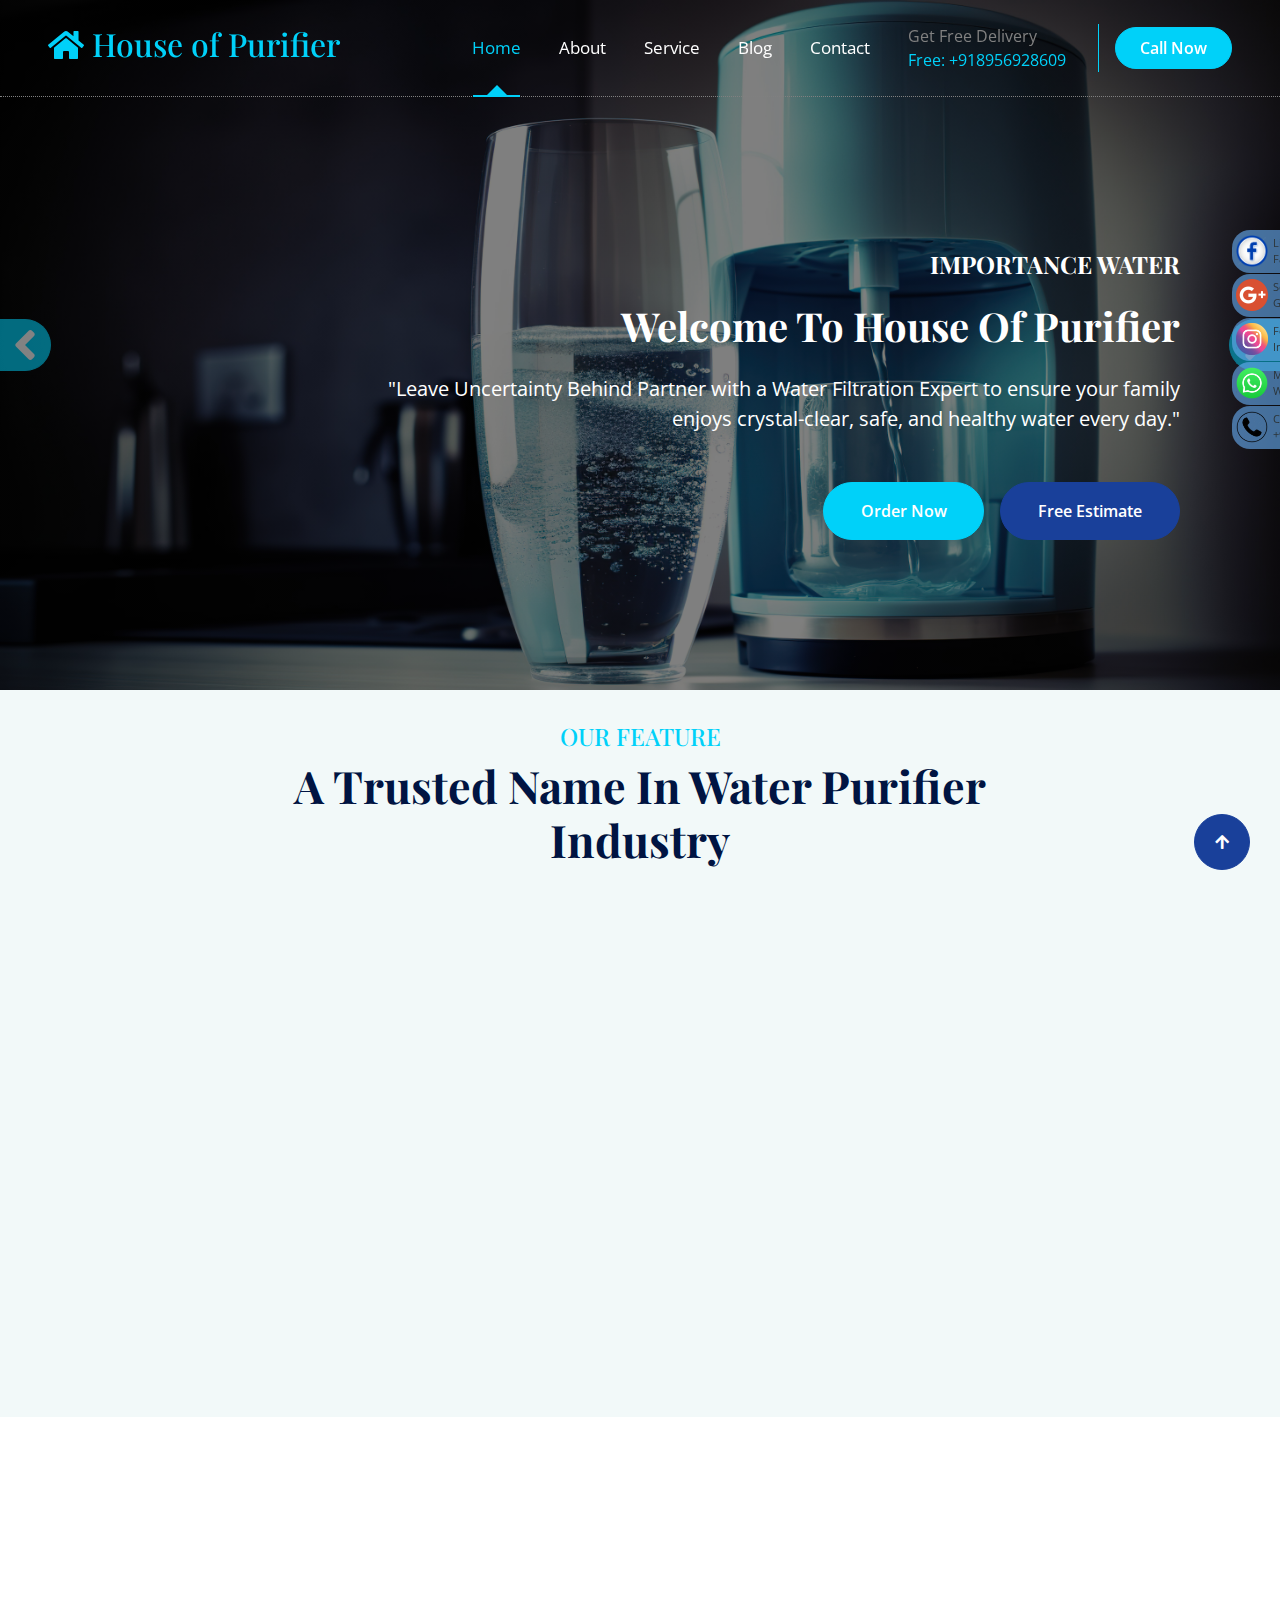
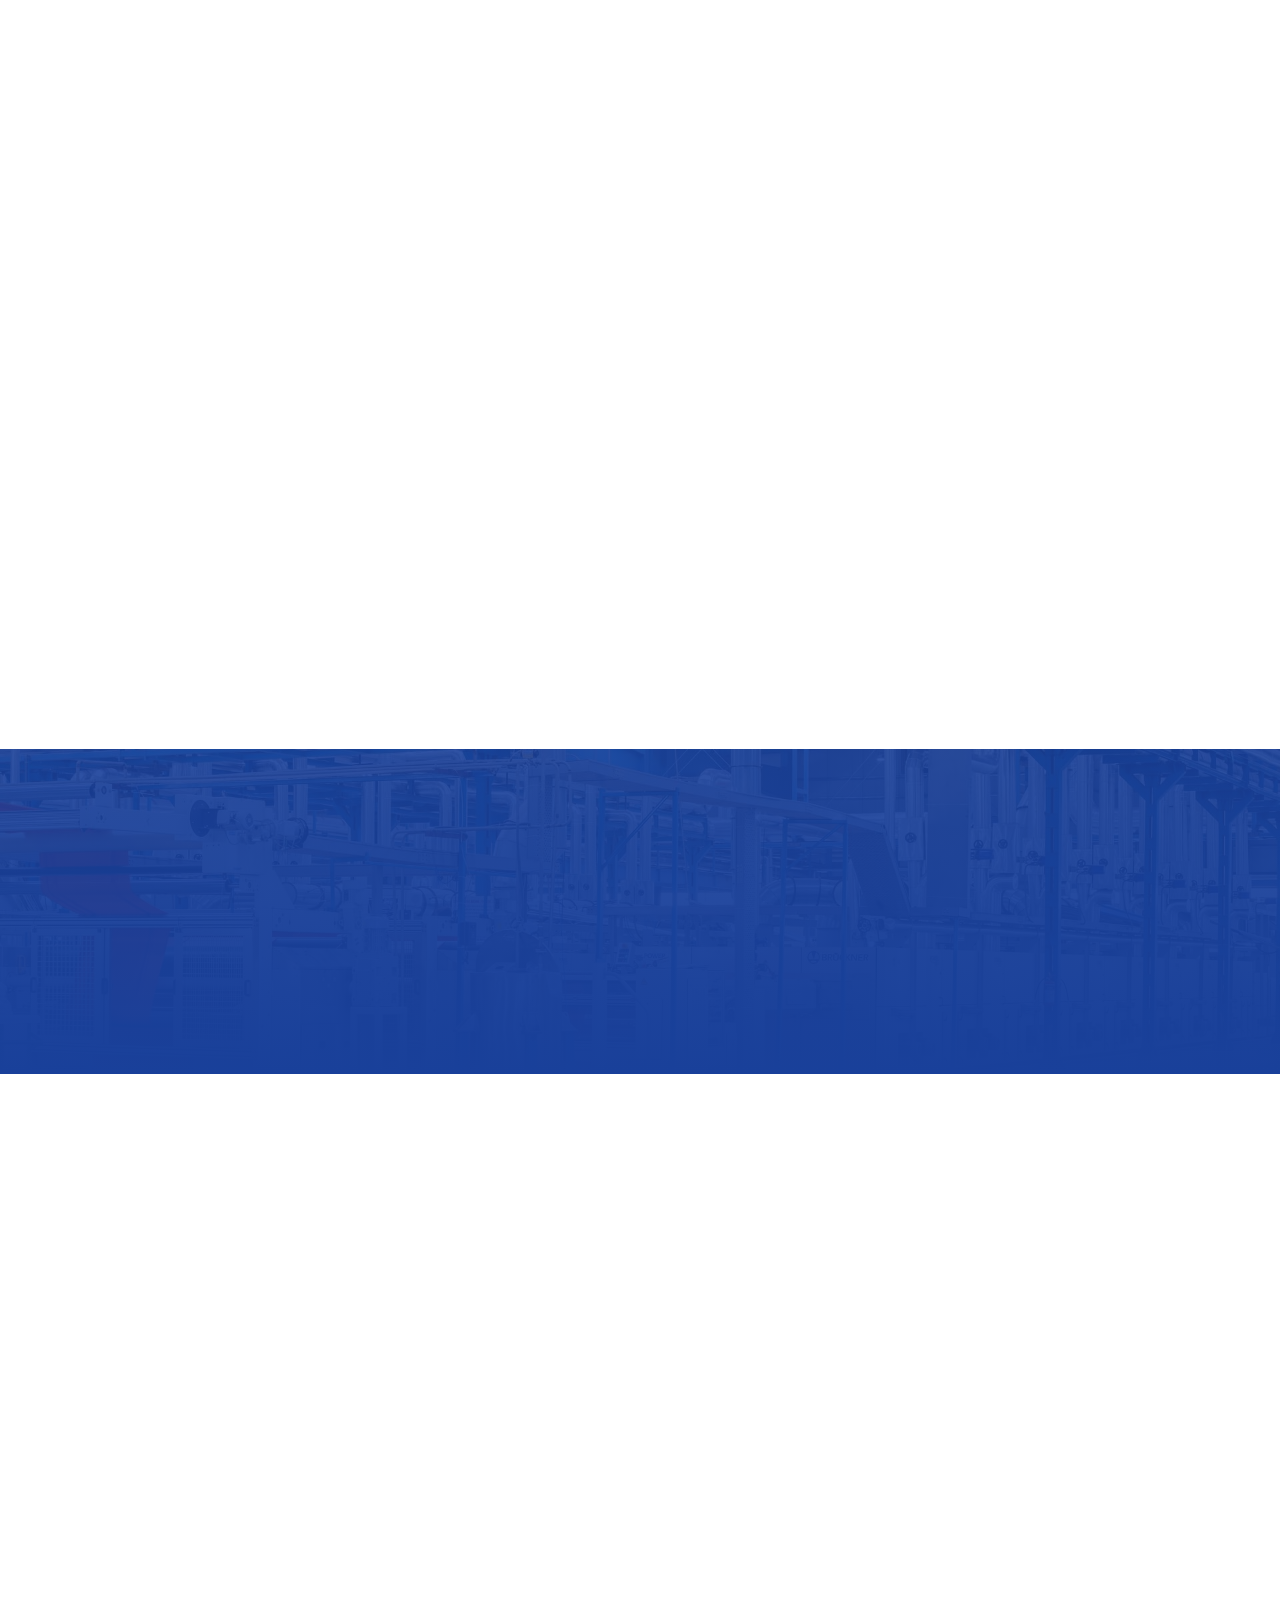
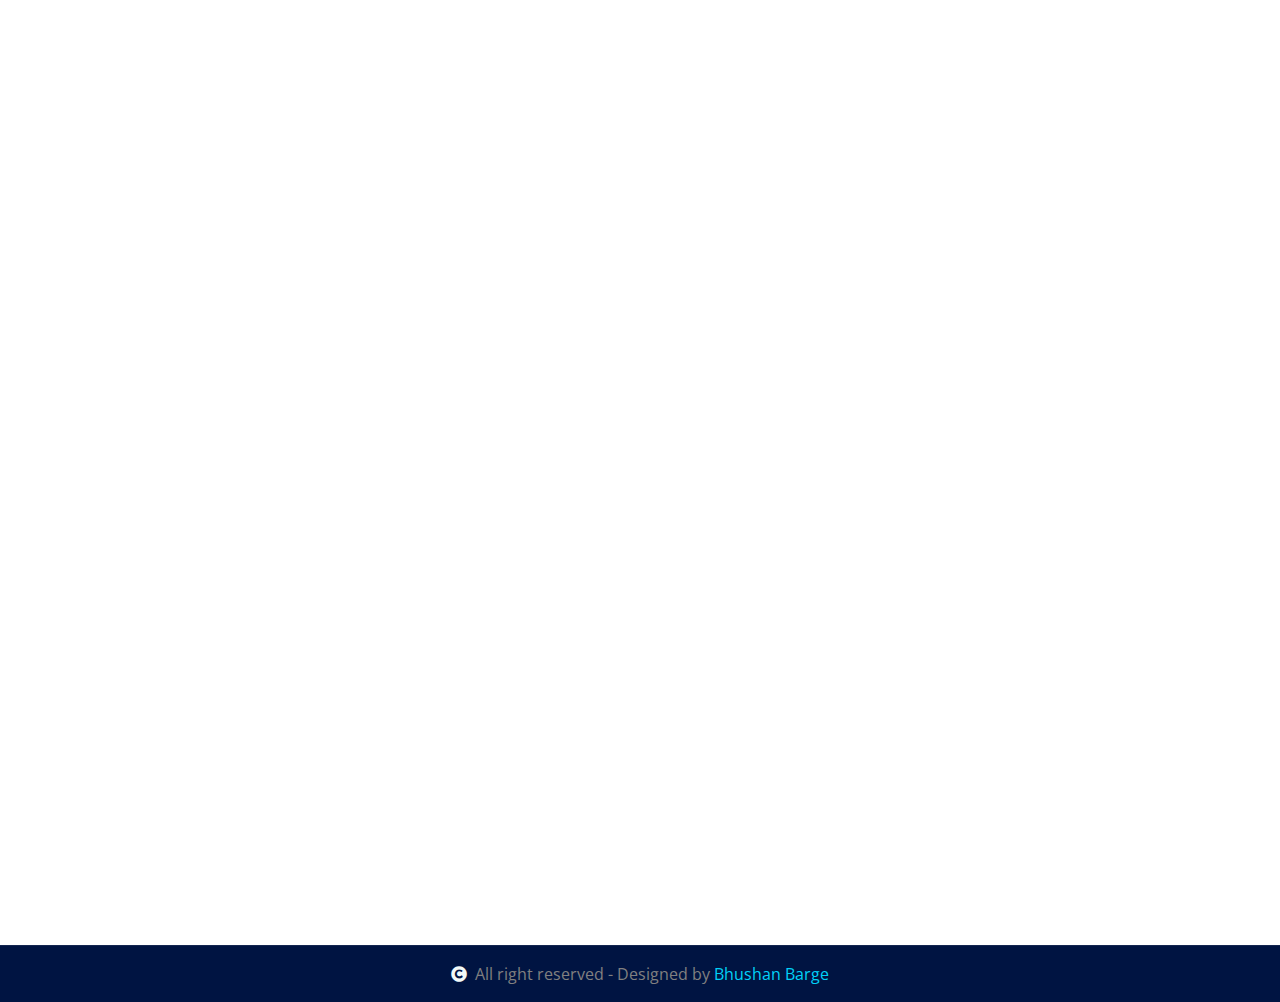
<file: index.html>
<!DOCTYPE html>
<html lang="en">

    <head>
        <meta charset="utf-8">
        <title>House of Purifier</title>
        <meta content="width=device-width, initial-scale=1.0" name="viewport">
        <meta content="" name="keywords">
        <meta content="" name="description">

        <!-- Google Web Fonts -->
        <link rel="preconnect" href="https://fonts.googleapis.com">
        <link rel="preconnect" href="https://fonts.gstatic.com" crossorigin>
        <link href="https://fonts.googleapis.com/css2?family=Open+Sans:ital,wdth,wght@0,75..100,300..800;1,75..100,300..800&family=Playfair+Display:ital,wght@0,400..900;1,400..900&display=swap" rel="stylesheet"> 

        <!-- Icon Font Stylesheet -->
        <link rel="stylesheet" href="https://use.fontawesome.com/releases/v5.15.4/css/all.css"/>
        <link href="https://cdn.jsdelivr.net/npm/bootstrap-icons@1.4.1/font/bootstrap-icons.css" rel="stylesheet">

        <!-- Libraries Stylesheet -->
        <link href="lib/animate/animate.min.css" rel="stylesheet">
        <link href="lib/owlcarousel/assets/owl.carousel.min.css" rel="stylesheet">


        <!-- Customized Bootstrap Stylesheet -->
        <link href="css/bootstrap.min.css" rel="stylesheet">

        <!-- Template Stylesheet -->
        <link href="css/style.css" rel="stylesheet">
        <style>
            .home{
                color: var(--bs-primary) !important;
            }
        </style>
    </head>

    <body>

        <!-- Spinner Start -->
        <div id="spinner" class="show bg-white position-fixed translate-middle w-100 vh-100 top-50 start-50 d-flex align-items-center justify-content-center">
            <div class="spinner-border text-primary" style="width: 3rem; height: 3rem;" role="status">
                <span class="sr-only">Loading...</span>
            </div>
        </div>
        <!-- Spinner End -->

        <!-- Navbar & Hero Start -->
        <div class="container-fluid position-relative p-0">
        <!-- Navbar -->
        <script>
            fetch('./navbar/navbar.html') 
            .then(response => response.text())
            .then(data => {
            document.getElementById('navbarContainer').innerHTML = data;
                });
        </script>
            <div id="navbarContainer"></div>
        <!-- Navbar -->

            <!-- Carousel Start -->
            <div class="carousel-header">
                <div id="carouselId" class="carousel slide" data-bs-ride="carousel">
                    <ol class="carousel-indicators">
                        <li data-bs-target="#carouselId" data-bs-slide-to="0" class="active"></li>
                        <li data-bs-target="#carouselId" data-bs-slide-to="1"></li>
                        <li data-bs-target="#carouselId" data-bs-slide-to="2"></li>
                    </ol>
                    <div class="carousel-inner" role="listbox">
                        <div class="carousel-item active">
                            <img src="img/banner6.jpg" class="img-fluid w-100" alt="Image"style="height: 690px !important">
                            <div class="carousel-caption-1">
                                <div class="carousel-caption-1-content" style="max-width: 900px;">
                                    <h4 class="text-white text-uppercase fw-bold mb-4 fadeInLeft animated" data-animation="fadeInLeft" data-delay="1s" style="animation-delay: 1s;" style="letter-spacing: 3px;">Importance Water</h4>
                                    <h3 class="display-4 text-capitalize text-white mb-4 fadeInLeft animated" data-animation="fadeInLeft" data-delay="1.3s" style="animation-delay: 1.3s;">Welcome To House Of Purifier</h3>
                                    <p class="mb-5 fs-5 text-white fadeInLeft animated" data-animation="fadeInLeft" data-delay="1.5s" style="animation-delay: 1.5s;">"Leave Uncertainty Behind Partner with a Water Filtration Expert to ensure your family enjoys crystal-clear, safe, and healthy water every day."
                                    </p>
                                    <div class="carousel-caption-1-content-btn fadeInLeft animated" data-animation="fadeInLeft" data-delay="1.7s" style="animation-delay: 1.7s;">
                                        <a class="btn btn-primary rounded-pill flex-shrink-0 py-3 px-5 me-2" href="#">Order Now</a>
                                        <a class="btn btn-secondary rounded-pill flex-shrink-0 py-3 px-5 ms-2" href="#">Free Estimate</a>
                                    </div>
                                </div>
                            </div>
                        </div>
                        <div class="carousel-item">
                            <img src="img/banner(2).jpg" class="img-fluid w-100" alt="Image" style="height: 690px !important">
                            <div class="carousel-caption-2">
                                <div class="carousel-caption-2-content" style="max-width: 900px;">
                                    <h4 class="text-white text-uppercase fw-bold mb-4 fadeInRight animated" data-animation="fadeInRight" data-delay="1s" style="animation-delay: 1s;" style="letter-spacing: 3px;">Importance Water</h4>
                                    <h3 class="display-4 text-capitalize text-white mb-4 fadeInRight animated" data-animation="fadeInRight" data-delay="1.3s" style="animation-delay: 1.3s;">Welcome To House Of Purifier</h3>
                                    <p class="mb-5 fs-5 text-white fadeInRight animated" data-animation="fadeInRight" data-delay="1.5s" style="animation-delay: 1.5s;">"Leave Uncertainty Behind Partner with a Water Filtration Expert to ensure your family enjoys crystal-clear, safe, and healthy water every day."
                                    </p>
                                    <div class="carousel-caption-2-content-btn fadeInRight animated" data-animation="fadeInRight" data-delay="1.7s" style="animation-delay: 1.7s;">
                                        <a class="btn btn-primary rounded-pill flex-shrink-0 py-3 px-5 me-2" href="#">Order Now</a>
                                        <a class="btn btn-secondary rounded-pill flex-shrink-0 py-3 px-5 ms-2" href="#">Free Estimate</a>
                                    </div>
                                </div>
                            </div>
                        </div>
                    </div>
                    <button class="carousel-control-prev" type="button" data-bs-target="#carouselId" data-bs-slide="prev">
                        <span class="carousel-control-prev-icon btn btn-primary fadeInLeft animated" aria-hidden="true" data-animation="fadeInLeft" data-delay="1.1s" style="animation-delay: 1.3s;"> <i class="fa fa-angle-left fa-3x"></i></span>
                        <span class="visually-hidden">Previous</span>
                    </button>
                    <button class="carousel-control-next" type="button" data-bs-target="#carouselId" data-bs-slide="next">
                        <span class="carousel-control-next-icon btn btn-primary fadeInRight animated" aria-hidden="true" data-animation="fadeInLeft" data-delay="1.1s" style="animation-delay: 1.3s;"><i class="fa fa-angle-right fa-3x"></i></span>
                        <span class="visually-hidden">Next</span>
                    </button>
                </div>
            </div>
            <!-- Carousel End -->
        </div>
        <!-- Navbar & Hero End -->

        <!-- Modal Search Start -->
        <div class="modal fade" id="searchModal" tabindex="-1" aria-labelledby="exampleModalLabel" aria-hidden="true">
            <div class="modal-dialog modal-fullscreen">
                <div class="modal-content rounded-0">
                    <div class="modal-header">
                        <h4 class="modal-title mb-0" id="exampleModalLabel">Search by keyword</h4>
                        <button type="button" class="btn-close" data-bs-dismiss="modal" aria-label="Close"></button>
                    </div>
                    <div class="modal-body d-flex align-items-center">
                        <div class="input-group w-75 mx-auto d-flex">
                            <input type="search" class="form-control p-3" placeholder="keywords" aria-describedby="search-icon-1">
                            <span id="search-icon-1" class="input-group-text btn border p-3"><i class="fa fa-search text-white"></i></span>
                        </div>
                    </div>
                </div>
            </div>
        </div>
        <!-- Modal Search End -->

        <!-- feature Start -->
        <div class="container-fluid feature bg-light py-3">
            <div class="container py-3">
                <div class="text-center mx-auto pb-5 wow fadeInUp" data-wow-delay="0.2s" style="max-width: 800px;">
                    <h4 class="text-uppercase text-primary">Our Feature</h4>
                    <h3 class="display-3 text-capitalize mb-3">A Trusted Name In Water Purifier Industry</h3>
                </div>
                <div class="row g-4">
                    <div class=" col-md-6 col-lg-6 col-xl-3 wow fadeInUp" data-wow-delay="0.2s">
                        <div class="feature-item p-4">
                            <div class="feature-icon mb-3"><i class="fas fa-hand-holding-water text-white fa-3x"></i></div>
                            <a href="#" class="h4 mb-3">Quality Check</a>
                            <p class="mb-3">Performance: Removes key contaminants.
                                Certified: Meets trusted standards.
                                Durability: Reliable design.
                                Ease: Easy to install and maintain.
                                Capacity: Sufficient filtration.</p>
                            <a href="#" class="btn text-secondary">Read More <i class="fa fa-angle-right"></i></a>
                        </div>
                    </div>
                    <div class="col-md-6 col-lg-6 col-xl-3 wow fadeInUp" data-wow-delay="0.4s">
                        <div class="feature-item p-4">
                            <div class="feature-icon mb-3"><i class="fas fa-filter text-white fa-3x"></i></div>
                            <a href="#" class="h4 mb-3">5 Steps Filtration</a>
                            <p class="mb-3">
                                Sediment: Removes dirt and particles.
                                Carbon: Filters chlorine and odors.
                                Ion Exchange: Removes fluoride and softens water.
                                Metal Removal: Eliminates harmful metals.
                                Polishing:pure.
                            </p>
                            <a href="#" class="btn text-secondary">Read More <i class="fa fa-angle-right"></i></a>
                        </div>
                    </div>
                    <div class="col-md-6 col-lg-6 col-xl-3 wow fadeInUp" data-wow-delay="0.6s">
                        <div class="feature-item p-4">
                            <div class="feature-icon mb-3"><i class="fas fa-recycle text-white fa-3x"></i></div>
                            <a href="#" class="h4 mb-3">Composition</a>
                            <p class="mb-3">Our purifiers provide pure, safe, tasty, fresh, clean, healthy, and purest water with advanced RO, UV, and carbon filtration—durable, efficient, pure and reliable daily.</p>
                            <a href="#" class="btn text-secondary">Read More <i class="fa fa-angle-right"></i></a>
                        </div>
                    </div>
                    <div class="col-md-6 col-lg-6 col-xl-3 wow fadeInUp" data-wow-delay="0.8s">
                        <div class="feature-item p-4">
                            <div class="feature-icon mb-3"><i class="fas fa-microscope text-white fa-3x"></i></div>
                            <a href="#" class="h4 mb-3">Lab Control</a>
                            <p class="mb-3">Our purifiers undergo rigorous testing to ensure safety, efficiency, reliability, and consistent performance, delivering pure, clean water for your family.</p>
                            <a href="#" class="btn text-secondary">Read More <i class="fa fa-angle-right"></i></a>
                        </div>
                    </div>
                </div>
            </div>
        </div>
        <!-- feature End -->


        <!-- About Start -->
        <div class="container-fluid about overflow-hidden py-3">
            <div class="container py-3">
                <div class="row g-5">
                    <div class="col-xl-6 wow fadeInLeft" data-wow-delay="0.2s">
                        <div class="about-img rounded h-100">
                            <img src="img/about2.avif" class="img-fluid rounded h-60 w-100" style="object-fit: cover;" alt="">
                            <div class="about-exp"><span>10 Years Experiance</span></div>
                        </div>
                    </div>
                    <!-- code 2 -->
                
                     
                    <!-- code 2 end -->
                    <div class="col-xl-6 wow fadeInRight" data-wow-delay="0.2s">
                        <div class="about-item">
                            <h4 class="text-primary text-uppercase">About Us</h4>
                            <h1 class="display-4 mb-3">The best Ro service has 10 years of experience.</h1>
                            <p class="mb-4">House Of Purifier sells, installs, and repairs water purifiers, mostly Aqua Guard and RO systems. We offer a variety of services to meet our clients' needs, including new water purifier sales, installation and maintenance services, and repair services for all models of Aqua Guard and RO systems.
                            </p>
                            <div class="bg-light rounded p-4 mb-4">
                                <div class="row">
                                    <div class="col-12">
                                        <div class="d-flex">
                                            <div class="pe-4">
                                                <div class="rounded-circle bg-primary d-flex align-items-center justify-content-center" style="width: 80px; height: 80px;"><i class="fas fa-tint text-white fa-2x"></i></div>
                                            </div>
                                            <div class="">
                                                <a href="#" class="h4 d-inline-block mb-3">Satisfied Customer</a>
                                                <p class="mb-0">At House of Purifier, our customers inspire us. Their trust drives us to deliver exceptional quality and care, turning every interaction into a story worth sharing.</p>
                                            </div>
                                        </div>
                                    </div>
                                </div>
                            </div>
                            <div class="bg-light rounded p-4 mb-4">
                                <div class="row">
                                    <div class="col-12">
                                        <div class="d-flex">
                                            <div class="pe-4">
                                                <div class="rounded-circle bg-primary d-flex align-items-center justify-content-center" style="width: 80px; height: 80px;"><i class="fas fa-faucet text-white fa-2x"></i></div>
                                            </div>
                                            <div class="">
                                                <a href="#" class="h4 d-inline-block mb-3">Standard Product</a>
                                                <p class="mb-0"> At House of Purifier, we deliver products that combine quality, reliability, and innovation. Designed to meet your needs and exceed expectations, they make a lasting difference in your life.</p>
                                            </div>
                                        </div>
                                    </div>
                                </div>
                            </div>
                            <a href="#" class="btn btn-secondary rounded-pill py-3 px-5">Read More</a>
                        </div>
                    </div>
                </div>
            </div>
        </div>
        <!-- About End -->


        <!-- Fact Counter -->
        <div class="container-fluid counter py-5">
            <div class="container py-5">
                <div class="row g-5">
                    <div class="col-md-6 col-lg-6 col-xl-3 wow fadeInUp" data-wow-delay="0.2s">
                        <div class="counter-item">
                            <div class="counter-item-icon mx-auto">
                                <i class="fas fa-thumbs-up fa-3x text-white"></i>
                            </div>
                            <h4 class="text-white my-4">Happy Clients</h4>
                            <div class="counter-counting">
                                <span class="text-white fs-2 fw-bold" data-toggle="counter-up">456</span>
                                <span class="h1 fw-bold text-white">+</span>
                            </div>
                        </div>
                    </div>
                    <div class="col-md-6 col-lg-6 col-xl-3 wow fadeInUp" data-wow-delay="0.4s">
                        <div class="counter-item">
                            <div class="counter-item-icon mx-auto">
                                <i class="fas fa-truck fa-3x text-white"></i>
                            </div>
                            <h4 class="text-white my-4">Transport</h4>
                            <div class="counter-counting">
                                <span class="text-white fs-2 fw-bold" data-toggle="counter-up">513</span>
                                <span class="h1 fw-bold text-white">+</span>
                            </div>
                        </div>
                    </div>
                    <div class="col-md-6 col-lg-6 col-xl-3 wow fadeInUp" data-wow-delay="0.6s">
                        <div class="counter-item">
                            <div class="counter-item-icon mx-auto">
                                <i class="fas fa-users fa-3x text-white"></i>
                            </div>
                            <h4 class="text-white my-4">Employees</h4>
                            <div class="counter-counting">
                                <span class="text-white fs-2 fw-bold" data-toggle="counter-up">53</span>
                                <span class="h1 fw-bold text-white">+</span>
                            </div>
                        </div>
                    </div>
                    <div class="col-md-6 col-lg-6 col-xl-3 wow fadeInUp" data-wow-delay="0.8s">
                        <div class="counter-item">
                            <div class="counter-item-icon mx-auto">
                                <i class="fas fa-heart fa-3x text-white"></i>
                            </div>
                            <h4 class="text-white my-4">Years Experiance</h4>
                            <div class="counter-counting">
                                <span class="text-white fs-2 fw-bold" data-toggle="counter-up">17</span>
                                <span class="h1 fw-bold text-white">+</span>
                            </div>
                        </div>
                    </div>
                </div>
            </div>
        </div>
        <!-- Fact Counter -->

        <!-- Service Start -->
        <!-- <div class="container-fluid service bg-light overflow-hidden py-5">
            <div class="container py-5">
                <div class="text-center mx-auto pb-5 wow fadeInUp" data-wow-delay="0.2s" style="max-width: 800px;">
                    <h4 class="text-uppercase text-primary">Our Service</h4>
                    <h1 class="display-3 text-capitalize mb-3">Protect Your Family with Best Water</h1>
                </div>
                <div class="row gx-0 gy-4 align-items-center">
                    <div class="col-lg-6 col-xl-4 wow fadeInLeft" data-wow-delay="0.2s">
                        <div class="service-item rounded p-4 mb-4">
                            <div class="row">
                                <div class="col-12">
                                    <div class="d-flex">
                                        <div class="service-content text-end">
                                            <a href="#" class="h4 d-inline-block mb-3">Residential Waters</a>
                                            <p class="mb-0">Lorem, ipsum dolor sit amet consectetur adipisicing elit. Quas provident maiores quisquam.</p>
                                        </div>
                                        <div class="ps-4">
                                            <div class="service-btn"><i class="fas fa-hand-holding-water text-white fa-2x"></i></div>
                                        </div>
                                    </div>
                                </div>
                            </div>
                        </div>
                        <div class="service-item rounded p-4 mb-4">
                            <div class="row">
                                <div class="col-12">
                                    <div class="d-flex">
                                        <div class="service-content text-end">
                                            <a href="#" class="h4 d-inline-block mb-3">Commercial Waters</a>
                                            <p class="mb-0">Lorem, ipsum dolor sit amet consectetur adipisicing elit. Quas provident maiores quisquam.</p>
                                        </div>
                                        <div class="ps-4">
                                            <div class="service-btn"><i class="fas fa-dumpster-fire text-white fa-2x"></i></div>
                                        </div>
                                    </div>
                                </div>
                            </div>
                        </div>
                        <div class="service-item rounded p-4 mb-0">
                            <div class="row">
                                <div class="col-12">
                                    <div class="d-flex">
                                        <div class="service-content text-end">
                                            <a href="#" class="h4 d-inline-block mb-3">Filtration Plants</a>
                                            <p class="mb-0">Lorem, ipsum dolor sit amet consectetur adipisicing elit. Quas provident maiores quisquam.</p>
                                        </div>
                                        <div class="ps-4">
                                            <div class="service-btn"><i class="fas fa-filter text-white fa-2x"></i></div>
                                        </div>
                                    </div>
                                </div>
                            </div>
                        </div>
                    </div>
                    <div class="col-lg-6 col-xl-4 wow fadeInUp" data-wow-delay="0.3s">
                        <div class="bg-transparent">
                            <img src="img/water.png" class="img-fluid w-100" alt="">
                        </div>
                    </div>
                    <div class="col-lg-6 col-xl-4 wow fadeInRight" data-wow-delay="0.2s">
                        <div class="service-item rounded p-4 mb-4">
                            <div class="row">
                                <div class="col-12">
                                    <div class="d-flex">
                                        <div class="pe-4">
                                            <div class="service-btn"><i class="fas fa-assistive-listening-systems text-white fa-2x"></i></div>
                                        </div>
                                        <div class="service-content">
                                            <a href="#" class="h4 d-inline-block mb-3">Water Softening</a>
                                            <p class="mb-0">Lorem, ipsum dolor sit amet consectetur adipisicing elit. Quas provident maiores quisquam.</p>
                                        </div>
                                    </div>
                                </div>
                            </div>
                        </div>
                        <div class="service-item rounded p-4 mb-4">
                            <div class="row">
                                <div class="col-12">
                                    <div class="d-flex">
                                        <div class="pe-4">
                                            <div class="service-btn"><i class="fas fa-recycle text-white fa-2x"></i></div>
                                        </div>
                                        <div class="service-content">
                                            <a href="#" class="h4 d-inline-block mb-3">Market Research</a>
                                            <p class="mb-0">Lorem, ipsum dolor sit amet consectetur adipisicing elit. Quas provident maiores quisquam.</p>
                                        </div>
                                    </div>
                                </div>
                            </div>
                        </div>
                        <div class="service-item rounded p-4 mb-0">
                            <div class="row">
                                <div class="col-12">
                                    <div class="d-flex">
                                        <div class="pe-4">
                                            <div class="service-btn"><i class="fas fa-project-diagram text-white fa-2x"></i></div>
                                        </div>
                                        <div class="service-content">
                                            <a href="#" class="h4 d-inline-block mb-3">Project Planning</a>
                                            <p class="mb-0">Lorem, ipsum dolor sit amet consectetur adipisicing elit. Quas provident maiores quisquam.</p>
                                        </div>
                                    </div>
                                </div>
                            </div>
                        </div>
                    </div>
                </div>
            </div>
        </div> -->
        <!-- Service End -->


        <!-- Products Start -->
        <!-- <div class="container-fluid product py-5">
            <div class="container py-5">
                <div class="text-center mx-auto pb-5 wow fadeInUp" data-wow-delay="0.2s" style="max-width: 800px;">
                    <h4 class="text-uppercase text-primary">Our Products</h4>
                    <h1 class="display-3 text-capitalize mb-3">We Deliver Best Quality Bottle Packs.</h1>
                </div>
                <div class="row g-4 justify-content-center">
                    <div class="col-lg-6 col-xl-4 wow fadeInUp" data-wow-delay="0.2s">
                        <div class="product-item">
                            <img src="img/product-3.png" class="img-fluid w-100 rounded-top"  alt="Image">
                            <div class="product-content bg-light text-center rounded-bottom p-4">
                                <p>2L 1 Bottle</p>
                                <a href="#" class="h4 d-inline-block mb-3">Mineral Water Bottle</a>
                                <p class="fs-4 text-primary mb-3">$35:00</p>
                                <a href="#" class="btn btn-secondary rounded-pill py-2 px-4">Read More</a>
                            </div>
                        </div>
                    </div>
                    <div class="col-lg-6 col-xl-4 wow fadeInUp" data-wow-delay="0.4s">
                        <div class="product-item">
                            <img src="img/product-2.png" class="img-fluid w-100 rounded-top"  alt="Image">
                            <div class="product-content bg-light text-center rounded-bottom p-4">
                                <p>4L 2 Bottles</p>
                                <a href="#" class="h4 d-inline-block mb-3">RO Water Bottle</a>
                                <p class="fs-4 text-primary mb-3">$70:00</p>
                                <a href="#" class="btn btn-secondary rounded-pill py-2 px-4">Read More</a>
                            </div>
                        </div>
                    </div>
                    <div class="col-lg-6 col-xl-4 wow fadeInUp" data-wow-delay="0.6s">
                        <div class="product-item">
                            <img src="img/product-1.png" class="img-fluid w-100 rounded-top"  alt="Image">
                            <div class="product-content bg-light text-center rounded-bottom p-4">
                                <p>6L 3 Bottles</p>
                                <a href="#" class="h4 d-inline-block mb-3">UV Water Bottle</a>
                                <p class="fs-4 text-primary mb-3">$100:00</p>
                                <a href="#" class="btn btn-secondary rounded-pill py-2 px-4">Read More</a>
                            </div>
                        </div>
                    </div>
                </div>
            </div>
        </div> -->
        <!-- Products End -->


        <!-- Blog Start -->
        <!-- <div class="container-fluid blog pb-5">
            <div class="container pb-5">
                <div class="text-center mx-auto pb-5 wow fadeInUp" data-wow-delay="0.2s" style="max-width: 800px;">
                    <h4 class="text-uppercase text-primary">Our Blog</h4>
                    <h1 class="display-3 text-capitalize mb-3">Latest Blog & News</h1>
                </div>
                <div class="row g-4 justify-content-center">
                    <div class="col-lg-6 col-xl-4 wow fadeInUp" data-wow-delay="0.2s">
                        <div class="blog-item">
                            <div class="blog-img">
                                <img src="img/blog-1.jpg" class="img-fluid rounded-top w-100" alt="">
                                <div class="blog-date px-4 py-2"><i class="fa fa-calendar-alt me-1"></i> Jan 12 2025</div>
                            </div>
                            <div class="blog-content rounded-bottom p-4">
                                <a href="#" class="h4 d-inline-block mb-3">Lorem ipsum dolor sit amet consectetur adipisicing elit. Unde</a>
                                <p>Lorem ipsum dolor sit amet consectetur adipisicing elit. Vel, officiis?</p>
                                <a href="#" class="fw-bold text-secondary">Read More <i class="fa fa-angle-right"></i></a>
                            </div>
                        </div>
                    </div>
                    <div class="col-lg-6 col-xl-4 wow fadeInUp" data-wow-delay="0.4s">
                        <div class="blog-item">
                            <div class="blog-img">
                                <img src="img/blog-2.jpg" class="img-fluid rounded-top w-100" alt="">
                                <div class="blog-date px-4 py-2"><i class="fa fa-calendar-alt me-1"></i> Jan 12 2025</div>
                            </div>
                            <div class="blog-content rounded-bottom p-4">
                                <a href="#" class="h4 d-inline-block mb-3">Lorem ipsum dolor sit amet consectetur adipisicing elit. Unde</a>
                                <p>Lorem ipsum dolor sit amet consectetur adipisicing elit. Vel, officiis?</p>
                                <a href="#" class="fw-bold text-secondary">Read More <i class="fa fa-angle-right"></i></a>
                            </div>
                        </div>
                    </div>
                    <div class="col-lg-6 col-xl-4 wow fadeInUp" data-wow-delay="0.6s">
                        <div class="blog-item">
                            <div class="blog-img">
                                <img src="img/blog-3.jpg" class="img-fluid rounded-top w-100" alt="">
                                <div class="blog-date px-4 py-2"><i class="fa fa-calendar-alt me-1"></i> Jan 12 2025</div>
                            </div>
                            <div class="blog-content rounded-bottom p-4">
                                <a href="#" class="h4 d-inline-block mb-3">Lorem ipsum dolor sit amet consectetur adipisicing elit. Unde</a>
                                <p>Lorem ipsum dolor sit amet consectetur adipisicing elit. Vel, officiis?</p>
                                <a href="#" class="fw-bold text-secondary">Read More <i class="fa fa-angle-right"></i></a>
                            </div>
                        </div>
                    </div>
                </div>
            </div>
        </div> -->
        <!-- Blog End -->


        <!-- Team Start --> 
        <div class="container-fluid team pb-4 mt-4">
            <div class="container pb-2">
                <div class="text-center mx-auto pb-3 wow fadeInUp" data-wow-delay="0.2s" style="max-width: 800px;">
                    <h4 class="text-uppercase text-primary">Our Team</h4>
                    <h1 class="display-3 text-capitalize mb-3">What is Really seo & How Can I Use It?</h1>
                </div>
                <div class="row g-4">
                    <div class="col-md-6 col-lg-6 col-xl-3 wow fadeInUp" data-wow-delay="0.2s">
                        <div class="team-item p-4">
                            <div class="team-inner rounded">
                                <div class="team-img">
                                    <img src="img/clientrev1.jpeg" class="img-fluid rounded-top w-100" alt="Image">
                                    <div class="team-share">
                                        <a class="btn btn-secondary btn-md-square rounded-pill text-white mx-1" href=""><i class="fas fa-share-alt"></i></a>
                                    </div>
                                    <div class="team-icon rounded-pill py-2 px-2">
                                        <a class="btn btn-secondary btn-sm-square rounded-pill mx-1" href=""><i class="fab fa-facebook-f"></i></a>
                                        <a class="btn btn-secondary btn-sm-square rounded-pill me-1" href=""><i class="fab fa-twitter"></i></a>
                                        <a class="btn btn-secondary btn-sm-square rounded-pill me-1" href=""><i class="fab fa-linkedin-in"></i></a>
                                        <a class="btn btn-secondary btn-sm-square rounded-pill me-1" href=""><i class="fab fa-instagram"></i></a>
                                    </div>
                                </div>
                                <div class="bg-light rounded-bottom text-center py-4">
                                    <h4 class="mb-3">Hard Branots</h4>
                                    <p class="mb-0">CEO & Founder</p>
                                </div>
                            </div>
                        </div>
                    </div>
                    <div class="col-md-6 col-lg-6 col-xl-3 wow fadeInUp" data-wow-delay="0.4s">
                        <div class="team-item p-4">
                            <div class="team-inner rounded">
                                <div class="team-img">
                                    <img src="img/clientrev1.jpeg" class="img-fluid rounded-top w-100" alt="Image">
                                    <div class="team-share">
                                        <a class="btn btn-secondary btn-md-square rounded-pill text-white mx-1" href=""><i class="fas fa-share-alt"></i></a>
                                    </div>
                                    <div class="team-icon rounded-pill py-2 px-2">
                                        <a class="btn btn-secondary btn-sm-square rounded-pill mx-1" href=""><i class="fab fa-facebook-f"></i></a>
                                        <a class="btn btn-secondary btn-sm-square rounded-pill me-1" href=""><i class="fab fa-twitter"></i></a>
                                        <a class="btn btn-secondary btn-sm-square rounded-pill me-1" href=""><i class="fab fa-linkedin-in"></i></a>
                                        <a class="btn btn-secondary btn-sm-square rounded-pill me-1" href=""><i class="fab fa-instagram"></i></a>
                                    </div>
                                </div>
                                <div class="bg-light rounded-bottom text-center py-4">
                                    <h4 class="mb-3">Hard Branots</h4>
                                    <p class="mb-0">CEO & Founder</p>
                                </div>
                            </div>
                        </div>
                    </div>
                    <div class="col-md-6 col-lg-6 col-xl-3 wow fadeInUp" data-wow-delay="0.6s">
                        <div class="team-item p-4">
                            <div class="team-inner rounded">
                                <div class="team-img">
                                    <img src="img/clientrev1.jpeg" class="img-fluid rounded-top w-100" alt="Image">
                                    <div class="team-share">
                                        <a class="btn btn-secondary btn-md-square rounded-pill text-white mx-1" href=""><i class="fas fa-share-alt"></i></a>
                                    </div>
                                    <div class="team-icon rounded-pill py-2 px-2">
                                        <a class="btn btn-secondary btn-sm-square rounded-pill mx-1" href=""><i class="fab fa-facebook-f"></i></a>
                                        <a class="btn btn-secondary btn-sm-square rounded-pill me-1" href=""><i class="fab fa-twitter"></i></a>
                                        <a class="btn btn-secondary btn-sm-square rounded-pill me-1" href=""><i class="fab fa-linkedin-in"></i></a>
                                        <a class="btn btn-secondary btn-sm-square rounded-pill me-1" href=""><i class="fab fa-instagram"></i></a>
                                    </div>
                                </div>
                                <div class="bg-light rounded-bottom text-center py-4">
                                    <h4 class="mb-3">Hard Branots</h4>
                                    <p class="mb-0">CEO & Founder</p>
                                </div>
                            </div>
                        </div>
                    </div>
                    <div class="col-md-6 col-lg-6 col-xl-3 wow fadeInUp" data-wow-delay="0.8s">
                        <div class="team-item p-4">
                            <div class="team-inner rounded">
                                <div class="team-img">
                                    <img src="img/clientrev1.jpeg" class="img-fluid rounded-top w-100" alt="Image">
                                    <div class="team-share">
                                        <a class="btn btn-secondary btn-md-square rounded-pill text-white mx-1" href=""><i class="fas fa-share-alt"></i></a>
                                    </div>
                                    <div class="team-icon rounded-pill py-2 px-2">
                                        <a class="btn btn-secondary btn-sm-square rounded-pill mx-1" href=""><i class="fab fa-facebook-f"></i></a>
                                        <a class="btn btn-secondary btn-sm-square rounded-pill me-1" href=""><i class="fab fa-twitter"></i></a>
                                        <a class="btn btn-secondary btn-sm-square rounded-pill me-1" href=""><i class="fab fa-linkedin-in"></i></a>
                                        <a class="btn btn-secondary btn-sm-square rounded-pill me-1" href=""><i class="fab fa-instagram"></i></a>
                                    </div>
                                </div>
                                <div class="bg-light rounded-bottom text-center py-4">
                                    <h4 class="mb-3">Hard Branots</h4>
                                    <p class="mb-0">CEO & Founder</p>
                                </div>
                            </div>
                        </div>
                    </div>
                </div>
            </div>
        </div>
        <!-- Team End -->

        <!-- Testimonial Start -->
        <div class="container-fluid testimonial pb-2">
            <div class="container pb-5">
                <div class="text-center mx-auto pb-3 wow fadeInUp" data-wow-delay="0.2s" style="max-width: 800px;">
                    <h4 class="text-uppercase text-primary">Testimonials</h4>
                    <h1 class="display-3 text-capitalize mb-3">Our clients reviews.</h1>
                </div>
                <div class="owl-carousel testimonial-carousel wow fadeInUp" data-wow-delay="0.3s">
                    <div class="testimonial-item text-center p-4">
                        <p> "Aqua Guard Sale & Ro Repairing Service is a reliable and professional company that offers top-notch services. Their technicians are knowledgeable, and they use genuine spare parts, making them a trustworthy choice for all water purifier needs."
                        </p>
                        <div class="d-flex justify-content-center mb-4">
                            <img src="img/clientrev1.jpeg" class="img-fluid border border-4 border-primary" style="width: 100px; height: 100px; border-radius: 50px;" alt="">
                        </div>
                        <div class="d-block">
                            <h4 class="text-dark">Shilpa Patil</h4>
                            <!-- <p class="m-0 pb-3">Profession</p> -->
                            <div class="d-flex justify-content-center text-secondary">
                                <i class="fas fa-star"></i>
                                <i class="fas fa-star"></i>
                                <i class="fas fa-star"></i>
                                <i class="fas fa-star"></i>
                                <i class="fas fa-star"></i>
                            </div>
                        </div>
                    </div>
                    <div class="testimonial-item text-center p-4">
                        <p> "I highly recommend Aqua Guard Sale & Ro Repairing Service for their exceptional service and expertise in water purifiers. Their technicians are knowledgeable and provide timely and efficient service, ensuring my Aqua Guard system functions optimally."
                        </p>
                        <div class="d-flex justify-content-center mb-4">
                            <img src="img/clientrev1.jpeg" class="img-fluid border border-4 border-primary" style="width: 100px; height: 100px; border-radius: 50px;" alt="">
                        </div>
                        <div class="d-block">
                            <h4 class="text-dark">Balaji Mane</h4>
                            <!-- <p class="m-0 pb-3">Profession</p> -->
                            <div class="d-flex justify-content-center text-secondary">
                                <i class="fas fa-star"></i>
                                <i class="fas fa-star"></i>
                                <i class="fas fa-star"></i>
                                <i class="fas fa-star"></i>
                                <i class="fas fa-star"></i>
                            </div>
                        </div>
                    </div>
                    <div class="testimonial-item text-center p-4">
                        <p>"I am extremely satisfied with jay enterprises Aqua Guard Sale & Ro Repairing Service's prompt and efficient service. Their technicians are knowledgeable and always use genuine spare parts, providing me with peace of mind knowing my water purifier is in good hands."
                        </p>
                        <div class="d-flex justify-content-center mb-4">
                            <img src="img/clientrev1.jpeg" class="img-fluid border border-4 border-primary" style="width: 100px; height: 100px; border-radius: 50px;" alt="">
                        </div>
                        <div class="d-block">
                            <h4 class="text-dark">Amol Adhude</h4>
                            <!-- <p class="m-0 pb-3">Profession</p> -->
                            <div class="d-flex justify-content-center text-secondary">
                                <i class="fas fa-star"></i>
                                <i class="fas fa-star"></i>
                                <i class="fas fa-star"></i>
                                <i class="fas fa-star"></i>
                                <i class="fas fa-star"></i>
                            </div>
                        </div>
                    </div>
                    <!-- <div class="testimonial-item text-center p-4">
                        <p>Lorem ipsum dolor sit amet consectetur, adipisicing elit. Incidunt pariatur officiis quis molestias, sit iure sunt voluptatibus accusantium laboriosam dolore.
                        </p>
                        <div class="d-flex justify-content-center mb-4">
                            <img src="img/clientrev1.jpeg" class="img-fluid border border-4 border-primary" style="width: 100px; height: 100px; border-radius: 50px;" alt="">
                        </div>
                        <div class="d-block">
                            <h4 class="text-dark">Client Name</h4>
                            <p class="m-0 pb-3">Profession</p>
                            <div class="d-flex justify-content-center text-secondary">
                                <i class="fas fa-star"></i>
                                <i class="fas fa-star"></i>
                                <i class="fas fa-star"></i>
                                <i class="fas fa-star"></i>
                                <i class="fas fa-star"></i>
                            </div>
                        </div>
                    </div> -->
                </div>
            </div>
        </div>
        <!-- Testimonial End -->
        <!-- socilal media logo  -->
        <div class="sticky-container">
            <ul class="sticky">
                <li>
                    <img src="./img/facebook.png" width="32" height="32">
                    <p><a href="https://www.facebook.com/codexworld" target="_blank">Like Us on<br>Facebook</a></p>
                </li>
                <li>
                    <img src="./img/gmail.webp" width="32" height="32">
                    <p><a href="https://plus.google.com/codexworld" target="_blank">Search Us on<br>Google+</a></p>
                </li>
                <li>
                    <img src="./img/insta.png" width="32" height="32" style="border-radius: 10px;">
                    <p><a href="https://www.instagram.com/" target="_blank">Follow Us on<br>Instagram</a></p>
                </li>
                <li>
                  <img src="./img/whatsaap (1).png" width="32" height="32" style="border-radius: 10px;">
                  <p><a href="https://www.Whatsapp.com/" target="_blank">Message Us on<br>Whatsapp</a></p>
              </li>
              <li>
                <img src="./img/call.png" width="32" height="32" style="border-radius: 10px;">
                <p><a href="tel:+917020976697" target="_blank">Contact Us on<br>+917020976697</a></p>
            </li>
            </ul>
          </div>
        <!--social media logo -->
        <!-- Footer Start -->
        <script>
            // Fetch and insert footer content
            fetch('./includefooter/footer.html')
                    .then(response => response.text())
                    .then(data => {
                            document.getElementById('footerContainer').innerHTML = data;
                    });
        </script>
        <div id="footerContainer"></div> 
        <!-- Footer End -->
        
        <!-- Copyright Start -->
        <div class="container-fluid copyright py-3">
            <div class="container">
                <div class="row g-4 align-items-center">
                    <div class="col-lg-12 col-md-12 row-cols-sm-6 text-center mb-md-0">
                        <span class="text-body justify-content-center"><a href="#" class=""><i class="fas fa-copyright text-light me-2"></i></a>All right reserved - Designed by  <a href="https://bhushanbarge.github.io/MyPortFolio/"> Bhushan Barge </a></span>
                    </div>

                </div>
            </div>
        </div>
        <!-- Copyright End -->


        <!-- Back to Top -->
        <a href="#" class="btn btn-secondary btn-lg-square rounded-circle back-to-top"><i class="fa fa-arrow-up"></i></a>   

        
    <!-- JavaScript Libraries -->
    <script src="https://ajax.googleapis.com/ajax/libs/jquery/3.6.4/jquery.min.js"></script>
    <script src="https://cdn.jsdelivr.net/npm/bootstrap@5.0.0/dist/js/bootstrap.bundle.min.js"></script>
    <script src="lib/wow/wow.min.js"></script>
    <script src="lib/easing/easing.min.js"></script>
    <script src="lib/waypoints/waypoints.min.js"></script>
    <script src="lib/counterup/counterup.min.js"></script>
    <script src="lib/owlcarousel/owl.carousel.min.js"></script>
    <script>
        document.addEventListener('DOMContentLoaded', () => {
            // Get the current path of the URL
            const path = window.location.pathname;
        
            // Extract the file name from the path
            const fileName = path.substring(path.lastIndexOf('/') + 1);
        
            // Remove the file extension (e.g., .html)
            const fileNameWithoutExtension = fileName.split('.')[0];
        
            // Alert the file name without extension
       //     alert(`Current file name: ${fileNameWithoutExtension}`);
        
            // Select the element with the class name that matches the file name
            const aboutElement = document.querySelector(`.${fileNameWithoutExtension}`);
        
            // Alert the selected element to check
            if (aboutElement) {
              //  alert(aboutElement); // You can check more specific details here
                // Add the 'active' class to it
                aboutElement.classList.add('active');
            } else {
                alert('Element not found');
            }
        });
    </script>

    <!-- Template Javascript -->
    <script src="js/main.js"></script>
    </body>

</html>
</file>
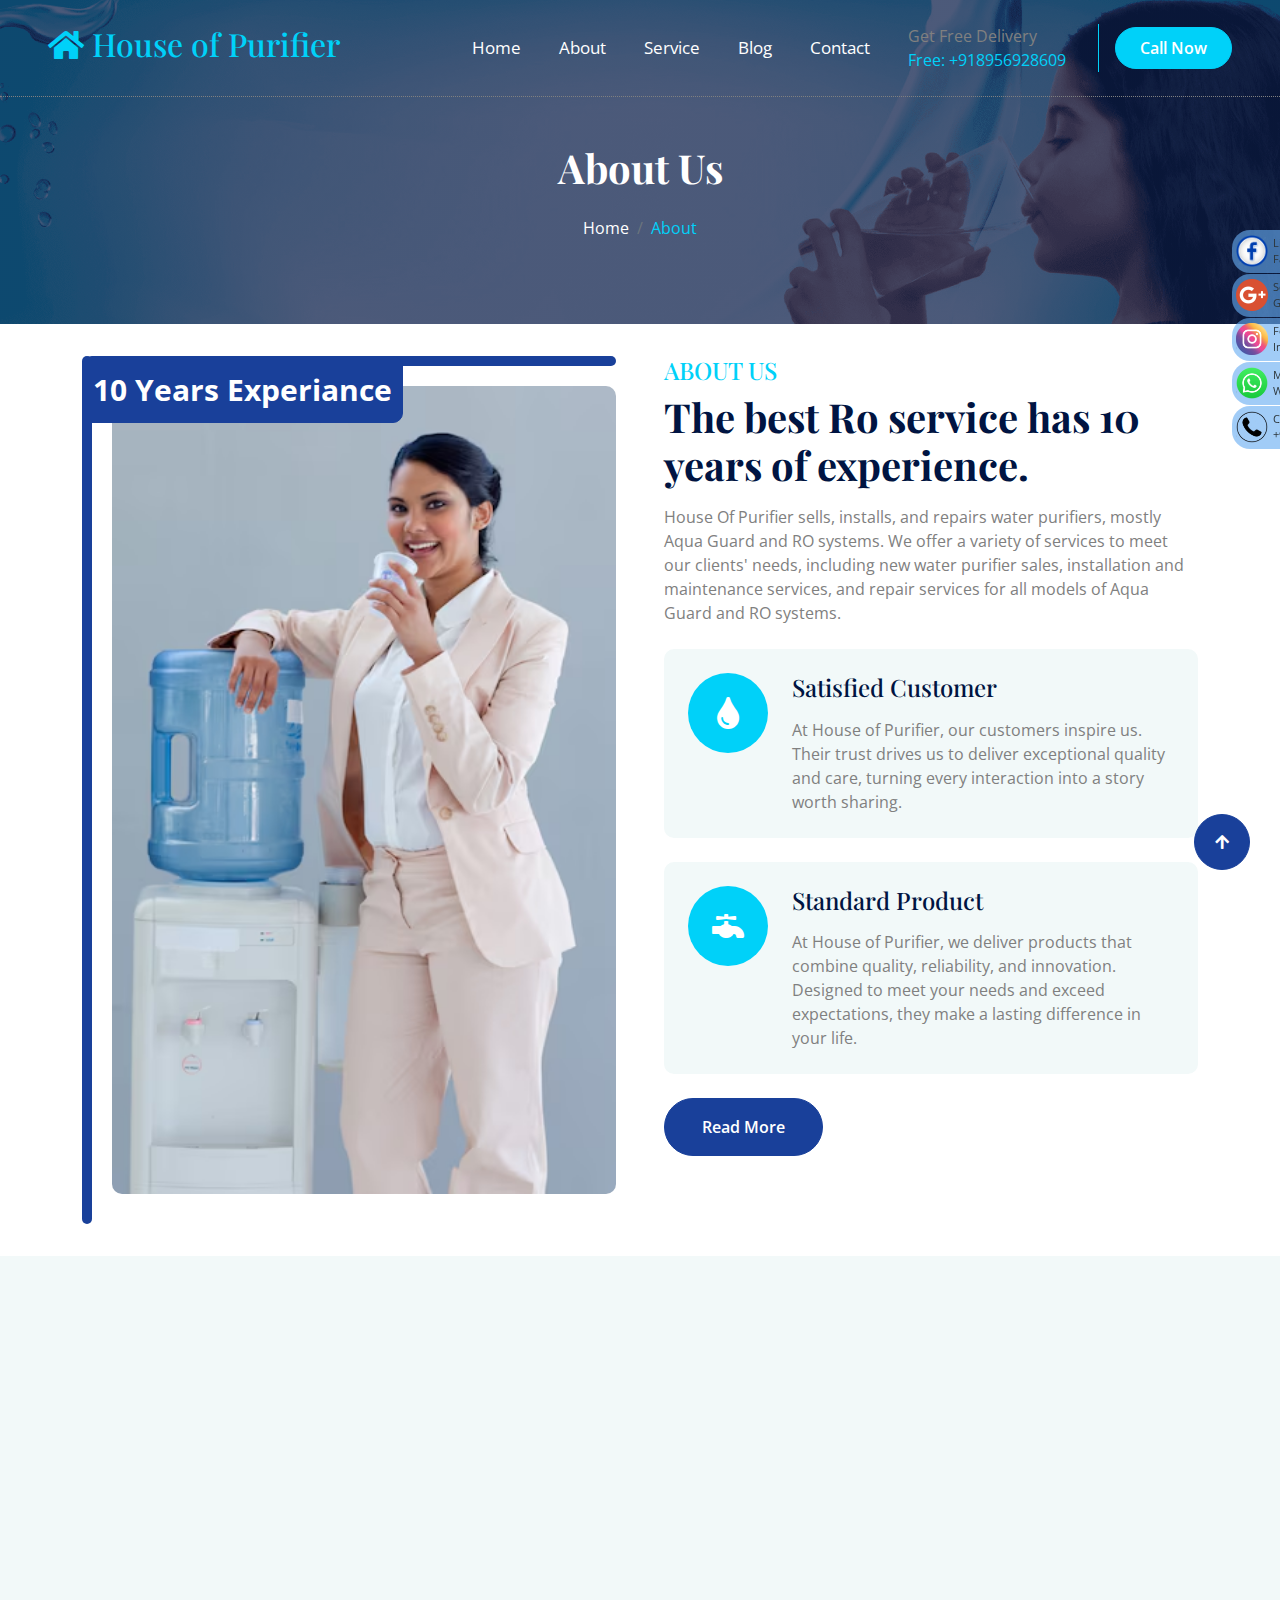
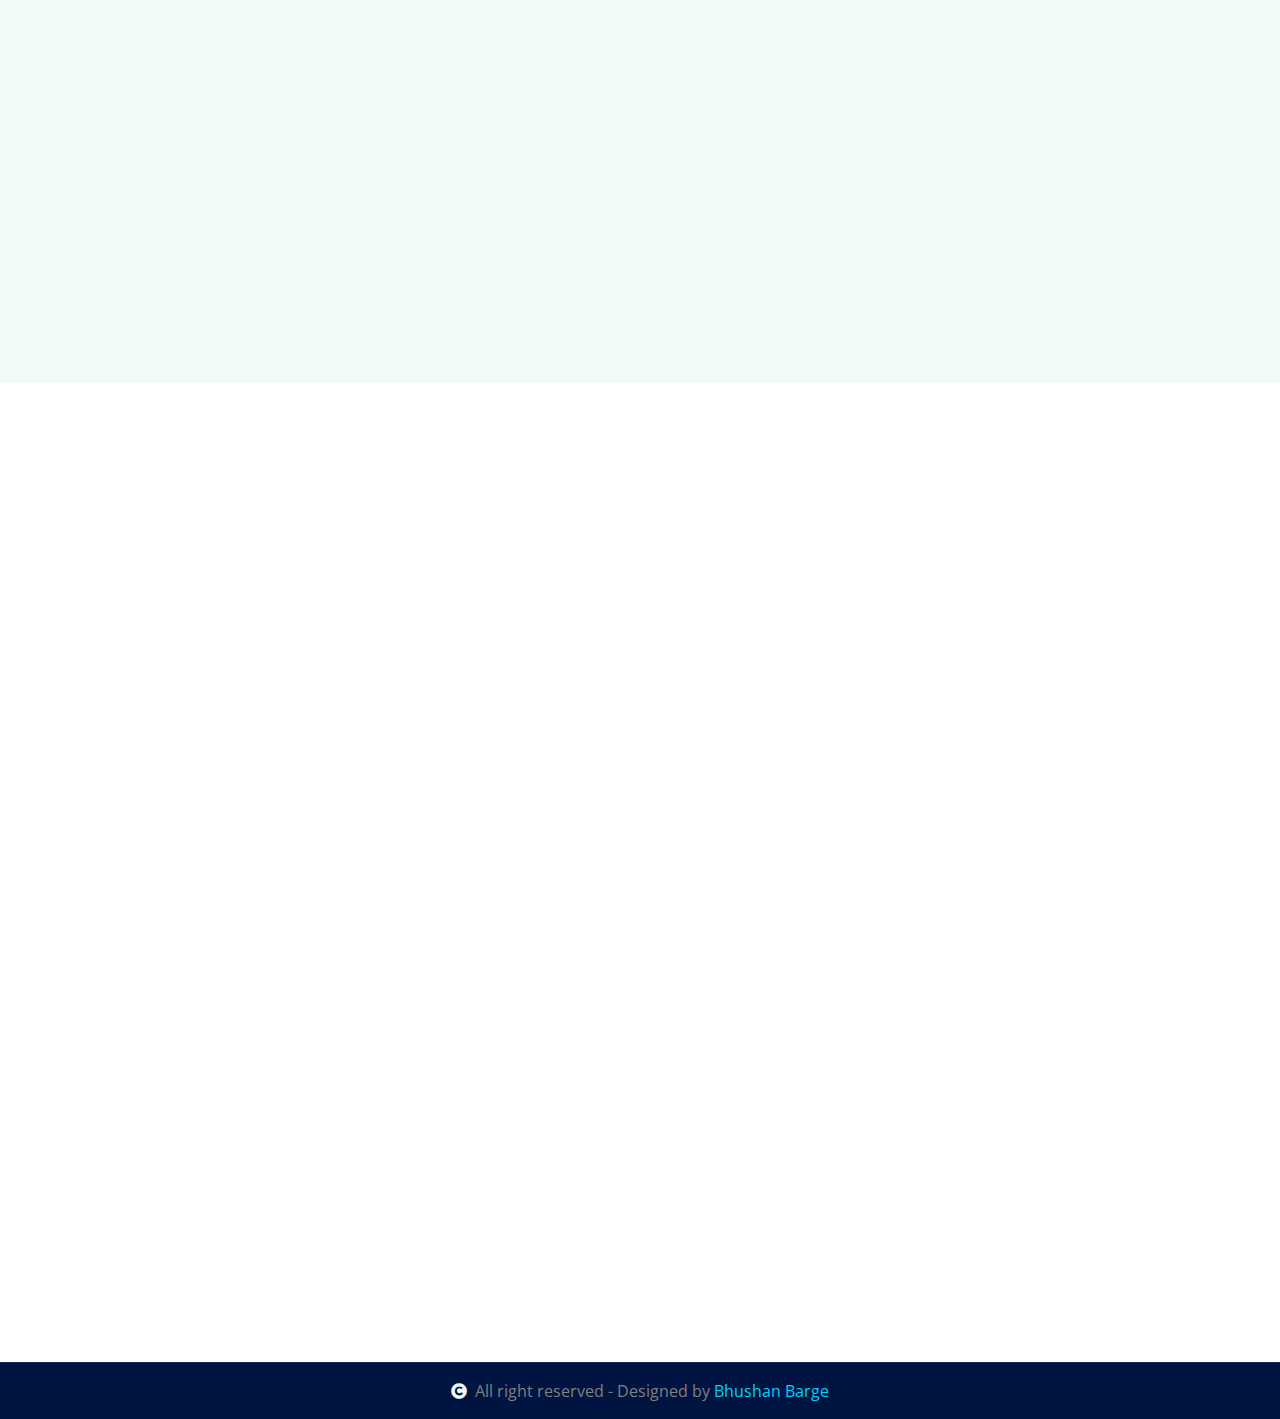
<file: about.html>
<!DOCTYPE html>
<html lang="en">

    <head>
        <meta charset="utf-8">
        <title>House of Purifier</title>
        <meta content="width=device-width, initial-scale=1.0" name="viewport">
        <meta content="" name="keywords">
        <meta content="" name="description">

        <!-- Google Web Fonts -->
        <link rel="preconnect" href="https://fonts.googleapis.com">
        <link rel="preconnect" href="https://fonts.gstatic.com" crossorigin>
        <link href="https://fonts.googleapis.com/css2?family=Open+Sans:ital,wdth,wght@0,75..100,300..800;1,75..100,300..800&family=Playfair+Display:ital,wght@0,400..900;1,400..900&display=swap" rel="stylesheet"> 

        <!-- Icon Font Stylesheet -->
        <link rel="stylesheet" href="https://use.fontawesome.com/releases/v5.15.4/css/all.css"/>
        <link href="https://cdn.jsdelivr.net/npm/bootstrap-icons@1.4.1/font/bootstrap-icons.css" rel="stylesheet">

        <!-- Libraries Stylesheet -->
        <link href="lib/animate/animate.min.css" rel="stylesheet">
        <link href="lib/owlcarousel/assets/owl.carousel.min.css" rel="stylesheet">


        <!-- Customized Bootstrap Stylesheet -->
        <link href="css/bootstrap.min.css" rel="stylesheet">

        <!-- Template Stylesheet -->
        <link href="css/style.css" rel="stylesheet">
        <style>
            
            
            @media (min-width: 992px) {
            .navbar-light .navbar-nav .nav-item .about::after {
        content: "";
        position: absolute;
        bottom: 1px;
        left: 50%;
        transform: translateX(-50%);
        border: 10px solid;
        border-color: transparent transparent var(--bs-primary) transparent !important;
        opacity: 0;
        transition: 0.5s;
    }
}
        </style>
    </head>

    <body>

        <!-- Spinner Start -->
        <div id="spinner" class="show bg-white position-fixed translate-middle w-100 vh-100 top-50 start-50 d-flex align-items-center justify-content-center">
            <div class="spinner-border text-primary" style="width: 3rem; height: 3rem;" role="status">
                <span class="sr-only">Loading...</span>
            </div>
        </div>
        <!-- Spinner End -->

        <!-- Navbar & Hero Start -->
        <div class="container-fluid position-relative p-0">
        <!-- Navbar -->
        <script>
            fetch('./navbar/navbar.html') 
            .then(response => response.text())
            .then(data => {
            document.getElementById('navbarContainer').innerHTML = data;
                });
        </script>
            <div id="navbarContainer"></div>
        <!-- Navbar -->

            <!-- Header Start -->
            <div class="container-fluid bg-breadcrumb">
                <div class="container text-center py-5" style="max-width: 900px;">
                    <h4 class="text-white display-4 mb-4 wow fadeInDown" data-wow-delay="0.1s">About Us</h4>
                    <ol class="breadcrumb d-flex justify-content-center mb-0 wow fadeInDown" data-wow-delay="0.3s">
                        <li class="breadcrumb-item"><a href="index.html">Home</a></li>
                        <li class="breadcrumb-item active text-primary">About</li>
                    </ol>    
                </div>
            </div>
            <!-- Header End -->
        </div>
        <!-- Navbar & Hero End -->

        <!-- Modal Search Start -->
        <div class="modal fade" id="searchModal" tabindex="-1" aria-labelledby="exampleModalLabel" aria-hidden="true">
            <div class="modal-dialog modal-fullscreen">
                <div class="modal-content rounded-0">
                    <div class="modal-header">
                        <h4 class="modal-title mb-0" id="exampleModalLabel">Search by keyword</h4>
                        <button type="button" class="btn-close" data-bs-dismiss="modal" aria-label="Close"></button>
                    </div>
                    <div class="modal-body d-flex align-items-center">
                        <div class="input-group w-75 mx-auto d-flex">
                            <input type="search" class="form-control p-3" placeholder="keywords" aria-describedby="search-icon-1">
                            <span id="search-icon-1" class="input-group-text btn border p-3"><i class="fa fa-search text-white"></i></span>
                        </div>
                    </div>
                </div>
            </div>
        </div>
        <!-- Modal Search End -->

        <!-- About Start -->
        <div class="container-fluid about overflow-hidden py-3">
            <div class="container py-3">
                <div class="row g-5">
                    <div class="col-xl-6 wow fadeInLeft" data-wow-delay="0.2s">
                        <div class="about-img rounded h-100">
                            <img src="img/about2.avif" class="img-fluid rounded h-60 w-100" style="object-fit: cover;" alt="">
                            <div class="about-exp"><span>10 Years Experiance</span></div>
                        </div>
                    </div>
                    <!-- code 2 -->
                
                     
                    <!-- code 2 end -->
                    <div class="col-xl-6 wow fadeInRight" data-wow-delay="0.2s">
                        <div class="about-item">
                            <h4 class="text-primary text-uppercase">About Us</h4>
                            <h1 class="display-4 mb-3">The best Ro service has 10 years of experience.</h1>
                            <p class="mb-4">House Of Purifier sells, installs, and repairs water purifiers, mostly Aqua Guard and RO systems. We offer a variety of services to meet our clients' needs, including new water purifier sales, installation and maintenance services, and repair services for all models of Aqua Guard and RO systems.
                            </p>
                            <div class="bg-light rounded p-4 mb-4">
                                <div class="row">
                                    <div class="col-12">
                                        <div class="d-flex">
                                            <div class="pe-4">
                                                <div class="rounded-circle bg-primary d-flex align-items-center justify-content-center" style="width: 80px; height: 80px;"><i class="fas fa-tint text-white fa-2x"></i></div>
                                            </div>
                                            <div class="">
                                                <a href="#" class="h4 d-inline-block mb-3">Satisfied Customer</a>
                                                <p class="mb-0">At House of Purifier, our customers inspire us. Their trust drives us to deliver exceptional quality and care, turning every interaction into a story worth sharing.</p>
                                            </div>
                                        </div>
                                    </div>
                                </div>
                            </div>
                            <div class="bg-light rounded p-4 mb-4">
                                <div class="row">
                                    <div class="col-12">
                                        <div class="d-flex">
                                            <div class="pe-4">
                                                <div class="rounded-circle bg-primary d-flex align-items-center justify-content-center" style="width: 80px; height: 80px;"><i class="fas fa-faucet text-white fa-2x"></i></div>
                                            </div>
                                            <div class="">
                                                <a href="#" class="h4 d-inline-block mb-3">Standard Product</a>
                                                <p class="mb-0"> At House of Purifier, we deliver products that combine quality, reliability, and innovation. Designed to meet your needs and exceed expectations, they make a lasting difference in your life.</p>
                                            </div>
                                        </div>
                                    </div>
                                </div>
                            </div>
                            <a href="#" class="btn btn-secondary rounded-pill py-3 px-5">Read More</a>
                        </div>
                    </div>
                </div>
            </div>
        </div>   
        <!-- About End -->

        <!-- Fact Counter -->
        <!-- <div class="container-fluid counter py-5">
            <div class="container py-5">
                <div class="row g-5">
                    <div class="col-md-6 col-lg-6 col-xl-3 wow fadeInUp" data-wow-delay="0.2s">
                        <div class="counter-item">
                            <div class="counter-item-icon mx-auto">
                                <i class="fas fa-thumbs-up fa-3x text-white"></i>
                            </div>
                            <h4 class="text-white my-4">Happy Clients</h4>
                            <div class="counter-counting">
                                <span class="text-white fs-2 fw-bold" data-toggle="counter-up">456</span>
                                <span class="h1 fw-bold text-white">+</span>
                            </div>
                        </div>
                    </div>
                    <div class="col-md-6 col-lg-6 col-xl-3 wow fadeInUp" data-wow-delay="0.4s">
                        <div class="counter-item">
                            <div class="counter-item-icon mx-auto">
                                <i class="fas fa-truck fa-3x text-white"></i>
                            </div>
                            <h4 class="text-white my-4">Transport</h4>
                            <div class="counter-counting">
                                <span class="text-white fs-2 fw-bold" data-toggle="counter-up">513</span>
                                <span class="h1 fw-bold text-white">+</span>
                            </div>
                        </div>
                    </div>
                    <div class="col-md-6 col-lg-6 col-xl-3 wow fadeInUp" data-wow-delay="0.6s">
                        <div class="counter-item">
                            <div class="counter-item-icon mx-auto">
                                <i class="fas fa-users fa-3x text-white"></i>
                            </div>
                            <h4 class="text-white my-4">Employees</h4>
                            <div class="counter-counting">
                                <span class="text-white fs-2 fw-bold" data-toggle="counter-up">53</span>
                                <span class="h1 fw-bold text-white">+</span>
                            </div>
                        </div>
                    </div>
                    <div class="col-md-6 col-lg-6 col-xl-3 wow fadeInUp" data-wow-delay="0.8s">
                        <div class="counter-item">
                            <div class="counter-item-icon mx-auto">
                                <i class="fas fa-heart fa-3x text-white"></i>
                            </div>
                            <h4 class="text-white my-4">Years Experiance</h4>
                            <div class="counter-counting">
                                <span class="text-white fs-2 fw-bold" data-toggle="counter-up">17</span>
                                <span class="h1 fw-bold text-white">+</span>
                            </div>
                        </div>
                    </div>
                </div>
            </div>
        </div> -->
        <!-- Fact Counter -->

        <!-- feature Start -->
        <div class="container-fluid feature bg-light py-3">
            <div class="container py-3">
                <div class="text-center mx-auto pb-5 wow fadeInUp" data-wow-delay="0.2s" style="max-width: 800px;">
                    <h4 class="text-uppercase text-primary">Our Feature</h4>
                    <h3 class="display-3 text-capitalize mb-3">A Trusted Name In Water Purifier Industry</h3>
                </div>
                <div class="row g-4">
                    <div class=" col-md-6 col-lg-6 col-xl-3 wow fadeInUp" data-wow-delay="0.2s">
                        <div class="feature-item p-4">
                            <div class="feature-icon mb-3"><i class="fas fa-hand-holding-water text-white fa-3x"></i></div>
                            <a href="#" class="h4 mb-3">Quality Check</a>
                            <p class="mb-3">Performance: Removes key contaminants.
                                Certified: Meets trusted standards.
                                Durability: Reliable design.
                                Ease: Easy to install and maintain.
                                Capacity: Sufficient filtration.</p>
                            <a href="#" class="btn text-secondary">Read More <i class="fa fa-angle-right"></i></a>
                        </div>
                    </div>
                    <div class="col-md-6 col-lg-6 col-xl-3 wow fadeInUp" data-wow-delay="0.4s">
                        <div class="feature-item p-4">
                            <div class="feature-icon mb-3"><i class="fas fa-filter text-white fa-3x"></i></div>
                            <a href="#" class="h4 mb-3">5 Steps Filtration</a>
                            <p class="mb-3">
                                Sediment: Removes dirt and particles.
                                Carbon: Filters chlorine and odors.
                                Ion Exchange: Removes fluoride and softens water.
                                Metal Removal: Eliminates harmful metals.
                                Polishing:pure.
                            </p>
                            <a href="#" class="btn text-secondary">Read More <i class="fa fa-angle-right"></i></a>
                        </div>
                    </div>
                    <div class="col-md-6 col-lg-6 col-xl-3 wow fadeInUp" data-wow-delay="0.6s">
                        <div class="feature-item p-4">
                            <div class="feature-icon mb-3"><i class="fas fa-recycle text-white fa-3x"></i></div>
                            <a href="#" class="h4 mb-3">Composition</a>
                            <p class="mb-3">Our purifiers provide pure, safe, tasty, fresh, clean, healthy, and purest water with advanced RO, UV, and carbon filtration—durable, efficient, pure and reliable daily.</p>
                            <a href="#" class="btn text-secondary">Read More <i class="fa fa-angle-right"></i></a>
                        </div>
                    </div>
                    <div class="col-md-6 col-lg-6 col-xl-3 wow fadeInUp" data-wow-delay="0.8s">
                        <div class="feature-item p-4">
                            <div class="feature-icon mb-3"><i class="fas fa-microscope text-white fa-3x"></i></div>
                            <a href="#" class="h4 mb-3">Lab Control</a>
                            <p class="mb-3">Our purifiers undergo rigorous testing to ensure safety, efficiency, reliability, and consistent performance, delivering pure, clean water for your family.</p>
                            <a href="#" class="btn text-secondary">Read More <i class="fa fa-angle-right"></i></a>
                        </div>
                    </div>
                </div>
            </div>
        </div>   
        <!-- feature End -->

     <!-- Testimonial Start -->
     <div class="container-fluid testimonial pb-5 mt-4">
        <div class="container pb-5">
            <div class="text-center mx-auto pb-3 wow fadeInUp" data-wow-delay="0.2s" style="max-width: 800px;">
                <h4 class="text-uppercase text-primary">Testimonials</h4>
                <h1 class="display-3 text-capitalize mb-3">Our clients reviews.</h1>
            </div>
            <div class="owl-carousel testimonial-carousel wow fadeInUp" data-wow-delay="0.3s">
                <div class="testimonial-item text-center p-4">
                    <p> "Aqua Guard Sale & Ro Repairing Service is a reliable and professional company that offers top-notch services. Their technicians are knowledgeable, and they use genuine spare parts, making them a trustworthy choice for all water purifier needs."
                    </p>
                    <div class="d-flex justify-content-center mb-4">
                        <img src="img/clientrev1.jpeg" class="img-fluid border border-4 border-primary" style="width: 100px; height: 100px; border-radius: 50px;" alt="">
                    </div>
                    <div class="d-block">
                        <h4 class="text-dark">Shilpa Patil</h4>
                        <!-- <p class="m-0 pb-3">Profession</p> -->
                        <div class="d-flex justify-content-center text-secondary">
                            <i class="fas fa-star"></i>
                            <i class="fas fa-star"></i>
                            <i class="fas fa-star"></i>
                            <i class="fas fa-star"></i>
                            <i class="fas fa-star"></i>
                        </div>
                    </div>
                </div>
                <div class="testimonial-item text-center p-4">
                    <p> "I highly recommend Aqua Guard Sale & Ro Repairing Service for their exceptional service and expertise in water purifiers. Their technicians are knowledgeable and provide timely and efficient service, ensuring my Aqua Guard system functions optimally."
                    </p>
                    <div class="d-flex justify-content-center mb-4">
                        <img src="img/clientrev1.jpeg" class="img-fluid border border-4 border-primary" style="width: 100px; height: 100px; border-radius: 50px;" alt="">
                    </div>
                    <div class="d-block">
                        <h4 class="text-dark">Balaji Mane</h4>
                        <!-- <p class="m-0 pb-3">Profession</p> -->
                        <div class="d-flex justify-content-center text-secondary">
                            <i class="fas fa-star"></i>
                            <i class="fas fa-star"></i>
                            <i class="fas fa-star"></i>
                            <i class="fas fa-star"></i>
                            <i class="fas fa-star"></i>
                        </div>
                    </div>
                </div>
                <div class="testimonial-item text-center p-4">
                    <p>"I am extremely satisfied with jay enterprises Aqua Guard Sale & Ro Repairing Service's prompt and efficient service. Their technicians are knowledgeable and always use genuine spare parts, providing me with peace of mind knowing my water purifier is in good hands."
                    </p>
                    <div class="d-flex justify-content-center mb-4">
                        <img src="img/clientrev1.jpeg" class="img-fluid border border-4 border-primary" style="width: 100px; height: 100px; border-radius: 50px;" alt="">
                    </div>
                    <div class="d-block">
                        <h4 class="text-dark">Amol Adhude</h4>
                        <!-- <p class="m-0 pb-3">Profession</p> -->
                        <div class="d-flex justify-content-center text-secondary">
                            <i class="fas fa-star"></i>
                            <i class="fas fa-star"></i>
                            <i class="fas fa-star"></i>
                            <i class="fas fa-star"></i>
                            <i class="fas fa-star"></i>
                        </div>
                    </div>
                </div>
                <!-- <div class="testimonial-item text-center p-4">
                    <p>Lorem ipsum dolor sit amet consectetur, adipisicing elit. Incidunt pariatur officiis quis molestias, sit iure sunt voluptatibus accusantium laboriosam dolore.
                    </p>
                    <div class="d-flex justify-content-center mb-4">
                        <img src="img/clientrev1.jpeg" class="img-fluid border border-4 border-primary" style="width: 100px; height: 100px; border-radius: 50px;" alt="">
                    </div>
                    <div class="d-block">
                        <h4 class="text-dark">Client Name</h4>
                        <p class="m-0 pb-3">Profession</p>
                        <div class="d-flex justify-content-center text-secondary">
                            <i class="fas fa-star"></i>
                            <i class="fas fa-star"></i>
                            <i class="fas fa-star"></i>
                            <i class="fas fa-star"></i>
                            <i class="fas fa-star"></i>
                        </div>
                    </div>
                </div> -->
            </div>
        </div>
    </div>
    <!-- Testimonial End -->    
     <!-- socilal media logo  -->
     <div class="sticky-container">
        <ul class="sticky">
            <li>
                <img src="./img/facebook.png" width="32" height="32">
                <p><a href="https://www.facebook.com/codexworld" target="_blank">Like Us on<br>Facebook</a></p>
            </li>
            <li>
                <img src="./img/gmail.webp" width="32" height="32">
                <p><a href="https://plus.google.com/codexworld" target="_blank">Search Us on<br>Google+</a></p>
            </li>
            <li>
                <img src="./img/insta.png" width="32" height="32" style="border-radius: 10px;">
                <p><a href="https://www.instagram.com/" target="_blank">Follow Us on<br>Instagram</a></p>
            </li>
            <li>
              <img src="./img/whatsaap (1).png" width="32" height="32" style="border-radius: 10px;">
              <p><a href="https://www.Whatsapp.com/" target="_blank">Message Us on<br>Whatsapp</a></p>
          </li>
          <li>
            <img src="./img/call.png" width="32" height="32" style="border-radius: 10px;">
            <p><a href="tel:+918956928609" target="_blank">Contact Us on<br>+918956928609</a></p>
        </li>
        </ul>
      </div>
    <!--social media logo -->
    <!-- Footer Start -->
    <script>
        // Fetch and insert footer content
        fetch('./includefooter/footer.html')
                .then(response => response.text())
                .then(data => {
                        document.getElementById('footerContainer').innerHTML = data;
                });
    </script>
    <div id="footerContainer"></div>    
    <!-- Footer End -->
    
    <!-- Copyright Start -->
    <div class="container-fluid copyright py-3">
        <div class="container">
            <div class="row g-4 align-items-center">
               <div class="col-lg-12 col-md-12 row-cols-sm-6 text-center mb-md-0">
                        <span class="text-body justify-content-center"><a href="#" class=""><i class="fas fa-copyright text-light me-2"></i></a>All right reserved - Designed by  <a href="https://bhushanbarge.github.io/MyPortFolio/"> Bhushan Barge </a></span>
                    </div>

            </div>
        </div>
    </div>
    <!-- Copyright End -->


        <!-- Back to Top -->
        <a href="#" class="btn btn-secondary btn-lg-square rounded-circle back-to-top"><i class="fa fa-arrow-up"></i></a>   

        
    <!-- JavaScript Libraries -->
    <script src="https://ajax.googleapis.com/ajax/libs/jquery/3.6.4/jquery.min.js"></script>
    <script src="https://cdn.jsdelivr.net/npm/bootstrap@5.0.0/dist/js/bootstrap.bundle.min.js"></script>
    <script src="lib/wow/wow.min.js"></script>
    <script src="lib/easing/easing.min.js"></script>
    <script src="lib/waypoints/waypoints.min.js"></script>
    <script src="lib/counterup/counterup.min.js"></script>
    <script src="lib/owlcarousel/owl.carousel.min.js"></script>
   

    <!-- Template Javascript -->
    <script src="js/main.js"></script>


    <script>
        document.addEventListener('DOMContentLoaded', () => {
       // Get the current path of the URL
       const path = window.location.pathname;
   
       // Extract the file name from the path
    //    const fileName = path.substring(path.lastIndexOf('/') + 1);
   
       // Remove the file extension (e.g., .html)
       const fileNameWithoutExtension = fileName.split('.')[0];
   
       // Select the element with the class name that matches the file name
       const aboutElement = document.querySelector(`.${fileNameWithoutExtension}`);
   
       // Check if the element exists and add the 'active' class to it
       if (aboutElement) {
        alert(fileNameWithoutExtension);
        alert(aboutElement);
           aboutElement.classList.add('active');
       } else {
           console.warn(`Element with class '${fileNameWithoutExtension}' not found.`);
       }
   });
   
       </script>
    </body>

</html>
</file>
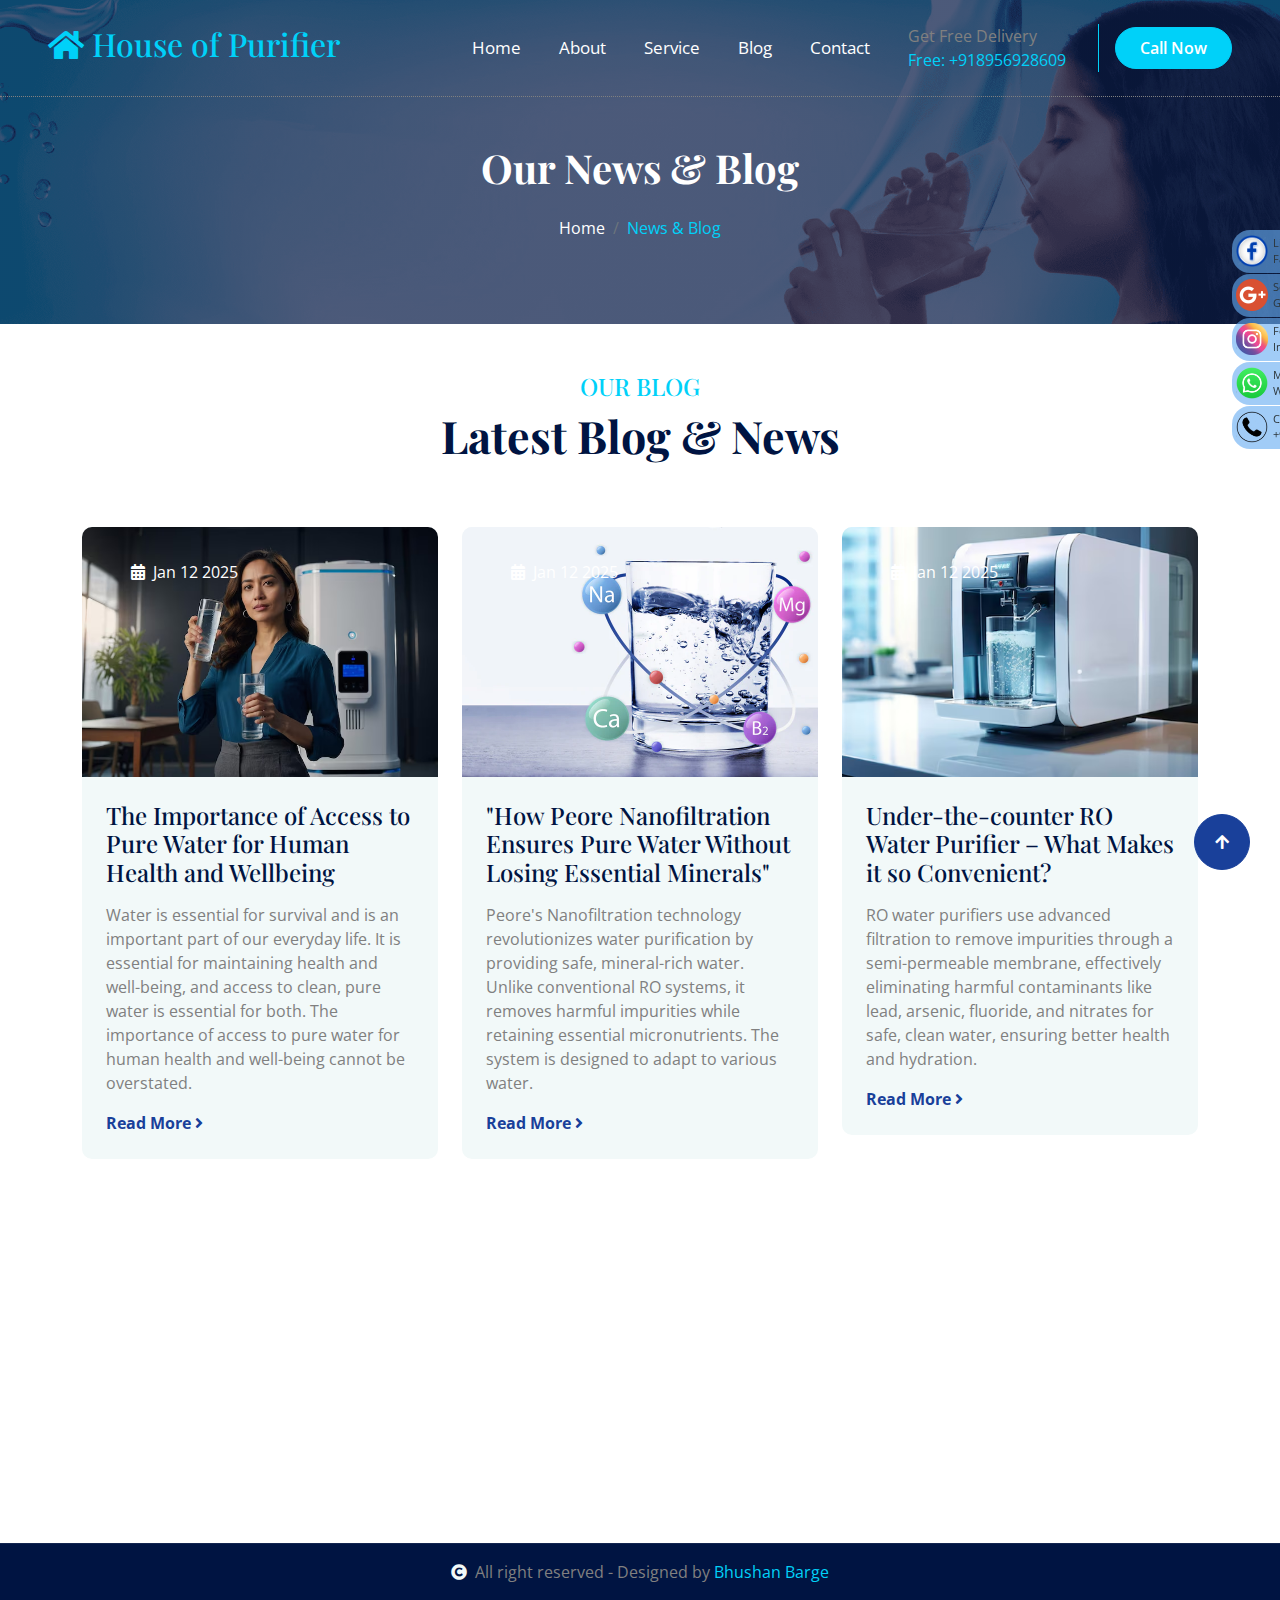
<file: blog.html>
<!DOCTYPE html>
<html lang="en">

    <head>
        <meta charset="utf-8">
        <title>House of Purifier</title>
        <meta content="width=device-width, initial-scale=1.0" name="viewport">
        <meta content="" name="keywords">
        <meta content="" name="description">

        <!-- Google Web Fonts -->
        <link rel="preconnect" href="https://fonts.googleapis.com">
        <link rel="preconnect" href="https://fonts.gstatic.com" crossorigin>
        <link href="https://fonts.googleapis.com/css2?family=Open+Sans:ital,wdth,wght@0,75..100,300..800;1,75..100,300..800&family=Playfair+Display:ital,wght@0,400..900;1,400..900&display=swap" rel="stylesheet"> 

        <!-- Icon Font Stylesheet -->
        <link rel="stylesheet" href="https://use.fontawesome.com/releases/v5.15.4/css/all.css"/>
        <link href="https://cdn.jsdelivr.net/npm/bootstrap-icons@1.4.1/font/bootstrap-icons.css" rel="stylesheet">

        <!-- Libraries Stylesheet -->
        <link href="lib/animate/animate.min.css" rel="stylesheet">
        <link href="lib/owlcarousel/assets/owl.carousel.min.css" rel="stylesheet">


        <!-- Customized Bootstrap Stylesheet -->
        <link href="css/bootstrap.min.css" rel="stylesheet">

        <!-- Template Stylesheet -->
        <link href="css/style.css" rel="stylesheet">
        
        
    </head>

    <body>

        <!-- Spinner Start -->
        <div id="spinner" class="show bg-white position-fixed translate-middle w-100 vh-100 top-50 start-50 d-flex align-items-center justify-content-center">
            <div class="spinner-border text-primary" style="width: 3rem; height: 3rem;" role="status">
                <span class="sr-only">Loading...</span>
            </div>
        </div>
        <!-- Spinner End -->

        <!-- Navbar & Hero Start -->
        <div class="container-fluid position-relative p-0">
        <!-- Navbar -->
        <script>
            fetch('./navbar/navbar.html') 
            .then(response => response.text())
            .then(data => {
            document.getElementById('navbarContainer').innerHTML = data;
                });
        </script>
            <div id="navbarContainer"></div>
        <!-- Navbar -->

            <!-- Header Start -->
            <div class="container-fluid bg-breadcrumb">
                <div class="container text-center py-5" style="max-width: 900px;">
                    <h4 class="text-white display-4 mb-4 wow fadeInDown" data-wow-delay="0.1s">Our News & Blog</h4>
                    <ol class="breadcrumb d-flex justify-content-center mb-0 wow fadeInDown" data-wow-delay="0.3s">
                        <li class="breadcrumb-item"><a href="index.html">Home</a></li>
                        <li class="breadcrumb-item active text-primary">News & Blog</li>
                    </ol>    
                </div>
            </div>
            <!-- Header End -->
        </div>
        <!-- Navbar & Hero End -->

        <!-- Modal Search Start -->
        <div class="modal fade" id="searchModal" tabindex="-1" aria-labelledby="exampleModalLabel" aria-hidden="true">
            <div class="modal-dialog modal-fullscreen">
                <div class="modal-content rounded-0">
                    <div class="modal-header">
                        <h4 class="modal-title mb-0" id="exampleModalLabel">Search by keyword</h4>
                        <button type="button" class="btn-close" data-bs-dismiss="modal" aria-label="Close"></button>
                    </div>
                    <div class="modal-body d-flex align-items-center">
                        <div class="input-group w-75 mx-auto d-flex">
                            <input type="search" class="form-control p-3" placeholder="keywords" aria-describedby="search-icon-1">
                            <span id="search-icon-1" class="input-group-text btn border p-3"><i class="fa fa-search text-white"></i></span>
                        </div>
                    </div>
                </div>
            </div>
        </div>
        <!-- Modal Search End -->

        <!-- Blog Start -->
        <!-- <div class="container-fluid blog py-5">
            <div class="container py-5">
                <div class="text-center mx-auto pb-5 wow fadeInUp" data-wow-delay="0.2s" style="max-width: 800px;">
                    <h4 class="text-uppercase text-primary">Our Blog</h4>
                    <h1 class="display-3 text-capitalize mb-3">Latest Blog & News</h1>
                </div>
                <div class="row g-4 justify-content-center">
                    <div class="col-lg-6 col-xl-4 wow fadeInUp" data-wow-delay="0.2s">
                        <div class="blog-item">
                            <div class="blog-img">
                                <img src="img/blog1.avif" class="img-fluid rounded-top w-100" alt="" style="max-height: 100%;">
                                <div class="blog-date px-4 py-2"><i class="fa fa-calendar-alt me-1"></i> Jan 12 2025</div>
                            </div>
                            <div class="blog-content rounded-bottom p-4">
                                <a href="#" class="h4 d-inline-block mb-3">The Importance of Access to Pure Water for Human Health and Wellbeing</a>
                                <p>Water is essential for survival and is an important part of our everyday life. It is essential for maintaining health and well-being, and access to clean, pure water is essential for both. The importance of access to pure water for human health and well-being cannot be overstated. Water is an essential part of our diet, helps to regulate our body temperature, and is vital for human survival. Without access to pure, safe drinking water, people are at risk of developing serious health problems, and in some cases, death.</p>
                                <a href="#" class="fw-bold text-secondary">Read More <i class="fa fa-angle-right"></i></a>
                            </div>
                        </div>
                    </div>
                    <div class="col-lg-6 col-xl-4 wow fadeInUp" data-wow-delay="0.4s">
                        <div class="blog-item">
                            <div class="blog-img">
                                <img src="img/blog-2.jpg" class="img-fluid rounded-top w-100" alt="" style="max-height: 100%;">
                                <div class="blog-date px-4 py-2"><i class="fa fa-calendar-alt me-1"></i> Jan 12 2025</div>
                            </div>
                            <div class="blog-content rounded-bottom p-4">
                                <a href="#" class="h4 d-inline-block mb-3">The Role of Clean Water in Supporting a Healthy Lifestyle</a>
                                <p>Clean water is a cornerstone of good health and plays a vital role in our everyday lives. From hydration to maintaining bodily functions, access to pure, safe water is critical for overall well-being. Clean water not only helps regulate body temperature but also supports digestion, detoxification, and essential bodily processes. Without reliable access to safe drinking water, communities face increased risks of diseases and long-term health complications. Prioritizing clean water is essential for fostering healthier lives and stronger communities.</p>
                                <a href="#" class="fw-bold text-secondary">Read More <i class="fa fa-angle-right"></i></a>
                            </div>
                        </div>
                    </div>
                    <div class="col-lg-6 col-xl-4 wow fadeInUp" data-wow-delay="0.6s">
                        <div class="blog-item">
                            <div class="blog-img">
                                <img src="img/blog3.avif" class="img-fluid rounded-top w-100" alt="" style="max-height: 100%;">
                                <div class="blog-date px-4 py-2"><i class="fa fa-calendar-alt me-1"></i> Jan 12 2025</div>
                            </div>
                            <div class="blog-content rounded-bottom p-4">
                                <a href="#" class="h4 d-inline-block mb-3">Under-the-counter RO Water Purifier – What Makes it so Convenient?</a>
                                <p>The importance of RO Water Purifiers is well understood due to their ability to provide Pure Drinking Water that is free from bacteria, viruses, chemicals, and even dissolved impurities. The water supplied from municipal corporation travels through rusted old pipelines and is stored in dirty overhead tanks, increasing the chances of water contamination, which makes</p>
                                <a href="#" class="fw-bold text-secondary">Read More <i class="fa fa-angle-right"></i></a>
                            </div>
                        </div>
                    </div>
                </div>
            </div>
        </div> -->
        <!-- code2 -->
        <div class="container-fluid blog py-5">
            <div class="container py-5">
                <div class="text-center mx-auto pb-5 wow fadeInUp" data-wow-delay="0.2s" style="max-width: 800px;">
                    <h4 class="text-uppercase text-primary">Our Blog</h4>
                    <h1 class="display-3 text-capitalize mb-3">Latest Blog & News</h1>
                </div>
                <div class="row g-4 justify-content-center">
                    <div class="col-lg-6 col-xl-4 wow fadeInUp" data-wow-delay="0.2s">
                        <div class="blog-item">
                            <div class="blog-img">
                                <img src="img/blog1.avif" class="img-fluid d-block w-100" alt="" style="height: 250px; object-fit: cover;">
                                <!-- <div class="blog-date px-4 py-2 bg-transparent"><i class="fa fa-calendar-alt me-1"></i> Jan 12 2025</div> -->
                                <div class="blog-date px-4 py-2 bg-transparent text-start hover:bg-secondary">
                                    <i class="fa fa-calendar-alt me-1"></i> Jan 12 2025
                                  </div>
                            </div>
                            <div class="blog-content rounded-bottom p-4">
                                <a href="#" class="h4 d-inline-block mb-3">The Importance of Access to Pure Water for Human Health and Wellbeing</a>
                                <p>Water is essential for survival and is an important part of our everyday life. It is essential for maintaining health and well-being, and access to clean, pure water is essential for both. The importance of access to pure water for human health and well-being cannot be overstated.</p>
                                <a href="#" class="fw-bold text-secondary">Read More <i class="fa fa-angle-right"></i></a>
                            </div>
                        </div>
                    </div>
                    <div class="col-lg-6 col-xl-4 wow fadeInUp" data-wow-delay="0.4s">
                        <div class="blog-item">
                            <div class="blog-img">
                                <img src="img/blog2.webp" class="img-fluid d-block w-100" alt="" style="height: 250px; object-fit: cover;">
                                <div class="blog-date px-4 py-2 bg-transparent text-start hover:bg-secondary"><i class="fa fa-calendar-alt me-1 align"></i> Jan 12 2025</div>
                            </div>
                            <div class="blog-content rounded-bottom p-4">
                                <a href="#" class="h4 d-inline-block mb-3">"How Peore Nanofiltration Ensures Pure Water Without Losing Essential Minerals"</a>
                                <p>Peore's Nanofiltration technology revolutionizes water purification by providing safe, mineral-rich water. Unlike conventional RO systems, it removes harmful impurities while retaining essential micronutrients. The system is designed to adapt to various water.</p>
                                <a href="#" class="fw-bold text-secondary">Read More <i class="fa fa-angle-right"></i></a>
                            </div>
                        </div>
                    </div>
                    <div class="col-lg-6 col-xl-4 wow fadeInUp" data-wow-delay="0.6s">
                        <div class="blog-item">
                            <div class="blog-img">
                                <img src="img/blog3.avif" class="img-fluid d-block w-100" alt="" style="height: 250px; object-fit: cover;">
                                <div class="blog-date px-4 py-2 bg-transparent text-start hover:bg-secondary"><i class="fa fa-calendar-alt me-1"></i> Jan 12 2025</div>
                            </div>
                            <div class="blog-content rounded-bottom p-4">
                                <a href="#" class="h4 d-inline-block mb-3">Under-the-counter RO Water Purifier – What Makes it so Convenient?</a>
                                <p>RO water purifiers use advanced filtration to remove impurities through a semi-permeable membrane, effectively eliminating harmful contaminants like lead, arsenic, fluoride, and nitrates for safe, clean water, ensuring better health and hydration.</p>
                                <a href="#" class="fw-bold text-secondary">Read More <i class="fa fa-angle-right"></i></a>
                            </div>
                        </div>
                    </div>
                </div>
            </div>
        </div>
        
        <!-- Blog End -->
         <!-- socilal media logo  -->
         <div class="sticky-container">
            <ul class="sticky">
                <li>
                    <img src="./img/facebook.png" width="32" height="32">
                    <p><a href="https://www.facebook.com/codexworld" target="_blank">Like Us on<br>Facebook</a></p>
                </li>
                <li>
                    <img src="./img/gmail.webp" width="32" height="32">
                    <p><a href="https://plus.google.com/codexworld" target="_blank">Search Us on<br>Google+</a></p>
                </li>
                <li>
                    <img src="./img/insta.png" width="32" height="32" style="border-radius: 10px;">
                    <p><a href="https://www.instagram.com/" target="_blank">Follow Us on<br>Instagram</a></p>
                </li>
                <li>
                  <img src="./img/whatsaap (1).png" width="32" height="32" style="border-radius: 10px;">
                  <p><a href="https://www.Whatsapp.com/" target="_blank">Message Us on<br>Whatsapp</a></p>
              </li>
              <li>
                <img src="./img/call.png" width="32" height="32" style="border-radius: 10px;">
                <p><a href="tel:+917020976697" target="_blank">Contact Us on<br>+917020976697</a></p>
            </li>
            </ul>
          </div>
        <!--social media logo -->
        <!-- Footer Start -->
        <script>
            // Fetch and insert footer content
            fetch('./includefooter/footer.html')
                    .then(response => response.text())
                    .then(data => {
                            document.getElementById('footerContainer').innerHTML = data;
                    });
        </script>
        <div id="footerContainer"></div> 
        <!-- Footer End -->
        
        <!-- Copyright Start -->
        <div class="container-fluid copyright py-3">
            <div class="container">
                <div class="row g-4 align-items-center">
                   <div class="col-lg-12 col-md-12 row-cols-sm-6 text-center mb-md-0">
                        <span class="text-body justify-content-center"><a href="#" class=""><i class="fas fa-copyright text-light me-2"></i></a>All right reserved - Designed by  <a href="https://bhushanbarge.github.io/MyPortFolio/"> Bhushan Barge </a></span>
                    </div>

                </div>
            </div>
        </div>
        <!-- Copyright End -->

        <!-- Back to Top -->
        <a href="#" class="btn btn-secondary btn-lg-square rounded-circle back-to-top"><i class="fa fa-arrow-up"></i></a>   

        
    <!-- JavaScript Libraries -->
    <script src="https://ajax.googleapis.com/ajax/libs/jquery/3.6.4/jquery.min.js"></script>
    <script src="https://cdn.jsdelivr.net/npm/bootstrap@5.0.0/dist/js/bootstrap.bundle.min.js"></script>
    <script src="lib/wow/wow.min.js"></script>
    <script src="lib/easing/easing.min.js"></script>
    <script src="lib/waypoints/waypoints.min.js"></script>
    <script src="lib/counterup/counterup.min.js"></script>
    <script src="lib/owlcarousel/owl.carousel.min.js"></script>
    
 
    <!-- Template Javascript -->
    <script src="js/main.js"></script>
    </body>

</html>
</file>
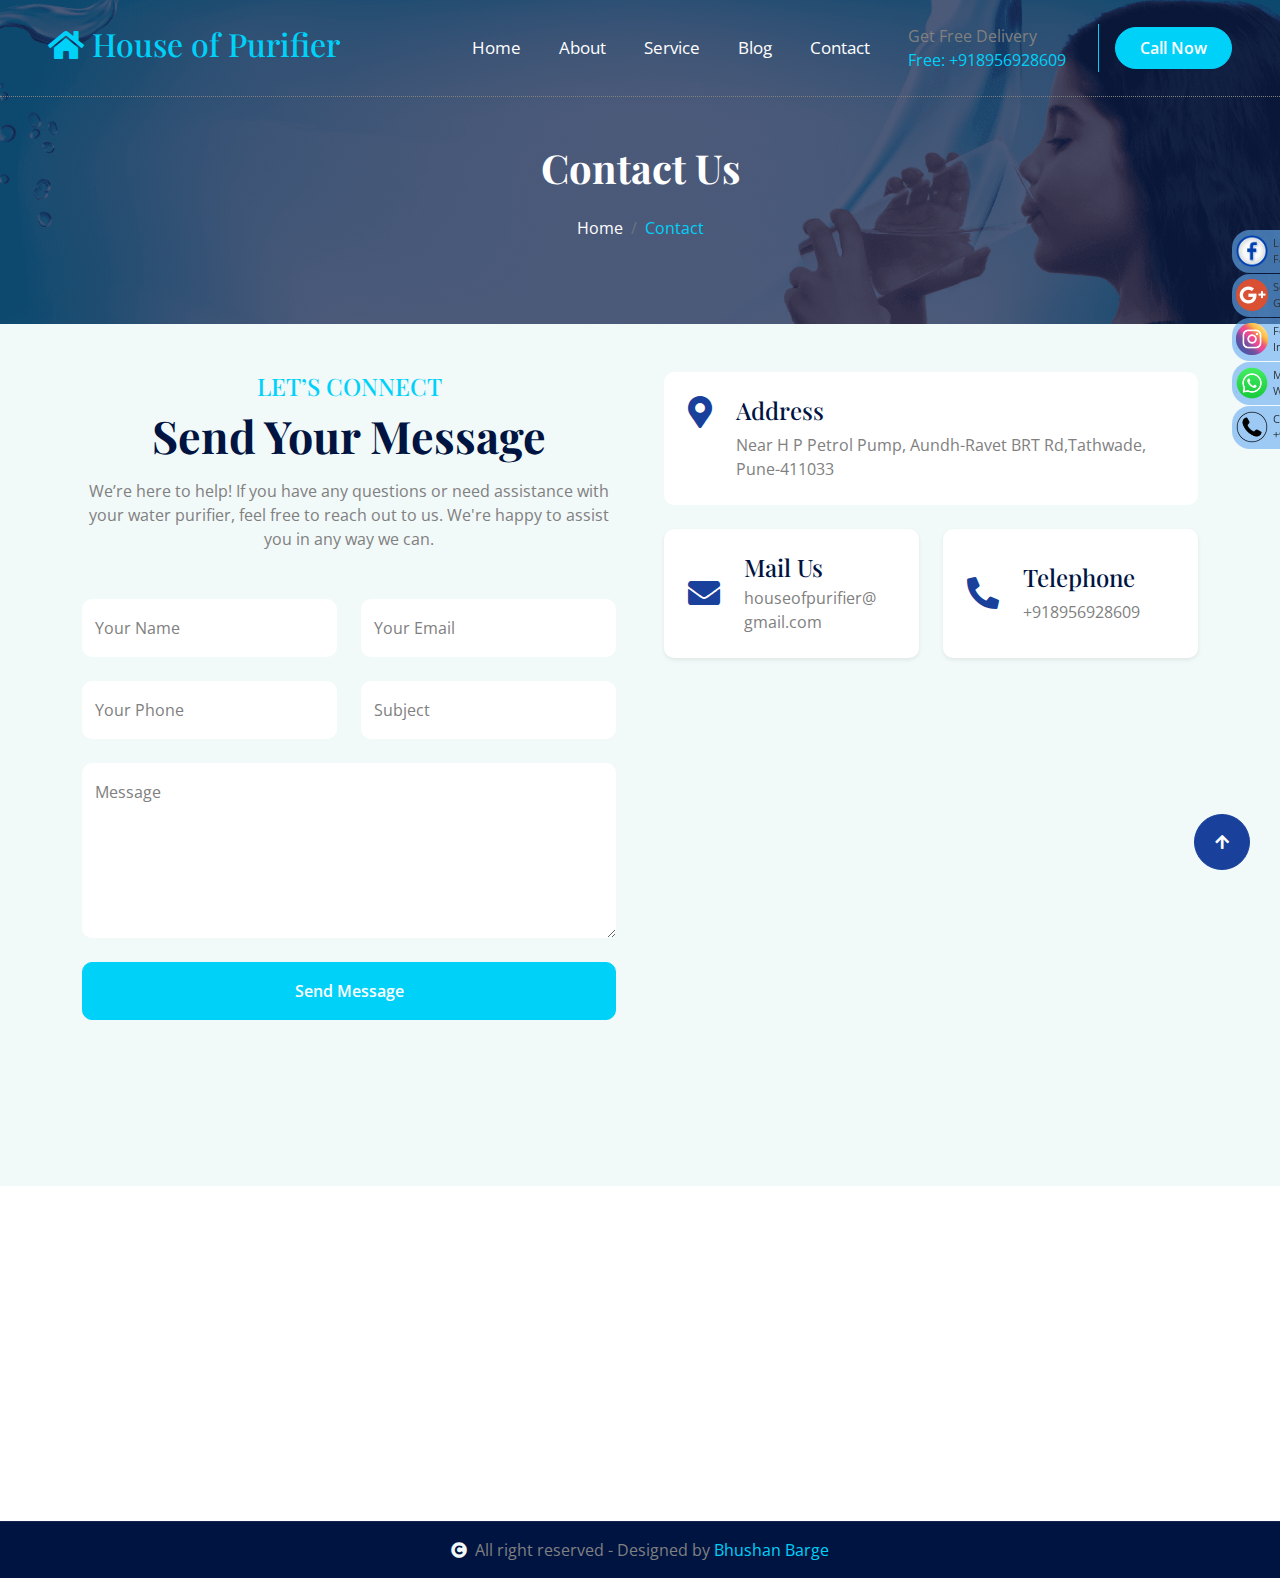
<file: contact.html>
<!DOCTYPE html>
<html lang="en">

    <head>
        <meta charset="utf-8">
        <title>House of Purifier</title>
        <meta content="width=device-width, initial-scale=1.0" name="viewport">
        <meta content="" name="keywords">
        <meta content="" name="description">

        <!-- Google Web Fonts -->
        <link rel="preconnect" href="https://fonts.googleapis.com">
        <link rel="preconnect" href="https://fonts.gstatic.com" crossorigin>
        <link href="https://fonts.googleapis.com/css2?family=Open+Sans:ital,wdth,wght@0,75..100,300..800;1,75..100,300..800&family=Playfair+Display:ital,wght@0,400..900;1,400..900&display=swap" rel="stylesheet"> 

        <!-- Icon Font Stylesheet -->
        <link rel="stylesheet" href="https://use.fontawesome.com/releases/v5.15.4/css/all.css"/>
        <link href="https://cdn.jsdelivr.net/npm/bootstrap-icons@1.4.1/font/bootstrap-icons.css" rel="stylesheet">

        <!-- Libraries Stylesheet -->
        <link href="lib/animate/animate.min.css" rel="stylesheet">
        <link href="lib/owlcarousel/assets/owl.carousel.min.css" rel="stylesheet">


        <!-- Customized Bootstrap Stylesheet -->
        <link href="css/bootstrap.min.css" rel="stylesheet">

        <!-- Template Stylesheet -->
        <link href="css/style.css" rel="stylesheet">
    </head>

    <body>

        <!-- Spinner Start -->
        <div id="spinner" class="show bg-white position-fixed translate-middle w-100 vh-100 top-50 start-50 d-flex align-items-center justify-content-center">
            <div class="spinner-border text-primary" style="width: 3rem; height: 3rem;" role="status">
                <span class="sr-only">Loading...</span>
            </div>
        </div>
        <!-- Spinner End -->

        <!-- Navbar & Hero Start -->
        <div class="container-fluid position-relative p-0">
        <!-- Navbar -->
        <script>
            fetch('./navbar/navbar.html') 
            .then(response => response.text())
            .then(data => {
            document.getElementById('navbarContainer').innerHTML = data;
                });
        </script>
            <div id="navbarContainer"></div>
        <!-- Navbar -->

            <!-- Header Start -->
            <div class="container-fluid bg-breadcrumb">
                <div class="container text-center py-5" style="max-width: 900px;">
                    <h4 class="text-white display-4 mb-4 wow fadeInDown" data-wow-delay="0.1s">Contact Us</h4>
                    <ol class="breadcrumb d-flex justify-content-center mb-0 wow fadeInDown" data-wow-delay="0.3s">
                        <li class="breadcrumb-item"><a href="index.html">Home</a></li>
                        <li class="breadcrumb-item active text-primary">Contact</li>
                    </ol>    
                </div>
            </div>
            <!-- Header End -->
        </div>
        <!-- Navbar & Hero End -->

        <!-- Modal Search Start -->
        <div class="modal fade" id="searchModal" tabindex="-1" aria-labelledby="exampleModalLabel" aria-hidden="true">
            <div class="modal-dialog modal-fullscreen">
                <div class="modal-content rounded-0">
                    <div class="modal-header">
                        <h4 class="modal-title mb-0" id="exampleModalLabel">Search by keyword</h4>
                        <button type="button" class="btn-close" data-bs-dismiss="modal" aria-label="Close"></button>
                    </div>
                    <div class="modal-body d-flex align-items-center">
                        <div class="input-group w-75 mx-auto d-flex">
                            <input type="search" class="form-control p-3" placeholder="keywords" aria-describedby="search-icon-1">
                            <span id="search-icon-1" class="input-group-text btn border p-3"><i class="fa fa-search text-white"></i></span>
                        </div>
                    </div>
                </div>
            </div>
        </div>
        <!-- Modal Search End -->

        <!-- Contact Start -->
        <div class="container-fluid contact bg-light py-5">
            <div class="container py-5">
                <div class="row g-5">
                    <div class="col-lg-6 h-100 wow fadeInUp" data-wow-delay="0.2s">
                        <div class="text-center mx-auto pb-5" style="max-width: 800px;">
                            <h4 class="text-uppercase text-primary">Let’s Connect</h4>
                            <h1 class="display-3 text-capitalize mb-3">Send Your Message</h1>
                            <p class="mb-0">We’re here to help! If you have any questions or need assistance with your water purifier, feel free to reach out to us. We're happy to assist you in any way we can.
                                <!-- <a class="text-primary fw-bold" href="https://htmlcodex.com/contact-form">Download Now</a>. -->
                            </p>
                        </div>
                        <form>
                            <div class="row g-4">
                                <div class="col-lg-12 col-xl-6">
                                    <div class="form-floating">
                                        <input type="text" class="form-control border-0" id="name" placeholder="Your Name">
                                        <label for="name">Your Name</label>
                                    </div>
                                </div>
                                <div class="col-lg-12 col-xl-6">
                                    <div class="form-floating">
                                        <input type="email" class="form-control border-0" id="email" placeholder="Your Email">
                                        <label for="email">Your Email</label>
                                    </div>
                                </div>
                                <div class="col-lg-12 col-xl-6">
                                    <div class="form-floating">
                                        <input type="phone" class="form-control border-0" id="phone" placeholder="Phone">
                                        <label for="phone">Your Phone</label>
                                    </div>
                                </div>
                                <div class="col-lg-12 col-xl-6">
                                    <div class="form-floating">
                                        <input type="text" class="form-control border-0" id="subject" placeholder="Subject">
                                        <label for="subject">Subject</label>
                                    </div>
                                </div>
                                <div class="col-12">
                                    <div class="form-floating">
                                        <textarea class="form-control border-0" placeholder="Leave a message here" id="message" style="height: 175px"></textarea>
                                        <label for="message">Message</label>
                                    </div>
                                </div>
                                <div class="col-12">
                                    <button class="btn btn-primary w-100 py-3">Send Message</button>
                                </div>
                            </div>
                        </form>
                    </div>
                    <div class="col-lg-6 wow fadeInUp" data-wow-delay="0.4s">
                        <div class="row g-4">
                            <div class="col-12">
                                <div class="d-inline-flex rounded bg-white w-100 p-4">
                                    <i class="fas fa-map-marker-alt fa-2x text-secondary me-4"></i>
                                    <div>
                                        <h4>Address</h4>
                                        <p class="mb-0">Near H P Petrol Pump, Aundh-Ravet BRT Rd,Tathwade, Pune-411033</p>
                                    </div>
                                </div>
                            </div>
                            <!-- <div class="col-lg-12 col-xl-6">
                                <div class="d-inline-flex rounded bg-white w-100 p-4">
                                    <i class="fas fa-envelope fa-2x text-secondary me-4"></i>
                                    <div>
                                        <h4>Mail Us</h4>
                                        <p class="mb-0 ">houseofpurifier@gmail.com</p>
                                    </div>
                                </div>
                            </div> -->
                            <div class="col-lg-12 col-xl-6">
                                <div class="d-inline-flex align-items-center rounded bg-white w-100 p-4 shadow-sm">
                                    <i class="fas fa-envelope fa-2x text-secondary me-4"></i>
                                    <div class="text-wrap">
                                        <h4 class="mb-1">Mail Us</h4>
                                        <p class="mb-0 text-break">houseofpurifier@gmail.com</p>
                                    </div>
                                </div>
                            </div>
                            <div class="col-lg-12 col-xl-6">
                                <div class="d-inline-flex align-items-center rounded bg-white w-100 h-100 p-4 shadow-sm">
                                    <i class="fa fa-phone-alt fa-2x text-secondary me-4"></i>
                                    <div>
                                        <h4>Telephone</h4>
                                        <p class="mb-0">+918956928609</p>
                                    </div>
                                </div>
                            </div>
                            <div class="col-12">
                                <div class="h-100 overflow-hidden">
                                    <iframe src="https://www.google.com/maps/embed?pb=!1m18!1m12!1m3!1d3780.878929505096!2d73.75544252424008!3d18.624514565992847!2m3!1f0!2f0!3f0!3m2!1i1024!2i768!4f13.1!3m3!1m2!1s0x3bc2bb895103f85d%3A0xf42bda79064867e3!2sHouse%20Of%20Purifier%20-%20Water%20Purifier%20Service%20in%20Tathawade!5e0!3m2!1sen!2sin!4v1735625402480!5m2!1sen!2sin" width="600" height="450" style="border:0;" allowfullscreen="" loading="lazy" referrerpolicy="no-referrer-when-downgrade"></iframe>
                                </div>
                            </div>
                        </div>
                    </div>
                </div>
            </div>
        </div>
        <!-- Contact End -->
         <!-- socilal media logo  -->
         <div class="sticky-container">
            <ul class="sticky">
                <li>
                    <img src="./img/facebook.png" width="32" height="32">
                    <p><a href="https://www.facebook.com/codexworld" target="_blank">Like Us on<br>Facebook</a></p>
                </li>
                <li>
                    <img src="./img/gmail.webp" width="32" height="32">
                    <p><a href="https://plus.google.com/codexworld" target="_blank">Search Us on<br>Google+</a></p>
                </li>
                <li>
                    <img src="./img/insta.png" width="32" height="32" style="border-radius: 10px;">
                    <p><a href="https://www.instagram.com/" target="_blank">Follow Us on<br>Instagram</a></p>
                </li>
                <li>
                  <img src="./img/whatsaap (1).png" width="32" height="32" style="border-radius: 10px;">
                  <p><a href="https://www.Whatsapp.com/" target="_blank">Message Us on<br>Whatsapp</a></p>
              </li>
              <li>
                <img src="./img/call.png" width="32" height="32" style="border-radius: 10px;">
                <p><a href="tel:+918956928609" target="_blank">Contact Us on<br>+918956928609</a></p>
            </li>
            </ul>
          </div>
        <!--social media logo -->
        <!-- Footer Start -->
        <script>
            // Fetch and insert footer content
            fetch('./includefooter/footer.html')
                    .then(response => response.text())
                    .then(data => {
                            document.getElementById('footerContainer').innerHTML = data;
                    });
        </script>
        <div id="footerContainer"></div> 
        <!-- Footer End -->
        
        <!-- Copyright Start -->
        <div class="container-fluid copyright py-3">
            <div class="container">
                <div class="row g-4 align-items-center">
                    <div class="col-lg-12 col-md-12 row-cols-sm-6 text-center mb-md-0">
                        <span class="text-body justify-content-center"><a href="#" class=""><i class="fas fa-copyright text-light me-2"></i></a>All right reserved - Designed by  <a href="https://bhushanbarge.github.io/MyPortFolio/"> Bhushan Barge </a></span>
                    </div>

                </div>
            </div>
        </div>
        <!-- Copyright End -->


        <!-- Back to Top -->
        <a href="#" class="btn btn-secondary btn-lg-square rounded-circle back-to-top"><i class="fa fa-arrow-up"></i></a>   

        
    <!-- JavaScript Libraries -->
    <script src="https://ajax.googleapis.com/ajax/libs/jquery/3.6.4/jquery.min.js"></script>
    <script src="https://cdn.jsdelivr.net/npm/bootstrap@5.0.0/dist/js/bootstrap.bundle.min.js"></script>
    <script src="lib/wow/wow.min.js"></script>
    <script src="lib/easing/easing.min.js"></script>
    <script src="lib/waypoints/waypoints.min.js"></script>
    <script src="lib/counterup/counterup.min.js"></script>
    <script src="lib/owlcarousel/owl.carousel.min.js"></script>
    

    <!-- Template Javascript -->
    <script src="js/main.js"></script>
    </body>

</html>
</file>
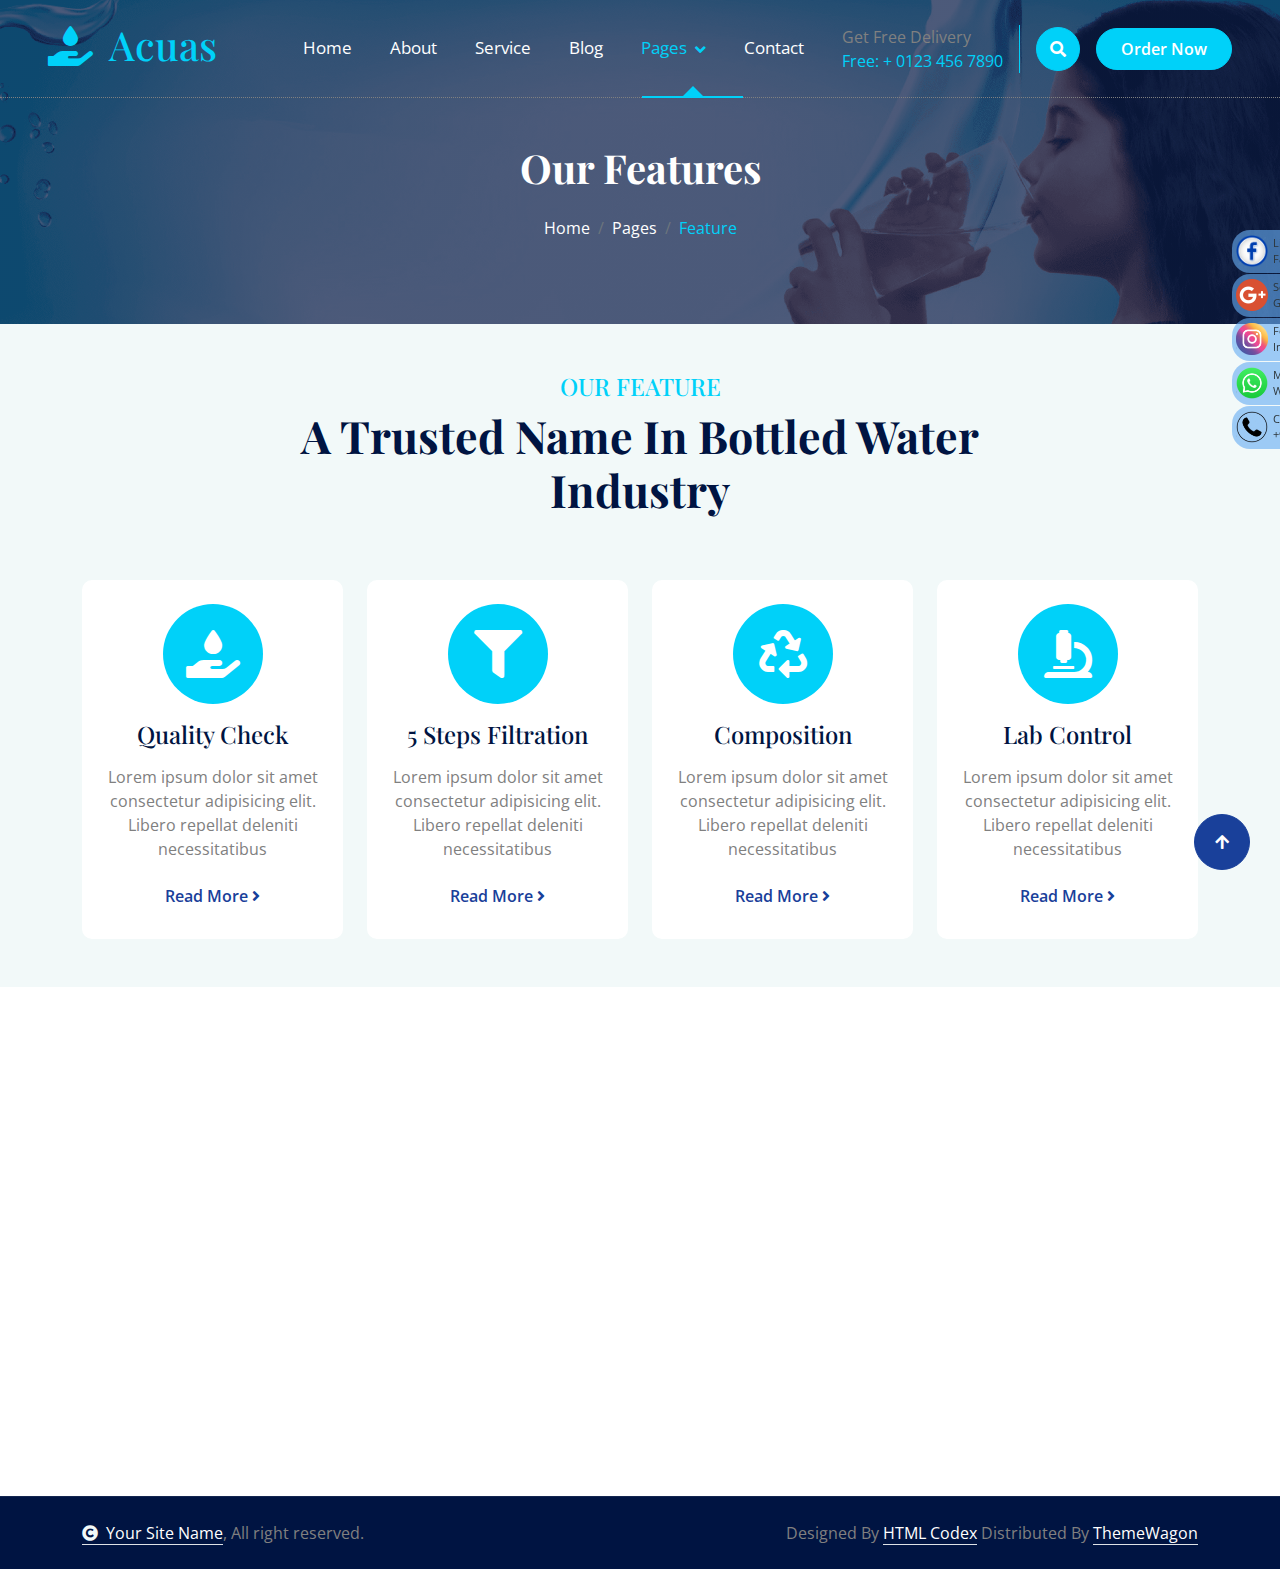
<file: feature.html>
<!DOCTYPE html>
<html lang="en">

    <head>
        <meta charset="utf-8">
        <title>Acuas - Drinking Water Website Template</title>
        <meta content="width=device-width, initial-scale=1.0" name="viewport">
        <meta content="" name="keywords">
        <meta content="" name="description">

        <!-- Google Web Fonts -->
        <link rel="preconnect" href="https://fonts.googleapis.com">
        <link rel="preconnect" href="https://fonts.gstatic.com" crossorigin>
        <link href="https://fonts.googleapis.com/css2?family=Open+Sans:ital,wdth,wght@0,75..100,300..800;1,75..100,300..800&family=Playfair+Display:ital,wght@0,400..900;1,400..900&display=swap" rel="stylesheet"> 

        <!-- Icon Font Stylesheet -->
        <link rel="stylesheet" href="https://use.fontawesome.com/releases/v5.15.4/css/all.css"/>
        <link href="https://cdn.jsdelivr.net/npm/bootstrap-icons@1.4.1/font/bootstrap-icons.css" rel="stylesheet">

        <!-- Libraries Stylesheet -->
        <link href="lib/animate/animate.min.css" rel="stylesheet">
        <link href="lib/owlcarousel/assets/owl.carousel.min.css" rel="stylesheet">


        <!-- Customized Bootstrap Stylesheet -->
        <link href="css/bootstrap.min.css" rel="stylesheet">

        <!-- Template Stylesheet -->
        <link href="css/style.css" rel="stylesheet">
    </head>

    <body>

        <!-- Spinner Start -->
        <div id="spinner" class="show bg-white position-fixed translate-middle w-100 vh-100 top-50 start-50 d-flex align-items-center justify-content-center">
            <div class="spinner-border text-primary" style="width: 3rem; height: 3rem;" role="status">
                <span class="sr-only">Loading...</span>
            </div>
        </div>
        <!-- Spinner End -->

        <!-- Navbar & Hero Start -->
        <div class="container-fluid position-relative p-0">
            <nav class="navbar navbar-expand-lg navbar-light px-4 px-lg-5 py-3 py-lg-0">
                <a href="" class="navbar-brand p-0">
                    <h1 class="text-primary"><i class="fas fa-hand-holding-water me-3"></i>Acuas</h1>
                    <!-- <img src="img/logo.png" alt="Logo"> -->
                </a>
                <button class="navbar-toggler" type="button" data-bs-toggle="collapse" data-bs-target="#navbarCollapse">
                    <span class="fa fa-bars"></span>
                </button>
                <div class="collapse navbar-collapse" id="navbarCollapse">
                    <div class="navbar-nav ms-auto py-0">
                        <a href="index.html" class="nav-item nav-link">Home</a>
                        <a href="about.html" class="nav-item nav-link">About</a>
                        <a href="service.html" class="nav-item nav-link">Service</a>
                        <a href="blog.html" class="nav-item nav-link">Blog</a>
                        <div class="nav-item dropdown active">
                            <a href="#" class="nav-link dropdown-toggle active" data-bs-toggle="dropdown">Pages</a>
                            <div class="dropdown-menu m-0">
                                <a href="feature.html" class="dropdown-item active">Our Feature</a>
                                <a href="product.html" class="dropdown-item">Our Product</a>
                                <a href="team.html" class="dropdown-item">Our Team</a>
                                <a href="testimonial.html" class="dropdown-item">Testimonial</a>
                                <a href="404.html" class="dropdown-item">404 Page</a>
                            </div>
                        </div>
                        <a href="contact.html" class="nav-item nav-link">Contact</a>
                    </div>
                    <div class="d-none d-xl-flex me-3">
                        <div class="d-flex flex-column pe-3 border-end border-primary">
                            <span class="text-body">Get Free Delivery</span>
                            <a href="tel:+4733378901"><span class="text-primary">Free: + 0123 456 7890</span></a>
                        </div>
                    </div>
                    <button class="btn btn-primary btn-md-square d-flex flex-shrink-0 mb-3 mb-lg-0 rounded-circle me-3" data-bs-toggle="modal" data-bs-target="#searchModal"><i class="fas fa-search"></i></button>
                    <a href="" class="btn btn-primary rounded-pill d-inline-flex flex-shrink-0 py-2 px-4">Order Now</a>
                </div>
            </nav>

            <!-- Header Start -->
            <div class="container-fluid bg-breadcrumb">
                <div class="container text-center py-5" style="max-width: 900px;">
                    <h4 class="text-white display-4 mb-4 wow fadeInDown" data-wow-delay="0.1s">Our Features</h4>
                    <ol class="breadcrumb d-flex justify-content-center mb-0 wow fadeInDown" data-wow-delay="0.3s">
                        <li class="breadcrumb-item"><a href="index.html">Home</a></li>
                        <li class="breadcrumb-item"><a href="#">Pages</a></li>
                        <li class="breadcrumb-item active text-primary">Feature</li>
                    </ol>    
                </div>
            </div>
            <!-- Header End -->
        </div>
        <!-- Navbar & Hero End -->

        <!-- Modal Search Start -->
        <div class="modal fade" id="searchModal" tabindex="-1" aria-labelledby="exampleModalLabel" aria-hidden="true">
            <div class="modal-dialog modal-fullscreen">
                <div class="modal-content rounded-0">
                    <div class="modal-header">
                        <h4 class="modal-title mb-0" id="exampleModalLabel">Search by keyword</h4>
                        <button type="button" class="btn-close" data-bs-dismiss="modal" aria-label="Close"></button>
                    </div>
                    <div class="modal-body d-flex align-items-center">
                        <div class="input-group w-75 mx-auto d-flex">
                            <input type="search" class="form-control p-3" placeholder="keywords" aria-describedby="search-icon-1">
                            <span id="search-icon-1" class="input-group-text btn border p-3"><i class="fa fa-search text-white"></i></span>
                        </div>
                    </div>
                </div>
            </div>
        </div>
        <!-- Modal Search End -->

        <!-- feature Start -->
        <div class="container-fluid feature bg-light py-5">
            <div class="container py-5">
                <div class="text-center mx-auto pb-5 wow fadeInUp" data-wow-delay="0.2s" style="max-width: 800px;">
                    <h4 class="text-uppercase text-primary">Our Feature</h4>
                    <h1 class="display-3 text-capitalize mb-3">A Trusted Name In Bottled Water Industry</h1>
                </div>
                <div class="row g-4">
                    <div class=" col-md-6 col-lg-6 col-xl-3 wow fadeInUp" data-wow-delay="0.2s">
                        <div class="feature-item p-4">
                            <div class="feature-icon mb-3"><i class="fas fa-hand-holding-water text-white fa-3x"></i></div>
                            <a href="#" class="h4 mb-3">Quality Check</a>
                            <p class="mb-3">Lorem ipsum dolor sit amet consectetur adipisicing elit. Libero repellat deleniti necessitatibus</p>
                            <a href="#" class="btn text-secondary">Read More <i class="fa fa-angle-right"></i></a>
                        </div>
                    </div>
                    <div class="col-md-6 col-lg-6 col-xl-3 wow fadeInUp" data-wow-delay="0.4s">
                        <div class="feature-item p-4">
                            <div class="feature-icon mb-3"><i class="fas fa-filter text-white fa-3x"></i></div>
                            <a href="#" class="h4 mb-3">5 Steps Filtration</a>
                            <p class="mb-3">Lorem ipsum dolor sit amet consectetur adipisicing elit. Libero repellat deleniti necessitatibus</p>
                            <a href="#" class="btn text-secondary">Read More <i class="fa fa-angle-right"></i></a>
                        </div>
                    </div>
                    <div class="col-md-6 col-lg-6 col-xl-3 wow fadeInUp" data-wow-delay="0.6s">
                        <div class="feature-item p-4">
                            <div class="feature-icon mb-3"><i class="fas fa-recycle text-white fa-3x"></i></div>
                            <a href="#" class="h4 mb-3">Composition</a>
                            <p class="mb-3">Lorem ipsum dolor sit amet consectetur adipisicing elit. Libero repellat deleniti necessitatibus</p>
                            <a href="#" class="btn text-secondary">Read More <i class="fa fa-angle-right"></i></a>
                        </div>
                    </div>
                    <div class="col-md-6 col-lg-6 col-xl-3 wow fadeInUp" data-wow-delay="0.8s">
                        <div class="feature-item p-4">
                            <div class="feature-icon mb-3"><i class="fas fa-microscope text-white fa-3x"></i></div>
                            <a href="#" class="h4 mb-3">Lab Control</a>
                            <p class="mb-3">Lorem ipsum dolor sit amet consectetur adipisicing elit. Libero repellat deleniti necessitatibus</p>
                            <a href="#" class="btn text-secondary">Read More <i class="fa fa-angle-right"></i></a>
                        </div>
                    </div>
                </div>
            </div>
        </div>
        <!-- feature End -->
         <!-- socilal media logo  -->
         <div class="sticky-container">
            <ul class="sticky">
                <li>
                    <img src="./img/facebook.png" width="32" height="32">
                    <p><a href="https://www.facebook.com/codexworld" target="_blank">Like Us on<br>Facebook</a></p>
                </li>
                <li>
                    <img src="./img/gmail.webp" width="32" height="32">
                    <p><a href="https://plus.google.com/codexworld" target="_blank">Search Us on<br>Google+</a></p>
                </li>
                <li>
                    <img src="./img/insta.png" width="32" height="32" style="border-radius: 10px;">
                    <p><a href="https://www.instagram.com/" target="_blank">Follow Us on<br>Instagram</a></p>
                </li>
                <li>
                  <img src="./img/whatsaap (1).png" width="32" height="32" style="border-radius: 10px;">
                  <p><a href="https://www.Whatsapp.com/" target="_blank">Message Us on<br>Whatsapp</a></p>
              </li>
              <li>
                <img src="./img/call.png" width="32" height="32" style="border-radius: 10px;">
                <p><a href="tel:+917020976697" target="_blank">Contact Us on<br>+917020976697</a></p>
            </li>
            </ul>
          </div>
        <!--social media logo -->
        <!-- Footer Start -->
        <div class="container-fluid footer py-5 wow fadeIn" data-wow-delay="0.2s">
            <div class="container py-5">
                <div class="row g-5 mb-5 align-items-center">
                    <div class="col-lg-7">
                        <div class="position-relative mx-auto">
                            <input class="form-control rounded-pill w-100 py-3 ps-4 pe-5" type="text" placeholder="Email address to Subscribe">
                            <button type="button" class="btn btn-secondary rounded-pill position-absolute top-0 end-0 py-2 px-4 mt-2 me-2">Subscribe</button>
                        </div>
                    </div>
                    <div class="col-lg-5">
                        <div class="d-flex align-items-center justify-content-center justify-content-lg-end">
                            <a class="btn btn-secondary btn-md-square rounded-circle me-3" href=""><i class="fab fa-facebook-f"></i></a>
                            <a class="btn btn-secondary btn-md-square rounded-circle me-3" href=""><i class="fab fa-twitter"></i></a>
                            <a class="btn btn-secondary btn-md-square rounded-circle me-3" href=""><i class="fab fa-instagram"></i></a>
                            <a class="btn btn-secondary btn-md-square rounded-circle me-0" href=""><i class="fab fa-linkedin-in"></i></a>
                        </div>
                    </div>
                </div>
                <div class="row g-5">
                    <div class="col-md-6 col-lg-6 col-xl-3">
                        <div class="footer-item d-flex flex-column">
                            <div class="footer-item">
                                <h3 class="text-white mb-4"><i class="fas fa-hand-holding-water text-primary me-3"></i>Acuas</h3>
                                <p class="mb-3">Dolor amet sit justo amet elitr clita ipsum elitr est.Lorem ipsum dolor sit amet, consectetur adipiscing elit consectetur adipiscing elit.</p>
                            </div>
                            <div class="position-relative">
                                <input class="form-control rounded-pill w-100 py-3 ps-4 pe-5" type="text" placeholder="Enter your email">
                                <button type="button" class="btn btn-secondary rounded-pill position-absolute top-0 end-0 py-2 mt-2 me-2">SignUp</button>
                            </div>
                        </div>
                    </div>
                    <div class="col-md-6 col-lg-6 col-xl-3">
                        <div class="footer-item d-flex flex-column">
                            <h4 class="text-white mb-4">About Us</h4>
                            <a href="#"><i class="fas fa-angle-right me-2"></i> Why Choose Us</a>
                            <a href="#"><i class="fas fa-angle-right me-2"></i> Free Water Bottles</a>
                            <a href="#"><i class="fas fa-angle-right me-2"></i> Water Dispensers</a>
                            <a href="#"><i class="fas fa-angle-right me-2"></i> Bottled Water Coolers</a>
                            <a href="#"><i class="fas fa-angle-right me-2"></i> Contact us</a>
                            <a href="#"><i class="fas fa-angle-right me-2"></i> Terms & Conditions</a>
                        </div>
                    </div>
                    <div class="col-md-6 col-lg-6 col-xl-3">
                        <div class="footer-item d-flex flex-column">
                            <h4 class="text-white mb-4">Business Hours</h4>
                            <div class="mb-3">
                                <h6 class="text-muted mb-0">Mon - Friday:</h6>
                                <p class="text-white mb-0">09.00 am to 07.00 pm</p>
                            </div>
                            <div class="mb-3">
                                <h6 class="text-muted mb-0">Saturday:</h6>
                                <p class="text-white mb-0">10.00 am to 05.00 pm</p>
                            </div>
                            <div class="mb-3">
                                <h6 class="text-muted mb-0">Vacation:</h6>
                                <p class="text-white mb-0">All Sunday is our vacation</p>
                            </div>
                        </div>
                    </div>
                    <div class="col-md-6 col-lg-6 col-xl-3">
                        <div class="footer-item d-flex flex-column">
                            <h4 class="text-white mb-4">Contact Info</h4>
                            <a href="#"><i class="fa fa-map-marker-alt me-2"></i> 123 Street, New York, USA</a>
                            <a href="mailto:info@example.com"><i class="fas fa-envelope me-2"></i> info@example.com</a>
                            <a href="mailto:info@example.com"><i class="fas fa-envelope me-2"></i> info@example.com</a>
                            <a href="tel:+012 345 67890"><i class="fas fa-phone me-2"></i> +012 345 67890</a>
                            <a href="tel:+012 345 67890" class="mb-3"><i class="fas fa-print me-2"></i> +012 345 67890</a>
                        </div>
                    </div>
                </div>
            </div>
        </div>
        <!-- Footer End -->

        
        <!-- Copyright Start -->
        <div class="container-fluid copyright py-4">
            <div class="container">
                <div class="row g-4 align-items-center">
                    <div class="col-md-6 text-center text-md-start mb-md-0">
                        <span class="text-body"><a href="#" class="border-bottom text-white"><i class="fas fa-copyright text-light me-2"></i>Your Site Name</a>, All right reserved.</span>
                    </div>
                    <div class="col-md-6 text-center text-md-end text-body">
                        <!--/*** This template is free as long as you keep the below author’s credit link/attribution link/backlink. ***/-->
                        <!--/*** If you'd like to use the template without the below author’s credit link/attribution link/backlink, ***/-->
                        <!--/*** you can purchase the Credit Removal License from "https://htmlcodex.com/credit-removal". ***/-->
                        Designed By <a class="border-bottom text-white" href="https://htmlcodex.com">HTML Codex</a> Distributed By <a class="border-bottom text-white" href="https://themewagon.com">ThemeWagon</a>
                    </div>
                </div>
            </div>
        </div>
        <!-- Copyright End -->


        <!-- Back to Top -->
        <a href="#" class="btn btn-secondary btn-lg-square rounded-circle back-to-top"><i class="fa fa-arrow-up"></i></a>   

        
    <!-- JavaScript Libraries -->
    <script src="https://ajax.googleapis.com/ajax/libs/jquery/3.6.4/jquery.min.js"></script>
    <script src="https://cdn.jsdelivr.net/npm/bootstrap@5.0.0/dist/js/bootstrap.bundle.min.js"></script>
    <script src="lib/wow/wow.min.js"></script>
    <script src="lib/easing/easing.min.js"></script>
    <script src="lib/waypoints/waypoints.min.js"></script>
    <script src="lib/counterup/counterup.min.js"></script>
    <script src="lib/owlcarousel/owl.carousel.min.js"></script>
    

    <!-- Template Javascript -->
    <script src="js/main.js"></script>
    </body>

</html>
</file>
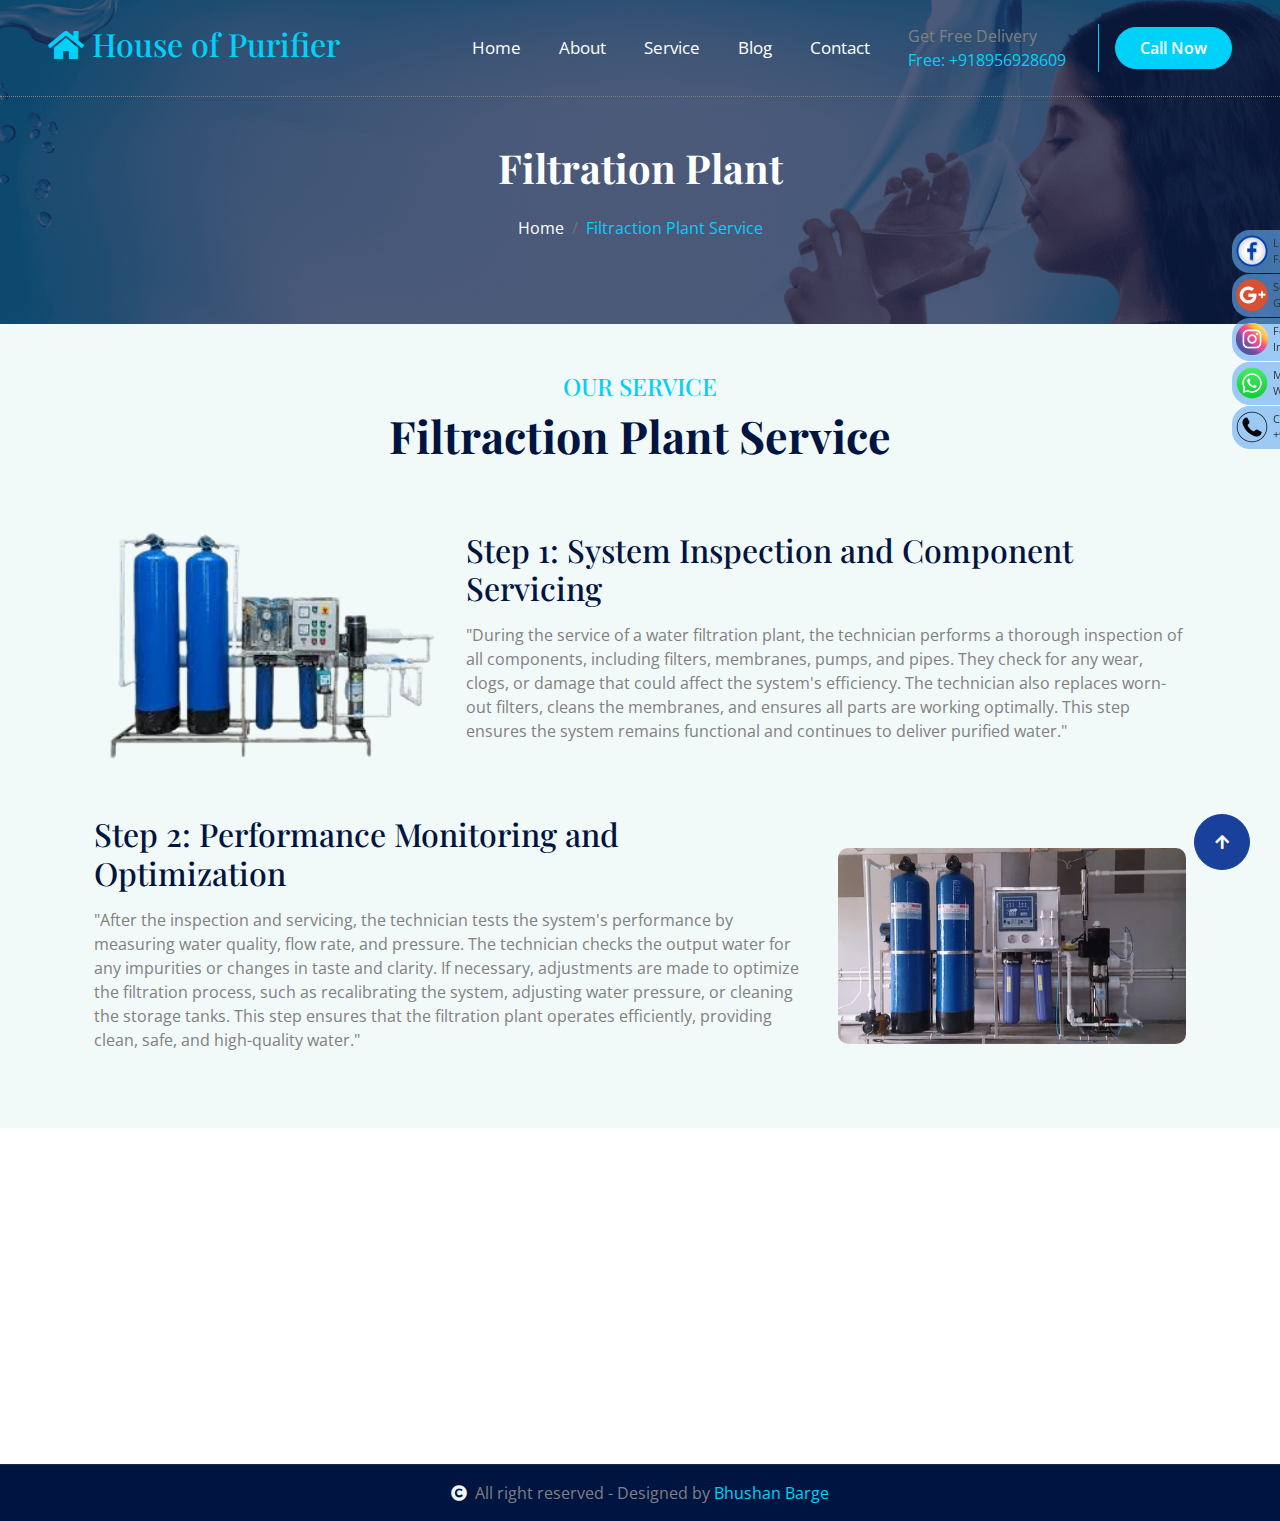
<file: filtration-plant.html>
<!DOCTYPE html>
<html lang="en">

    <head>
        <meta charset="utf-8">
        <title>House of Purifier</title>
        <meta content="width=device-width, initial-scale=1.0" name="viewport">
        <meta content="" name="keywords">
        <meta content="" name="description">

        <!-- Google Web Fonts -->
        <link rel="preconnect" href="https://fonts.googleapis.com">
        <link rel="preconnect" href="https://fonts.gstatic.com" crossorigin>
        <link href="https://fonts.googleapis.com/css2?family=Open+Sans:ital,wdth,wght@0,75..100,300..800;1,75..100,300..800&family=Playfair+Display:ital,wght@0,400..900;1,400..900&display=swap" rel="stylesheet"> 

        <!-- Icon Font Stylesheet -->
        <link rel="stylesheet" href="https://use.fontawesome.com/releases/v5.15.4/css/all.css"/>
        <link href="https://cdn.jsdelivr.net/npm/bootstrap-icons@1.4.1/font/bootstrap-icons.css" rel="stylesheet">

        <!-- Libraries Stylesheet -->
        <link href="lib/animate/animate.min.css" rel="stylesheet">
        <link href="lib/owlcarousel/assets/owl.carousel.min.css" rel="stylesheet">


        <!-- Customized Bootstrap Stylesheet -->
        <link href="css/bootstrap.min.css" rel="stylesheet">

        <!-- Template Stylesheet -->
        <link href="css/style.css" rel="stylesheet">
    </head>

    <body>

        <!-- Spinner Start -->
        <div id="spinner" class="show bg-white position-fixed translate-middle w-100 vh-100 top-50 start-50 d-flex align-items-center justify-content-center">
            <div class="spinner-border text-primary" style="width: 3rem; height: 3rem;" role="status">
                <span class="sr-only">Loading...</span>
            </div>
        </div>
        <!-- Spinner End -->

        <!-- Navbar & Hero Start -->
        <div class="container-fluid position-relative p-0">
           <!-- Navbar -->
        <script>
            fetch('./navbar/navbar.html') 
            .then(response => response.text())
            .then(data => {
            document.getElementById('navbarContainer').innerHTML = data;
                });
        </script>
            <div id="navbarContainer"></div>
        <!-- Navbar -->

            <!-- Header Start -->
            <div class="container-fluid bg-breadcrumb">
                <div class="container text-center py-5" style="max-width: 900px;">
                    <h4 class="text-white display-4 mb-4 wow fadeInDown" data-wow-delay="0.1s">Filtration Plant</h4>
                    <ol class="breadcrumb d-flex justify-content-center mb-0 wow fadeInDown" data-wow-delay="0.3s">
                        <li class="breadcrumb-item"><a href="index.html">Home</a></li>
                        <li class="breadcrumb-item active text-primary">Filtraction Plant Service</li>
                    </ol>    
                </div>
            </div>
            <!-- Header End -->
        </div>
        <!-- Navbar & Hero End -->

        <!-- Modal Search Start -->
        <div class="modal fade" id="searchModal" tabindex="-1" aria-labelledby="exampleModalLabel" aria-hidden="true">
            <div class="modal-dialog modal-fullscreen">
                <div class="modal-content rounded-0">
                    <div class="modal-header">
                        <h4 class="modal-title mb-0" id="exampleModalLabel">Search by keyword</h4>
                        <button type="button" class="btn-close" data-bs-dismiss="modal" aria-label="Close"></button>
                    </div>
                    <div class="modal-body d-flex align-items-center">
                        <div class="input-group w-75 mx-auto d-flex">
                            <input type="search" class="form-control p-3" placeholder="keywords" aria-describedby="search-icon-1">
                            <span id="search-icon-1" class="input-group-text btn border p-3"><i class="fa fa-search text-white"></i></span>
                        </div>
                    </div>
                </div>
            </div>
        </div>
        <!-- Modal Search End -->

        <!-- Service Start -->
        <div class="container-fluid service bg-light overflow-hidden py-5">
            <div class="container py-5">
                <div class="text-center mx-auto pb-5 wow fadeInUp" data-wow-delay="0.2s" style="max-width: 800px;">
                    <h4 class="text-uppercase text-primary">Our Service</h4>
                    <h1 class="display-3 text-capitalize mb-3">Filtraction Plant Service</h1>
                </div>

         <!-- content of RO -->
         <div class="container py-1">
            <!-- First Section: Image on the left, Text on the right -->
            <div class="row align-items-center mb-5 wow fadeInRight" data-wow-delay="0.2s">
                <div class="col-lg-4 mb-4 mb-lg-0">
                    <img src="./img/filterstep2-removebg-preview.png" class="img-fluid rounded w-100" alt="Descriptive Alt Text">
                </div>
                <div class="col-lg-8">
                    <h2 class="mb-3">Step 1: System Inspection and Component Servicing</h2>
                    <p class="mb-4 ">
                        "During the service of a water filtration plant, the technician performs a thorough inspection of all components, including filters, membranes, pumps, and pipes. They check for any wear, clogs, or damage that could affect the system's efficiency. The technician also replaces worn-out filters, cleans the membranes, and ensures all parts are working optimally. This step ensures the system remains functional and continues to deliver purified water."
                    </p>
                    <!-- <a href="#" class="btn btn-primary me-2">Learn More</a>
                    <a href="#" class="btn btn-outline-secondary">Contact Us</a> -->
                </div>
            </div>
        
            <!-- Second Section: Text on the left, Image on the right -->
            <div class="row align-items-center wow fadeInLeft" data-wow-delay="0.2s">
                <div class="col-lg-4 order-lg-2 mb-4 mb-lg-0">
                    <img src="./img/filterstep3.webp" class="img-fluid rounded w-100" alt="Descriptive Alt Text">
                </div>
                <div class="col-lg-8 order-lg-1">
                    <h2 class="mb-3">Step 2: Performance Monitoring and Optimization</h2>
                    <p class="mb-4">
                        "After the inspection and servicing, the technician tests the system's performance by measuring water quality, flow rate, and pressure. The technician checks the output water for any impurities or changes in taste and clarity. If necessary, adjustments are made to optimize the filtration process, such as recalibrating the system, adjusting water pressure, or cleaning the storage tanks. This step ensures that the filtration plant operates efficiently, providing clean, safe, and high-quality water."
                    </p>
                    <!-- <a href="#" class="btn btn-primary me-2">Learn More</a>
                    <a href="#" class="btn btn-outline-secondary">Contact Us</a> -->
                </div>
            </div>
        </div> 
        <!-- content of RO -->
            </div>
        </div>
        <!-- Service End -->
    
     <!-- socilal media logo  -->
     <div class="sticky-container">
        <ul class="sticky">
            <li>
                <img src="./img/facebook.png" width="32" height="32">
                <p><a href="https://www.facebook.com/codexworld" target="_blank">Like Us on<br>Facebook</a></p>
            </li>
            <li>
                <img src="./img/gmail.webp" width="32" height="32">
                <p><a href="https://plus.google.com/codexworld" target="_blank">Search Us on<br>Google+</a></p>
            </li>
            <li>
                <img src="./img/insta.png" width="32" height="32" style="border-radius: 10px;">
                <p><a href="https://www.instagram.com/" target="_blank">Follow Us on<br>Instagram</a></p>
            </li>
            <li>
              <img src="./img/whatsaap (1).png" width="32" height="32" style="border-radius: 10px;">
              <p><a href="https://www.Whatsapp.com/" target="_blank">Message Us on<br>Whatsapp</a></p>
          </li>
          <li>
            <img src="./img/call.png" width="32" height="32" style="border-radius: 10px;">
            <p><a href="tel:+917020976697" target="_blank">Contact Us on<br>+917020976697</a></p>
        </li>
        </ul>
      </div>
    <!--social media logo -->    
        

     <!-- Footer Start -->
     <script>
        // Fetch and insert footer content
        fetch('./includefooter/footer.html')
                .then(response => response.text())
                .then(data => {
                        document.getElementById('footerContainer').innerHTML = data;
                });
    </script>
    <div id="footerContainer"></div>    
    <!-- Footer End -->
    
    <!-- Copyright Start -->
    <div class="container-fluid copyright py-3">
        <div class="container">
            <div class="row g-4 align-items-center">
                <div class="col-lg-12 col-md-12 row-cols-sm-6 text-center mb-md-0">
                        <span class="text-body justify-content-center"><a href="#" class=""><i class="fas fa-copyright text-light me-2"></i></a>All right reserved - Designed by  <a href="https://bhushanbarge.github.io/MyPortFolio/"> Bhushan Barge </a></span>
                    </div>

            </div>
        </div>
    </div>
    <!-- Copyright End -->


        <!-- Back to Top -->
        <a href="#" class="btn btn-secondary btn-lg-square rounded-circle back-to-top"><i class="fa fa-arrow-up"></i></a>   

        
    <!-- JavaScript Libraries -->
    <script src="https://ajax.googleapis.com/ajax/libs/jquery/3.6.4/jquery.min.js"></script>
    <script src="https://cdn.jsdelivr.net/npm/bootstrap@5.0.0/dist/js/bootstrap.bundle.min.js"></script>
    <script src="lib/wow/wow.min.js"></script>
    <script src="lib/easing/easing.min.js"></script>
    <script src="lib/waypoints/waypoints.min.js"></script>
    <script src="lib/counterup/counterup.min.js"></script>
    <script src="lib/owlcarousel/owl.carousel.min.js"></script>
    

    <!-- Template Javascript -->
    <script src="js/main.js"></script>
    </body>

</html>
</file>
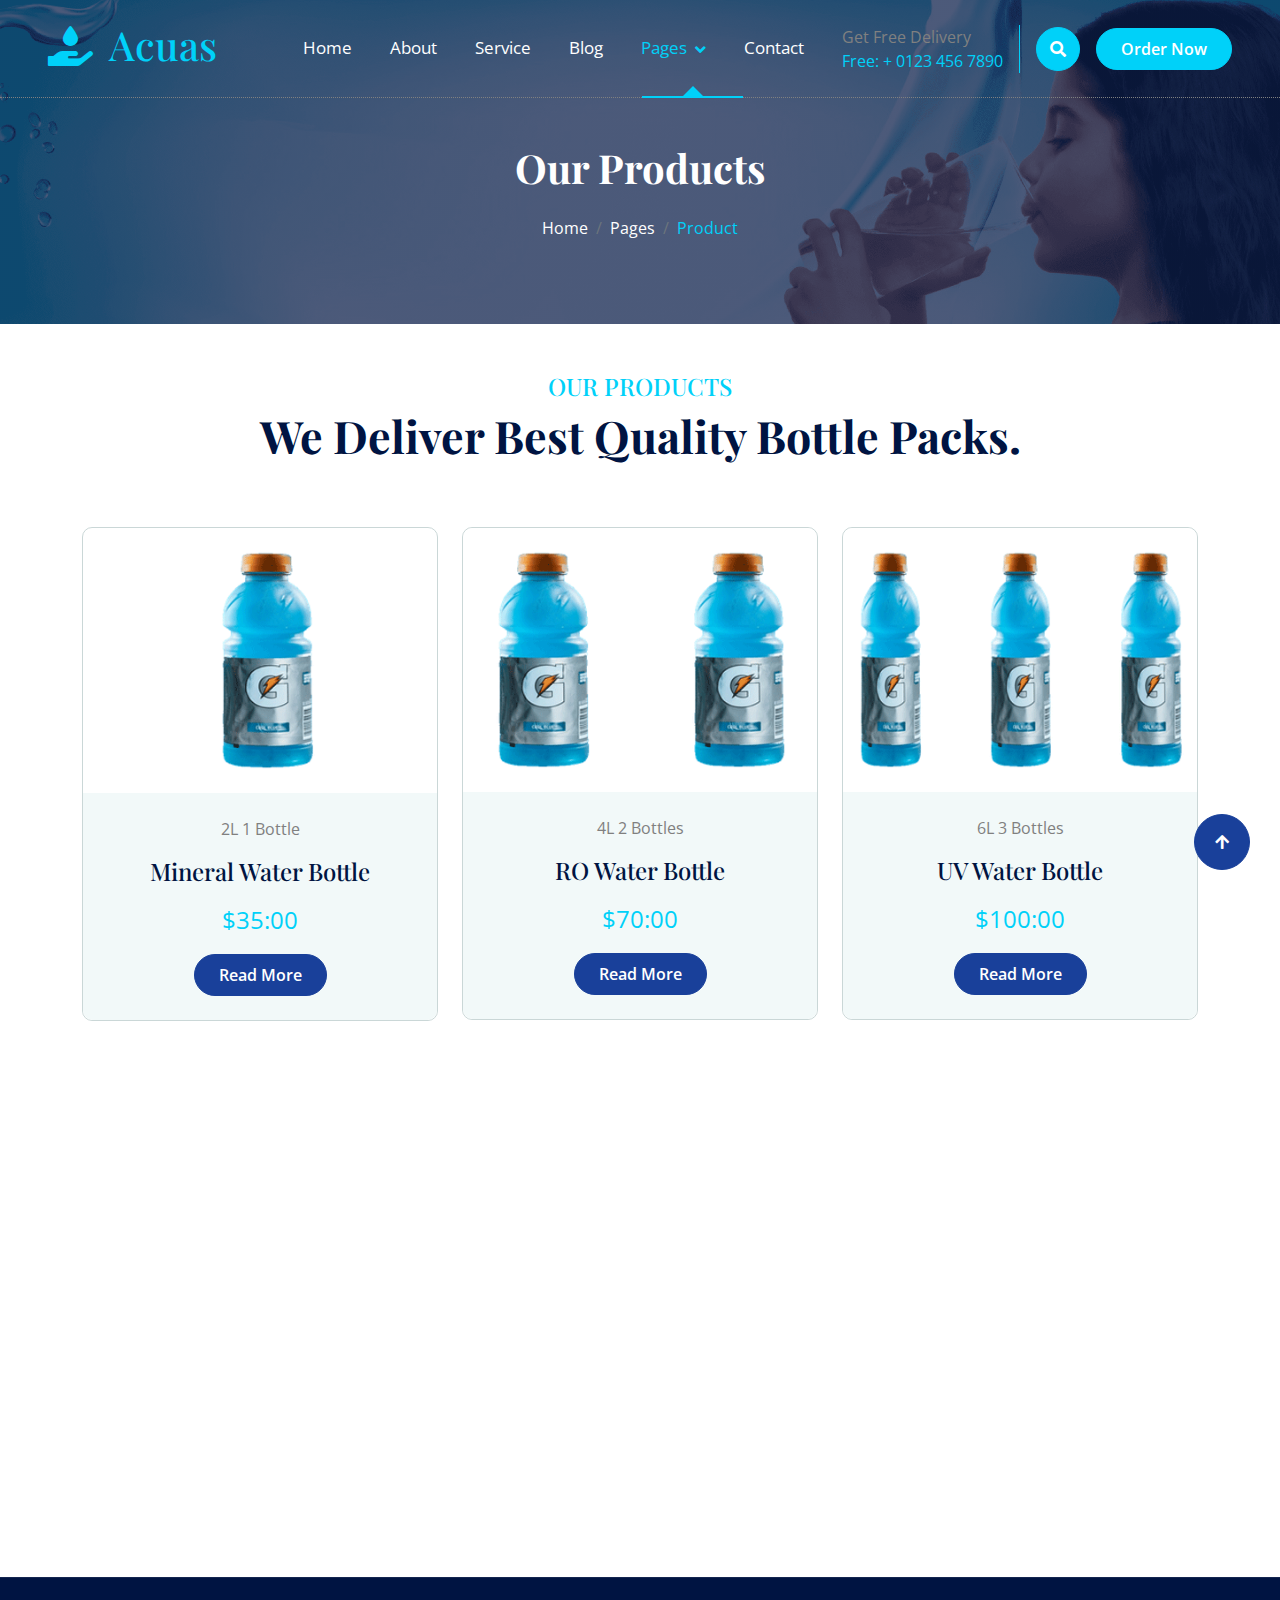
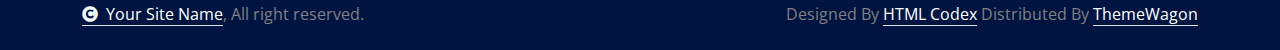
<file: product.html>
<!DOCTYPE html>
<html lang="en">

    <head>
        <meta charset="utf-8">
        <title>Acuas - Drinking Water Website Template</title>
        <meta content="width=device-width, initial-scale=1.0" name="viewport">
        <meta content="" name="keywords">
        <meta content="" name="description">

        <!-- Google Web Fonts -->
        <link rel="preconnect" href="https://fonts.googleapis.com">
        <link rel="preconnect" href="https://fonts.gstatic.com" crossorigin>
        <link href="https://fonts.googleapis.com/css2?family=Open+Sans:ital,wdth,wght@0,75..100,300..800;1,75..100,300..800&family=Playfair+Display:ital,wght@0,400..900;1,400..900&display=swap" rel="stylesheet"> 

        <!-- Icon Font Stylesheet -->
        <link rel="stylesheet" href="https://use.fontawesome.com/releases/v5.15.4/css/all.css"/>
        <link href="https://cdn.jsdelivr.net/npm/bootstrap-icons@1.4.1/font/bootstrap-icons.css" rel="stylesheet">

        <!-- Libraries Stylesheet -->
        <link href="lib/animate/animate.min.css" rel="stylesheet">
        <link href="lib/owlcarousel/assets/owl.carousel.min.css" rel="stylesheet">


        <!-- Customized Bootstrap Stylesheet -->
        <link href="css/bootstrap.min.css" rel="stylesheet">

        <!-- Template Stylesheet -->
        <link href="css/style.css" rel="stylesheet">
    </head>

    <body>

        <!-- Spinner Start -->
        <div id="spinner" class="show bg-white position-fixed translate-middle w-100 vh-100 top-50 start-50 d-flex align-items-center justify-content-center">
            <div class="spinner-border text-primary" style="width: 3rem; height: 3rem;" role="status">
                <span class="sr-only">Loading...</span>
            </div>
        </div>
        <!-- Spinner End -->

        <!-- Navbar & Hero Start -->
        <div class="container-fluid position-relative p-0">
            <nav class="navbar navbar-expand-lg navbar-light px-4 px-lg-5 py-3 py-lg-0">
                <a href="" class="navbar-brand p-0">
                    <h1 class="text-primary"><i class="fas fa-hand-holding-water me-3"></i>Acuas</h1>
                    <!-- <img src="img/logo.png" alt="Logo"> -->
                </a>
                <button class="navbar-toggler" type="button" data-bs-toggle="collapse" data-bs-target="#navbarCollapse">
                    <span class="fa fa-bars"></span>
                </button>
                <div class="collapse navbar-collapse" id="navbarCollapse">
                    <div class="navbar-nav ms-auto py-0">
                        <a href="index.html" class="nav-item nav-link">Home</a>
                        <a href="about.html" class="nav-item nav-link">About</a>
                        <a href="service.html" class="nav-item nav-link">Service</a>
                        <a href="blog.html" class="nav-item nav-link">Blog</a>
                        <div class="nav-item dropdown active">
                            <a href="#" class="nav-link dropdown-toggle active" data-bs-toggle="dropdown">Pages</a>
                            <div class="dropdown-menu m-0">
                                <a href="feature.html" class="dropdown-item">Our Feature</a>
                                <a href="product.html" class="dropdown-item active">Our Product</a>
                                <a href="team.html" class="dropdown-item">Our Team</a>
                                <a href="testimonial.html" class="dropdown-item">Testimonial</a>
                                <a href="404.html" class="dropdown-item">404 Page</a>
                            </div>
                        </div>
                        <a href="contact.html" class="nav-item nav-link">Contact</a>
                    </div>
                    <div class="d-none d-xl-flex me-3">
                        <div class="d-flex flex-column pe-3 border-end border-primary">
                            <span class="text-body">Get Free Delivery</span>
                            <a href="tel:+4733378901"><span class="text-primary">Free: + 0123 456 7890</span></a>
                        </div>
                    </div>
                    <button class="btn btn-primary btn-md-square d-flex flex-shrink-0 mb-3 mb-lg-0 rounded-circle me-3" data-bs-toggle="modal" data-bs-target="#searchModal"><i class="fas fa-search"></i></button>
                    <a href="" class="btn btn-primary rounded-pill d-inline-flex flex-shrink-0 py-2 px-4">Order Now</a>
                </div>
            </nav>

            <!-- Header Start -->
            <div class="container-fluid bg-breadcrumb">
                <div class="container text-center py-5" style="max-width: 900px;">
                    <h4 class="text-white display-4 mb-4 wow fadeInDown" data-wow-delay="0.1s">Our Products</h4>
                    <ol class="breadcrumb d-flex justify-content-center mb-0 wow fadeInDown" data-wow-delay="0.3s">
                        <li class="breadcrumb-item"><a href="index.html">Home</a></li>
                        <li class="breadcrumb-item"><a href="#">Pages</a></li>
                        <li class="breadcrumb-item active text-primary">Product</li>
                    </ol>    
                </div>
            </div>
            <!-- Header End -->
        </div>
        <!-- Navbar & Hero End -->

        <!-- Modal Search Start -->
        <div class="modal fade" id="searchModal" tabindex="-1" aria-labelledby="exampleModalLabel" aria-hidden="true">
            <div class="modal-dialog modal-fullscreen">
                <div class="modal-content rounded-0">
                    <div class="modal-header">
                        <h4 class="modal-title mb-0" id="exampleModalLabel">Search by keyword</h4>
                        <button type="button" class="btn-close" data-bs-dismiss="modal" aria-label="Close"></button>
                    </div>
                    <div class="modal-body d-flex align-items-center">
                        <div class="input-group w-75 mx-auto d-flex">
                            <input type="search" class="form-control p-3" placeholder="keywords" aria-describedby="search-icon-1">
                            <span id="search-icon-1" class="input-group-text btn border p-3"><i class="fa fa-search text-white"></i></span>
                        </div>
                    </div>
                </div>
            </div>
        </div>
        <!-- Modal Search End -->

        <!-- Products Start -->
        <div class="container-fluid product py-5">
            <div class="container py-5">
                <div class="text-center mx-auto pb-5 wow fadeInUp" data-wow-delay="0.2s" style="max-width: 800px;">
                    <h4 class="text-uppercase text-primary">Our Products</h4>
                    <h1 class="display-3 text-capitalize mb-3">We Deliver Best Quality Bottle Packs.</h1>
                </div>
                <div class="row g-4 justify-content-center">
                    <div class="col-lg-6 col-xl-4 wow fadeInUp" data-wow-delay="0.2s">
                        <div class="product-item">
                            <img src="img/product-3.png" class="img-fluid w-100 rounded-top"  alt="Image">
                            <div class="product-content bg-light text-center rounded-bottom p-4">
                                <p>2L 1 Bottle</p>
                                <a href="#" class="h4 d-inline-block mb-3">Mineral Water Bottle</a>
                                <p class="fs-4 text-primary mb-3">$35:00</p>
                                <a href="#" class="btn btn-secondary rounded-pill py-2 px-4">Read More</a>
                            </div>
                        </div>
                    </div>
                    <div class="col-lg-6 col-xl-4 wow fadeInUp" data-wow-delay="0.4s">
                        <div class="product-item">
                            <img src="img/product-2.png" class="img-fluid w-100 rounded-top"  alt="Image">
                            <div class="product-content bg-light text-center rounded-bottom p-4">
                                <p>4L 2 Bottles</p>
                                <a href="#" class="h4 d-inline-block mb-3">RO Water Bottle</a>
                                <p class="fs-4 text-primary mb-3">$70:00</p>
                                <a href="#" class="btn btn-secondary rounded-pill py-2 px-4">Read More</a>
                            </div>
                        </div>
                    </div>
                    <div class="col-lg-6 col-xl-4 wow fadeInUp" data-wow-delay="0.6s">
                        <div class="product-item">
                            <img src="img/product-1.png" class="img-fluid w-100 rounded-top"  alt="Image">
                            <div class="product-content bg-light text-center rounded-bottom p-4">
                                <p>6L 3 Bottles</p>
                                <a href="#" class="h4 d-inline-block mb-3">UV Water Bottle</a>
                                <p class="fs-4 text-primary mb-3">$100:00</p>
                                <a href="#" class="btn btn-secondary rounded-pill py-2 px-4">Read More</a>
                            </div>
                        </div>
                    </div>
                </div>
            </div>
        </div>
        <!-- Products End -->

        <!-- Footer Start -->
        <div class="container-fluid footer py-5 wow fadeIn" data-wow-delay="0.2s">
            <div class="container py-5">
                <div class="row g-5 mb-5 align-items-center">
                    <div class="col-lg-7">
                        <div class="position-relative mx-auto">
                            <input class="form-control rounded-pill w-100 py-3 ps-4 pe-5" type="text" placeholder="Email address to Subscribe">
                            <button type="button" class="btn btn-secondary rounded-pill position-absolute top-0 end-0 py-2 px-4 mt-2 me-2">Subscribe</button>
                        </div>
                    </div>
                    <div class="col-lg-5">
                        <div class="d-flex align-items-center justify-content-center justify-content-lg-end">
                            <a class="btn btn-secondary btn-md-square rounded-circle me-3" href=""><i class="fab fa-facebook-f"></i></a>
                            <a class="btn btn-secondary btn-md-square rounded-circle me-3" href=""><i class="fab fa-twitter"></i></a>
                            <a class="btn btn-secondary btn-md-square rounded-circle me-3" href=""><i class="fab fa-instagram"></i></a>
                            <a class="btn btn-secondary btn-md-square rounded-circle me-0" href=""><i class="fab fa-linkedin-in"></i></a>
                        </div>
                    </div>
                </div>
                <div class="row g-5">
                    <div class="col-md-6 col-lg-6 col-xl-3">
                        <div class="footer-item d-flex flex-column">
                            <div class="footer-item">
                                <h3 class="text-white mb-4"><i class="fas fa-hand-holding-water text-primary me-3"></i>Acuas</h3>
                                <p class="mb-3">Dolor amet sit justo amet elitr clita ipsum elitr est.Lorem ipsum dolor sit amet, consectetur adipiscing elit consectetur adipiscing elit.</p>
                            </div>
                            <div class="position-relative">
                                <input class="form-control rounded-pill w-100 py-3 ps-4 pe-5" type="text" placeholder="Enter your email">
                                <button type="button" class="btn btn-secondary rounded-pill position-absolute top-0 end-0 py-2 mt-2 me-2">SignUp</button>
                            </div>
                        </div>
                    </div>
                    <div class="col-md-6 col-lg-6 col-xl-3">
                        <div class="footer-item d-flex flex-column">
                            <h4 class="text-white mb-4">About Us</h4>
                            <a href="#"><i class="fas fa-angle-right me-2"></i> Why Choose Us</a>
                            <a href="#"><i class="fas fa-angle-right me-2"></i> Free Water Bottles</a>
                            <a href="#"><i class="fas fa-angle-right me-2"></i> Water Dispensers</a>
                            <a href="#"><i class="fas fa-angle-right me-2"></i> Bottled Water Coolers</a>
                            <a href="#"><i class="fas fa-angle-right me-2"></i> Contact us</a>
                            <a href="#"><i class="fas fa-angle-right me-2"></i> Terms & Conditions</a>
                        </div>
                    </div>
                    <div class="col-md-6 col-lg-6 col-xl-3">
                        <div class="footer-item d-flex flex-column">
                            <h4 class="text-white mb-4">Business Hours</h4>
                            <div class="mb-3">
                                <h6 class="text-muted mb-0">Mon - Friday:</h6>
                                <p class="text-white mb-0">09.00 am to 07.00 pm</p>
                            </div>
                            <div class="mb-3">
                                <h6 class="text-muted mb-0">Saturday:</h6>
                                <p class="text-white mb-0">10.00 am to 05.00 pm</p>
                            </div>
                            <div class="mb-3">
                                <h6 class="text-muted mb-0">Vacation:</h6>
                                <p class="text-white mb-0">All Sunday is our vacation</p>
                            </div>
                        </div>
                    </div>
                    <div class="col-md-6 col-lg-6 col-xl-3">
                        <div class="footer-item d-flex flex-column">
                            <h4 class="text-white mb-4">Contact Info</h4>
                            <a href="#"><i class="fa fa-map-marker-alt me-2"></i> 123 Street, New York, USA</a>
                            <a href="mailto:info@example.com"><i class="fas fa-envelope me-2"></i> info@example.com</a>
                            <a href="mailto:info@example.com"><i class="fas fa-envelope me-2"></i> info@example.com</a>
                            <a href="tel:+012 345 67890"><i class="fas fa-phone me-2"></i> +012 345 67890</a>
                            <a href="tel:+012 345 67890" class="mb-3"><i class="fas fa-print me-2"></i> +012 345 67890</a>
                        </div>
                    </div>
                </div>
            </div>
        </div>
        <!-- Footer End -->

        
        <!-- Copyright Start -->
        <div class="container-fluid copyright py-4">
            <div class="container">
                <div class="row g-4 align-items-center">
                    <div class="col-md-6 text-center text-md-start mb-md-0">
                        <span class="text-body"><a href="#" class="border-bottom text-white"><i class="fas fa-copyright text-light me-2"></i>Your Site Name</a>, All right reserved.</span>
                    </div>
                    <div class="col-md-6 text-center text-md-end text-body">
                        <!--/*** This template is free as long as you keep the below author’s credit link/attribution link/backlink. ***/-->
                        <!--/*** If you'd like to use the template without the below author’s credit link/attribution link/backlink, ***/-->
                        <!--/*** you can purchase the Credit Removal License from "https://htmlcodex.com/credit-removal". ***/-->
                        Designed By <a class="border-bottom text-white" href="https://htmlcodex.com">HTML Codex</a> Distributed By <a class="border-bottom text-white" href="https://themewagon.com">ThemeWagon</a>
                    </div>
                </div>
            </div>
        </div>
        <!-- Copyright End -->


        <!-- Back to Top -->
        <a href="#" class="btn btn-secondary btn-lg-square rounded-circle back-to-top"><i class="fa fa-arrow-up"></i></a>   

        
    <!-- JavaScript Libraries -->
    <script src="https://ajax.googleapis.com/ajax/libs/jquery/3.6.4/jquery.min.js"></script>
    <script src="https://cdn.jsdelivr.net/npm/bootstrap@5.0.0/dist/js/bootstrap.bundle.min.js"></script>
    <script src="lib/wow/wow.min.js"></script>
    <script src="lib/easing/easing.min.js"></script>
    <script src="lib/waypoints/waypoints.min.js"></script>
    <script src="lib/counterup/counterup.min.js"></script>
    <script src="lib/owlcarousel/owl.carousel.min.js"></script>
    

    <!-- Template Javascript -->
    <script src="js/main.js"></script>
    </body>

</html>
</file>
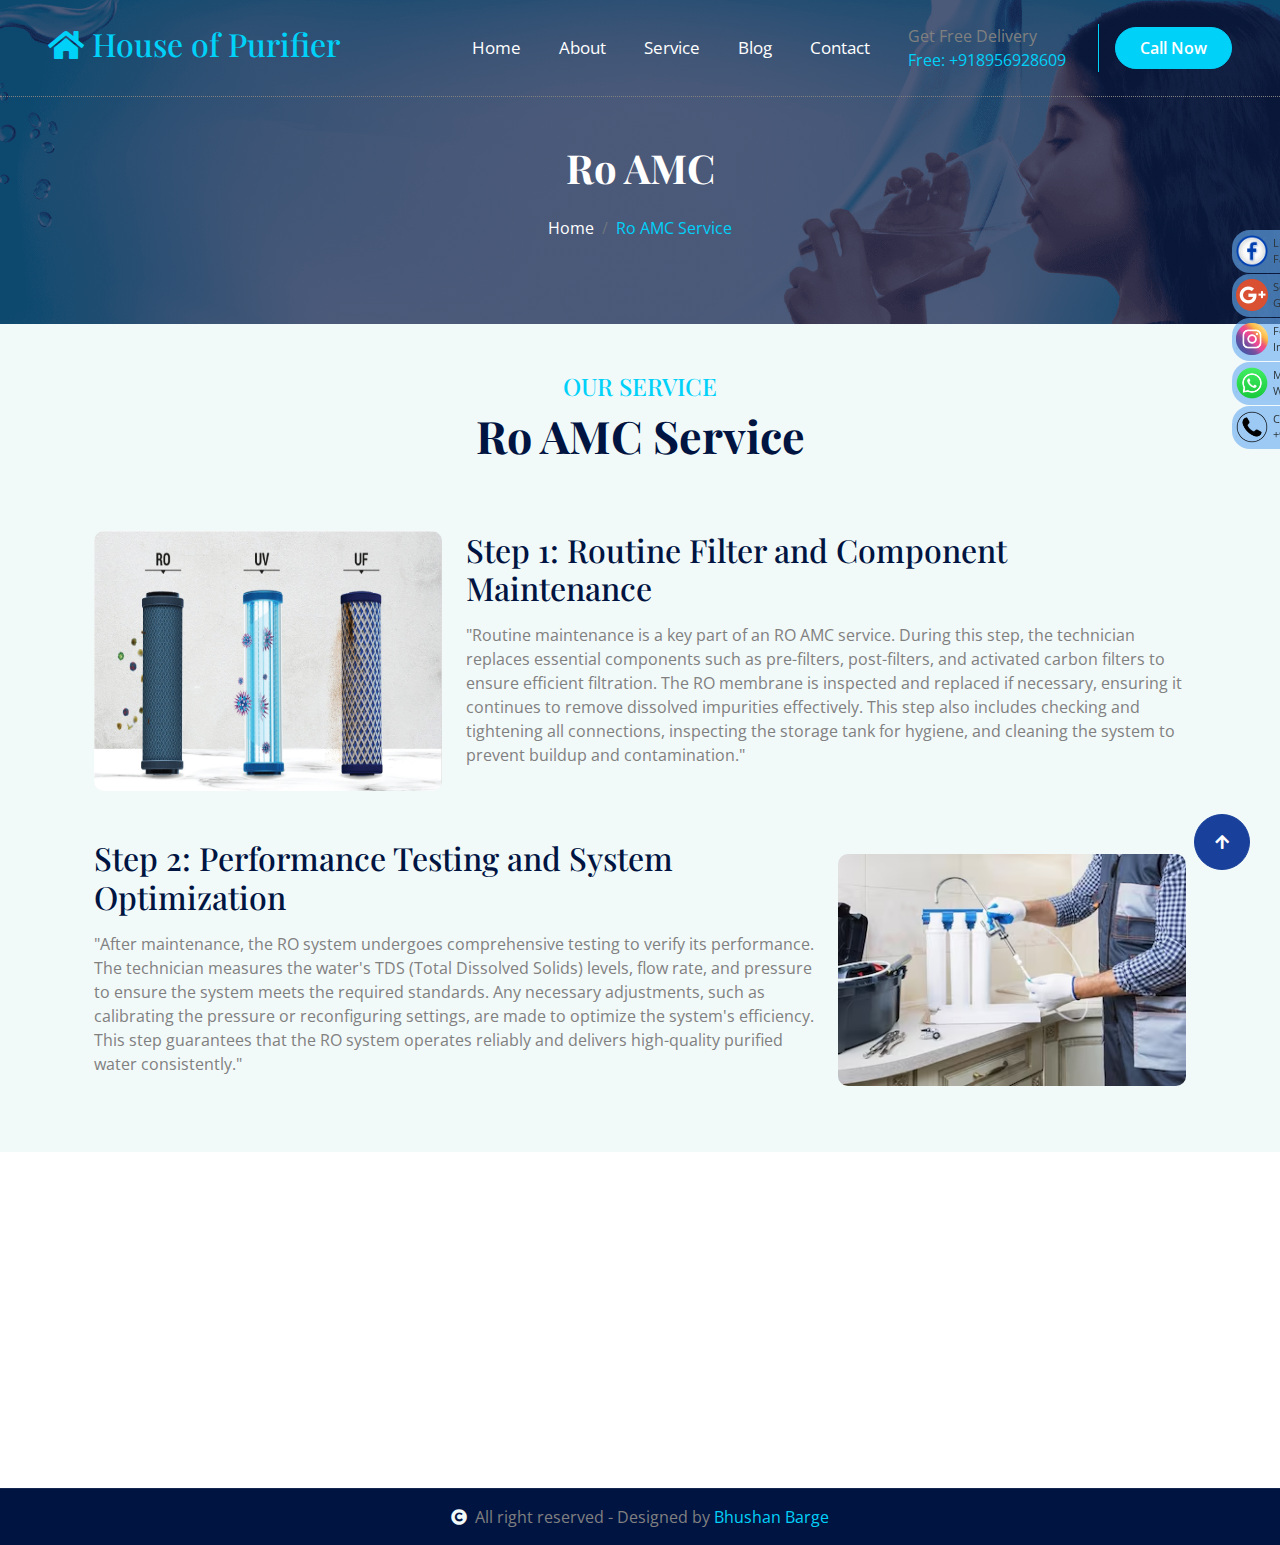
<file: ro-amc.html>
<!DOCTYPE html>
<html lang="en">

    <head>
        <meta charset="utf-8">
        <title>House of Purifier</title>
        <meta content="width=device-width, initial-scale=1.0" name="viewport">
        <meta content="" name="keywords">
        <meta content="" name="description">

        <!-- Google Web Fonts -->
        <link rel="preconnect" href="https://fonts.googleapis.com">
        <link rel="preconnect" href="https://fonts.gstatic.com" crossorigin>
        <link href="https://fonts.googleapis.com/css2?family=Open+Sans:ital,wdth,wght@0,75..100,300..800;1,75..100,300..800&family=Playfair+Display:ital,wght@0,400..900;1,400..900&display=swap" rel="stylesheet"> 

        <!-- Icon Font Stylesheet -->
        <link rel="stylesheet" href="https://use.fontawesome.com/releases/v5.15.4/css/all.css"/>
        <link href="https://cdn.jsdelivr.net/npm/bootstrap-icons@1.4.1/font/bootstrap-icons.css" rel="stylesheet">

        <!-- Libraries Stylesheet -->
        <link href="lib/animate/animate.min.css" rel="stylesheet">
        <link href="lib/owlcarousel/assets/owl.carousel.min.css" rel="stylesheet">


        <!-- Customized Bootstrap Stylesheet -->
        <link href="css/bootstrap.min.css" rel="stylesheet">

        <!-- Template Stylesheet -->
        <link href="css/style.css" rel="stylesheet">
    </head>

    <body>

        <!-- Spinner Start -->
        <div id="spinner" class="show bg-white position-fixed translate-middle w-100 vh-100 top-50 start-50 d-flex align-items-center justify-content-center">
            <div class="spinner-border text-primary" style="width: 3rem; height: 3rem;" role="status">
                <span class="sr-only">Loading...</span>
            </div>
        </div>
        <!-- Spinner End -->

        <!-- Navbar & Hero Start -->
        <div class="container-fluid position-relative p-0">
            <!-- Navbar -->
        <script>
            fetch('./navbar/navbar.html') 
            .then(response => response.text())
            .then(data => {
            document.getElementById('navbarContainer').innerHTML = data;
                });
        </script>
            <div id="navbarContainer"></div>
        <!-- Navbar -->

            <!-- Header Start -->
            <div class="container-fluid bg-breadcrumb">
                <div class="container text-center py-5" style="max-width: 900px;">
                    <h4 class="text-white display-4 mb-4 wow fadeInDown" data-wow-delay="0.1s">Ro AMC</h4>
                    <ol class="breadcrumb d-flex justify-content-center mb-0 wow fadeInDown" data-wow-delay="0.3s">
                        <li class="breadcrumb-item"><a href="index.html">Home</a></li>
                        <li class="breadcrumb-item active text-primary">Ro AMC Service</li>
                    </ol>    
                </div>
            </div>
            <!-- Header End -->
        </div>
        <!-- Navbar & Hero End -->

        <!-- Modal Search Start -->
        <div class="modal fade" id="searchModal" tabindex="-1" aria-labelledby="exampleModalLabel" aria-hidden="true">
            <div class="modal-dialog modal-fullscreen">
                <div class="modal-content rounded-0">
                    <div class="modal-header">
                        <h4 class="modal-title mb-0" id="exampleModalLabel">Search by keyword</h4>
                        <button type="button" class="btn-close" data-bs-dismiss="modal" aria-label="Close"></button>
                    </div>
                    <div class="modal-body d-flex align-items-center">
                        <div class="input-group w-75 mx-auto d-flex">
                            <input type="search" class="form-control p-3" placeholder="keywords" aria-describedby="search-icon-1">
                            <span id="search-icon-1" class="input-group-text btn border p-3"><i class="fa fa-search text-white"></i></span>
                        </div>
                    </div>
                </div>
            </div>
        </div>
        <!-- Modal Search End -->

        <!-- Service Start -->
        <div class="container-fluid service bg-light overflow-hidden py-5">
            <div class="container py-5">
                <div class="text-center mx-auto pb-5 wow fadeInUp" data-wow-delay="0.2s" style="max-width: 800px;">
                    <h4 class="text-uppercase text-primary">Our Service</h4>
                    <h1 class="display-3 text-capitalize mb-3">Ro AMC Service</h1>
                </div>

       <!-- content of RO -->
       <div class="container py-1">
        <!-- First Section: Image on the left, Text on the right -->
        <div class="row align-items-center mb-5 wow fadeInRight" data-wow-delay="0.2s">
            <div class="col-lg-4 mb-4 mb-lg-0">
                <img src="./img/AMCstep1.jpg" class="img-fluid rounded w-100" alt="Descriptive Alt Text" style="height: 260px;">
            </div>
            <div class="col-lg-8">
                <h2 class="mb-3">Step 1: Routine Filter and Component Maintenance</h2>
                <p class="mb-4 ">
                    "Routine maintenance is a key part of an RO AMC service. During this step, the technician replaces essential components such as pre-filters, post-filters, and activated carbon filters to ensure efficient filtration. The RO membrane is inspected and replaced if necessary, ensuring it continues to remove dissolved impurities effectively. This step also includes checking and tightening all connections, inspecting the storage tank for hygiene, and cleaning the system to prevent buildup and contamination."
                </p>
                <!-- <a href="#" class="btn btn-primary me-2">Learn More</a>
                <a href="#" class="btn btn-outline-secondary">Contact Us</a> -->
            </div>
        </div>
    
        <!-- Second Section: Text on the left, Image on the right -->
        <div class="row align-items-center wow fadeInLeft" data-wow-delay="0.2s">
            <div class="col-lg-4 order-lg-2 mb-4 mb-lg-0">
                <img src="./img/filterstep3.avif" class="img-fluid rounded w-100" alt="Descriptive Alt Text">
            </div>
            <div class="col-lg-8 order-lg-1">
                <h2 class="mb-3">Step 2: Performance Testing and System Optimization</h2>
                <p class="mb-4">
                    "After maintenance, the RO system undergoes comprehensive testing to verify its performance. The technician measures the water's TDS (Total Dissolved Solids) levels, flow rate, and pressure to ensure the system meets the required standards. Any necessary adjustments, such as calibrating the pressure or reconfiguring settings, are made to optimize the system's efficiency. This step guarantees that the RO system operates reliably and delivers high-quality purified water consistently."
                </p>
                <!-- <a href="#" class="btn btn-primary me-2">Learn More</a>
                <a href="#" class="btn btn-outline-secondary">Contact Us</a> -->
            </div>
        </div>
    </div> 
       <!-- content of RO -->
            </div>
        </div>
        <!-- Service End -->
        
     <!-- socilal media logo  -->
     <div class="sticky-container">
        <ul class="sticky">
            <li>
                <img src="./img/facebook.png" width="32" height="32">
                <p><a href="https://www.facebook.com/codexworld" target="_blank">Like Us on<br>Facebook</a></p>
            </li>
            <li>
                <img src="./img/gmail.webp" width="32" height="32">
                <p><a href="https://plus.google.com/codexworld" target="_blank">Search Us on<br>Google+</a></p>
            </li>
            <li>
                <img src="./img/insta.png" width="32" height="32" style="border-radius: 10px;">
                <p><a href="https://www.instagram.com/" target="_blank">Follow Us on<br>Instagram</a></p>
            </li>
            <li>
              <img src="./img/whatsaap (1).png" width="32" height="32" style="border-radius: 10px;">
              <p><a href="https://www.Whatsapp.com/" target="_blank">Message Us on<br>Whatsapp</a></p>
          </li>
          <li>
            <img src="./img/call.png" width="32" height="32" style="border-radius: 10px;">
            <p><a href="tel:+917020976697" target="_blank">Contact Us on<br>+917020976697</a></p>
        </li>
        </ul>
      </div>
    <!--social media logo -->    

     <!-- Footer Start -->
     <script>
        // Fetch and insert footer content
        fetch('./includefooter/footer.html')
                .then(response => response.text())
                .then(data => {
                        document.getElementById('footerContainer').innerHTML = data;
                });
    </script>
    <div id="footerContainer"></div>    
    <!-- Footer End -->
    
    <!-- Copyright Start -->
    <div class="container-fluid copyright py-3">
        <div class="container">
            <div class="row g-4 align-items-center">
                <div class="col-lg-12 col-md-12 row-cols-sm-6 text-center mb-md-0">
                        <span class="text-body justify-content-center"><a href="#" class=""><i class="fas fa-copyright text-light me-2"></i></a>All right reserved - Designed by  <a href="https://bhushanbarge.github.io/MyPortFolio/"> Bhushan Barge </a></span>
                    </div>

            </div>
        </div>
    </div>
    <!-- Copyright End -->


        <!-- Back to Top -->
        <a href="#" class="btn btn-secondary btn-lg-square rounded-circle back-to-top"><i class="fa fa-arrow-up"></i></a>   

        
    <!-- JavaScript Libraries -->
    <script src="https://ajax.googleapis.com/ajax/libs/jquery/3.6.4/jquery.min.js"></script>
    <script src="https://cdn.jsdelivr.net/npm/bootstrap@5.0.0/dist/js/bootstrap.bundle.min.js"></script>
    <script src="lib/wow/wow.min.js"></script>
    <script src="lib/easing/easing.min.js"></script>
    <script src="lib/waypoints/waypoints.min.js"></script>
    <script src="lib/counterup/counterup.min.js"></script>
    <script src="lib/owlcarousel/owl.carousel.min.js"></script>
    

    <!-- Template Javascript -->
    <script src="js/main.js"></script>
    </body>

</html>
</file>
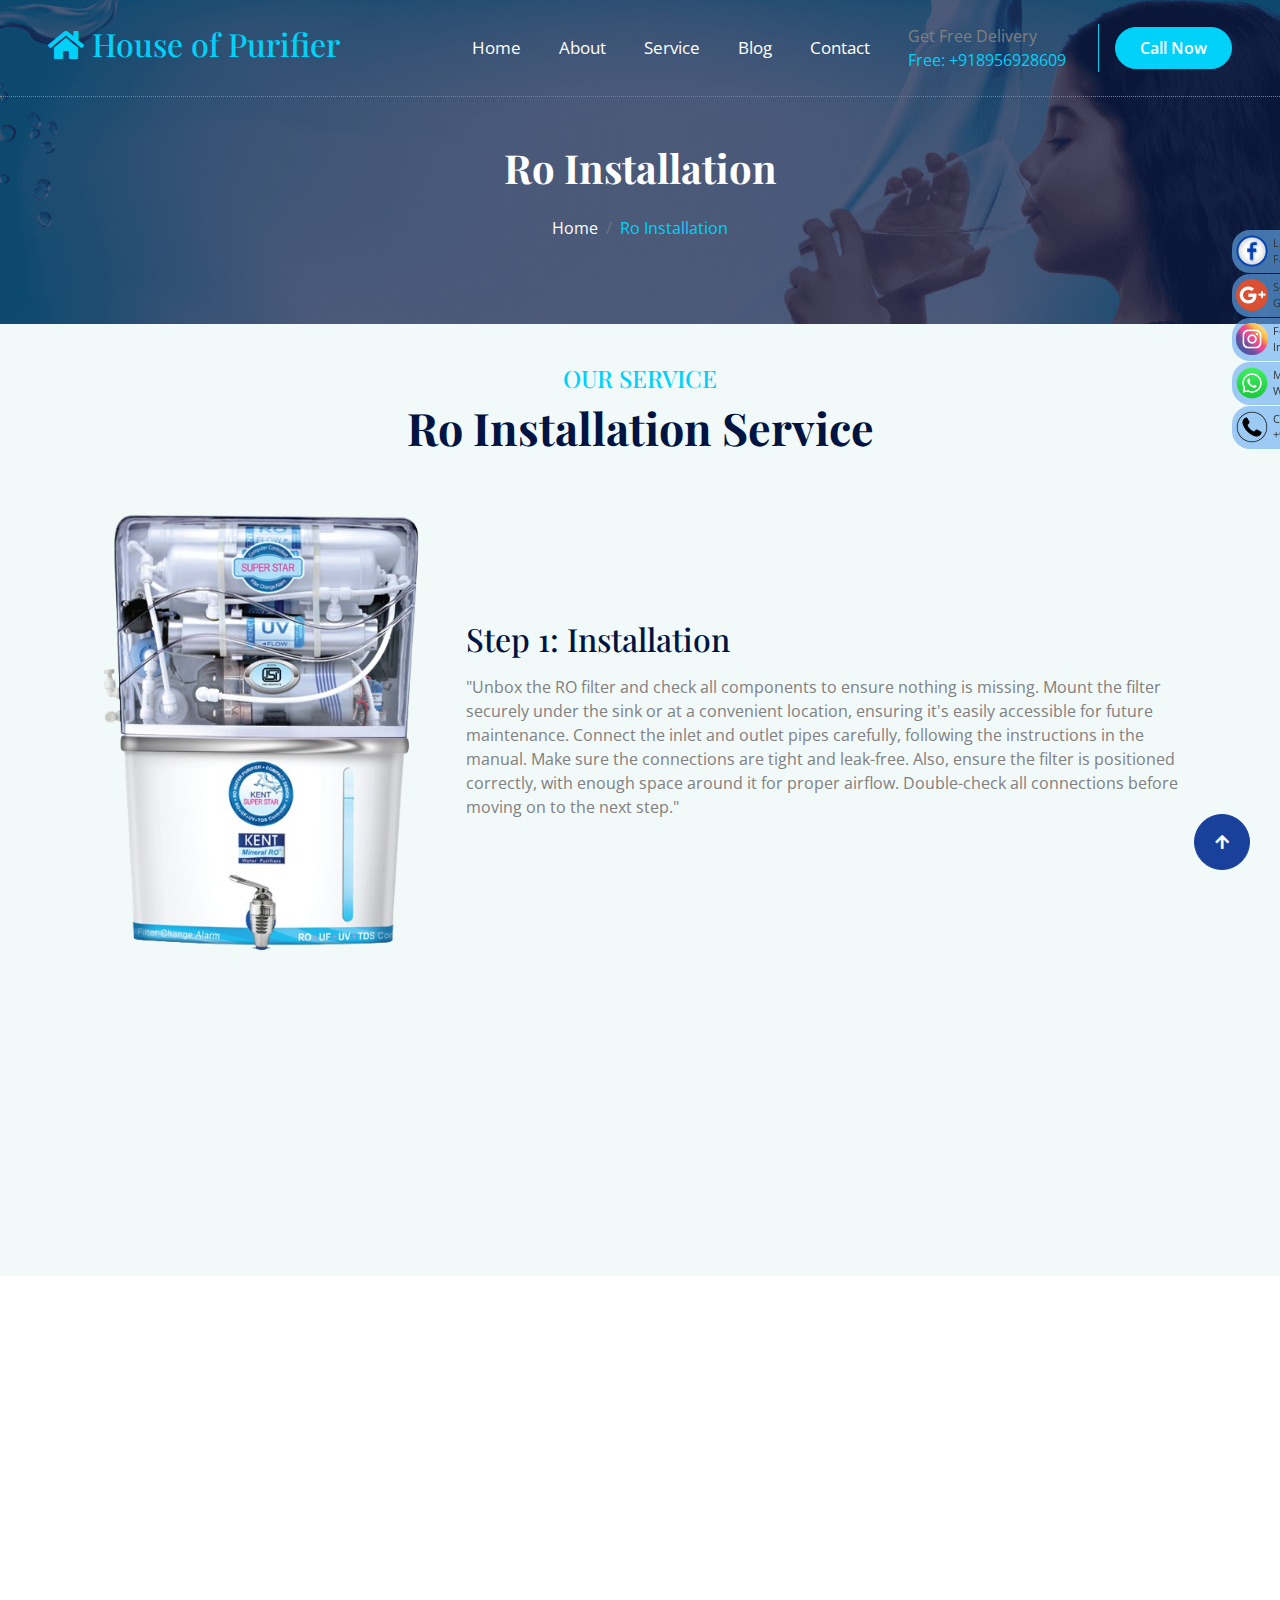
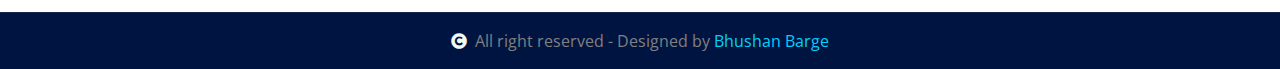
<file: ro-installation.html>
<!DOCTYPE html>
<html lang="en">

    <head>
        <meta charset="utf-8">
        <title>House of Purifier</title>
        <meta content="width=device-width, initial-scale=1.0" name="viewport">
        <meta content="" name="keywords">
        <meta content="" name="description">

        <!-- Google Web Fonts -->
        <link rel="preconnect" href="https://fonts.googleapis.com">
        <link rel="preconnect" href="https://fonts.gstatic.com" crossorigin>
        <link href="https://fonts.googleapis.com/css2?family=Open+Sans:ital,wdth,wght@0,75..100,300..800;1,75..100,300..800&family=Playfair+Display:ital,wght@0,400..900;1,400..900&display=swap" rel="stylesheet"> 

        <!-- Icon Font Stylesheet -->
        <link rel="stylesheet" href="https://use.fontawesome.com/releases/v5.15.4/css/all.css"/>
        <link href="https://cdn.jsdelivr.net/npm/bootstrap-icons@1.4.1/font/bootstrap-icons.css" rel="stylesheet">

        <!-- Libraries Stylesheet -->
        <link href="lib/animate/animate.min.css" rel="stylesheet">
        <link href="lib/owlcarousel/assets/owl.carousel.min.css" rel="stylesheet">


        <!-- Customized Bootstrap Stylesheet -->
        <link href="css/bootstrap.min.css" rel="stylesheet">

        <!-- Template Stylesheet -->
        <link href="css/style.css" rel="stylesheet">
    </head>

    <body>

        <!-- Spinner Start -->
        <div id="spinner" class="show bg-white position-fixed translate-middle w-100 vh-100 top-50 start-50 d-flex align-items-center justify-content-center">
            <div class="spinner-border text-primary" style="width: 3rem; height: 3rem;" role="status">
                <span class="sr-only">Loading...</span>
            </div>
        </div>
        <!-- Spinner End -->

        <!-- Navbar & Hero Start -->
        <div class="container-fluid position-relative p-0">
            <!-- Navbar -->
        <script>
            fetch('./navbar/navbar.html') 
            .then(response => response.text())
            .then(data => {
            document.getElementById('navbarContainer').innerHTML = data;
                });
        </script>
            <div id="navbarContainer"></div>
        <!-- Navbar -->

            <!-- Header Start -->
            <div class="container-fluid bg-breadcrumb">
                <div class="container text-center py-5" style="max-width: 900px;">
                    <h4 class="text-white display-4 mb-4 wow fadeInDown" data-wow-delay="0.1s">Ro Installation</h4>
                    <ol class="breadcrumb d-flex justify-content-center mb-0 wow fadeInDown" data-wow-delay="0.3s">
                        <li class="breadcrumb-item"><a href="index.html">Home</a></li>
                        <li class="breadcrumb-item active text-primary">Ro Installation</li>
                    </ol>    
                </div>
            </div>
            <!-- Header End -->
        </div>
        <!-- Navbar & Hero End -->

        <!-- Modal Search Start -->
        <div class="modal fade" id="searchModal" tabindex="-1" aria-labelledby="exampleModalLabel" aria-hidden="true">
            <div class="modal-dialog modal-fullscreen">
                <div class="modal-content rounded-0">
                    <div class="modal-header">
                        <h4 class="modal-title mb-0" id="exampleModalLabel">Search by keyword</h4>
                        <button type="button" class="btn-close" data-bs-dismiss="modal" aria-label="Close"></button>
                    </div>
                    <div class="modal-body d-flex align-items-center">
                        <div class="input-group w-75 mx-auto d-flex">
                            <input type="search" class="form-control p-3" placeholder="keywords" aria-describedby="search-icon-1">
                            <span id="search-icon-1" class="input-group-text btn border p-3"><i class="fa fa-search text-white"></i></span>
                        </div>
                    </div>
                </div>
            </div>
        </div>
        <!-- Modal Search End -->

        <!-- Service Start -->
        <div class="container-fluid service bg-light overflow-hidden py-5">
            <div class="container py-3">
                <div class="text-center mx-auto pb-5 wow fadeInUp" data-wow-delay="0.2s" style="max-width: 800px;">
                    <h4 class="text-uppercase text-primary">Our Service</h4>
                    <h1 class="display-3 text-capitalize mb-1">Ro installation Service</h1>
                </div>
   <!-- content 3 -->
   <div class="container py-1">
    <!-- First Section: Image on the left, Text on the right -->
    <div class="row align-items-center mb-5 wow fadeInRight" data-wow-delay="0.2s">
        <div class="col-lg-4 mb-4 mb-lg-0">
            <img src="./img/servicepage2.png" class="img-fluid rounded w-100" alt="Descriptive Alt Text" style="object-fit: cover;">
        </div>
        <div class="col-lg-8">
            <h2 class="mb-3">Step 1: Installation</h2>
            <p class="mb-4">
                "Unbox the RO filter and check all components to ensure nothing is missing. Mount the filter securely under the sink or at a convenient location, ensuring it's easily accessible for future maintenance. Connect the inlet and outlet pipes carefully, following the instructions in the manual. Make sure the connections are tight and leak-free. Also, ensure the filter is positioned correctly, with enough space around it for proper airflow. Double-check all connections before moving on to the next step."
            </p>
        </div>
    </div>

    <!-- Second Section: Text on the left, Image on the right -->
    <div class="row align-items-center wow fadeInLeft" data-wow-delay="0.2s">
        <div class="col-lg-4 order-lg-2 mb-4 mb-lg-0">
            <img src="./img/installatonstep-2.jpg" class="img-fluid rounded w-100" alt="Descriptive Alt Text" style="object-fit: cover;">
        </div>
        <div class="col-lg-8 order-lg-1">
            <h2 class="mb-3">Step 2: Testing and Calibration</h2>
            <p class="mb-4">
                "Once the installation is complete, switch on the water supply and check for any leaks around the filter, pipes, and connections. Allow the RO filter to run and flush for 10-15 minutes to remove any dust or debris from the system. After flushing, check the water output for any signs of impurities. Test the taste and clarity of the water to ensure the filter is working correctly. If everything is functioning properly, calibrate the filter settings (if necessary) and prepare it for regular use."
            </p>
        </div>
    </div>
</div>


   <!-- content 3 -->
         <!-- content of RO -->
            </div>
        </div>
        <!-- Service End -->
         <!-- socilal media logo  -->
         <div class="sticky-container">
            <ul class="sticky">
                <li>
                    <img src="./img/facebook.png" width="32" height="32">
                    <p><a href="https://www.facebook.com/codexworld" target="_blank">Like Us on<br>Facebook</a></p>
                </li>
                <li>
                    <img src="./img/gmail.webp" width="32" height="32">
                    <p><a href="https://plus.google.com/codexworld" target="_blank">Search Us on<br>Google+</a></p>
                </li>
                <li>
                    <img src="./img/insta.png" width="32" height="32" style="border-radius: 10px;">
                    <p><a href="https://www.instagram.com/" target="_blank">Follow Us on<br>Instagram</a></p>
                </li>
                <li>
                  <img src="./img/whatsaap (1).png" width="32" height="32" style="border-radius: 10px;">
                  <p><a href="https://www.Whatsapp.com/" target="_blank">Message Us on<br>Whatsapp</a></p>
              </li>
              <li>
                <img src="./img/call.png" width="32" height="32" style="border-radius: 10px;">
                <p><a href="tel:+917020976697" target="_blank">Contact Us on<br>+917020976697</a></p>
            </li>
            </ul>
          </div>
        <!--social media logo -->
        

        <!-- Footer Start -->
    <script>
        // Fetch and insert footer content
        fetch('./includefooter/footer.html')
                .then(response => response.text())
                .then(data => {
                        document.getElementById('footerContainer').innerHTML = data;
                });
    </script>
    <div id="footerContainer"></div>    
    <!-- Footer End -->
        
        <!-- Copyright Start -->
        <div class="container-fluid copyright py-3">
            <div class="container">
                <div class="row g-4 align-items-center">
                   <div class="col-lg-12 col-md-12 row-cols-sm-6 text-center mb-md-0">
                        <span class="text-body justify-content-center"><a href="#" class=""><i class="fas fa-copyright text-light me-2"></i></a>All right reserved - Designed by  <a href="https://bhushanbarge.github.io/MyPortFolio/"> Bhushan Barge </a></span>
                    </div>

                </div>
            </div>
        </div>
        <!-- Copyright End -->


        <!-- Back to Top -->
        <a href="#" class="btn btn-secondary btn-lg-square rounded-circle back-to-top"><i class="fa fa-arrow-up"></i></a>   

        
    <!-- JavaScript Libraries -->
    <script src="https://ajax.googleapis.com/ajax/libs/jquery/3.6.4/jquery.min.js"></script>
    <script src="https://cdn.jsdelivr.net/npm/bootstrap@5.0.0/dist/js/bootstrap.bundle.min.js"></script>
    <script src="lib/wow/wow.min.js"></script>
    <script src="lib/easing/easing.min.js"></script>
    <script src="lib/waypoints/waypoints.min.js"></script>
    <script src="lib/counterup/counterup.min.js"></script>
    <script src="lib/owlcarousel/owl.carousel.min.js"></script>
    

    <!-- Template Javascript -->
    <script src="js/main.js"></script>
    </body>

</html>
</file>
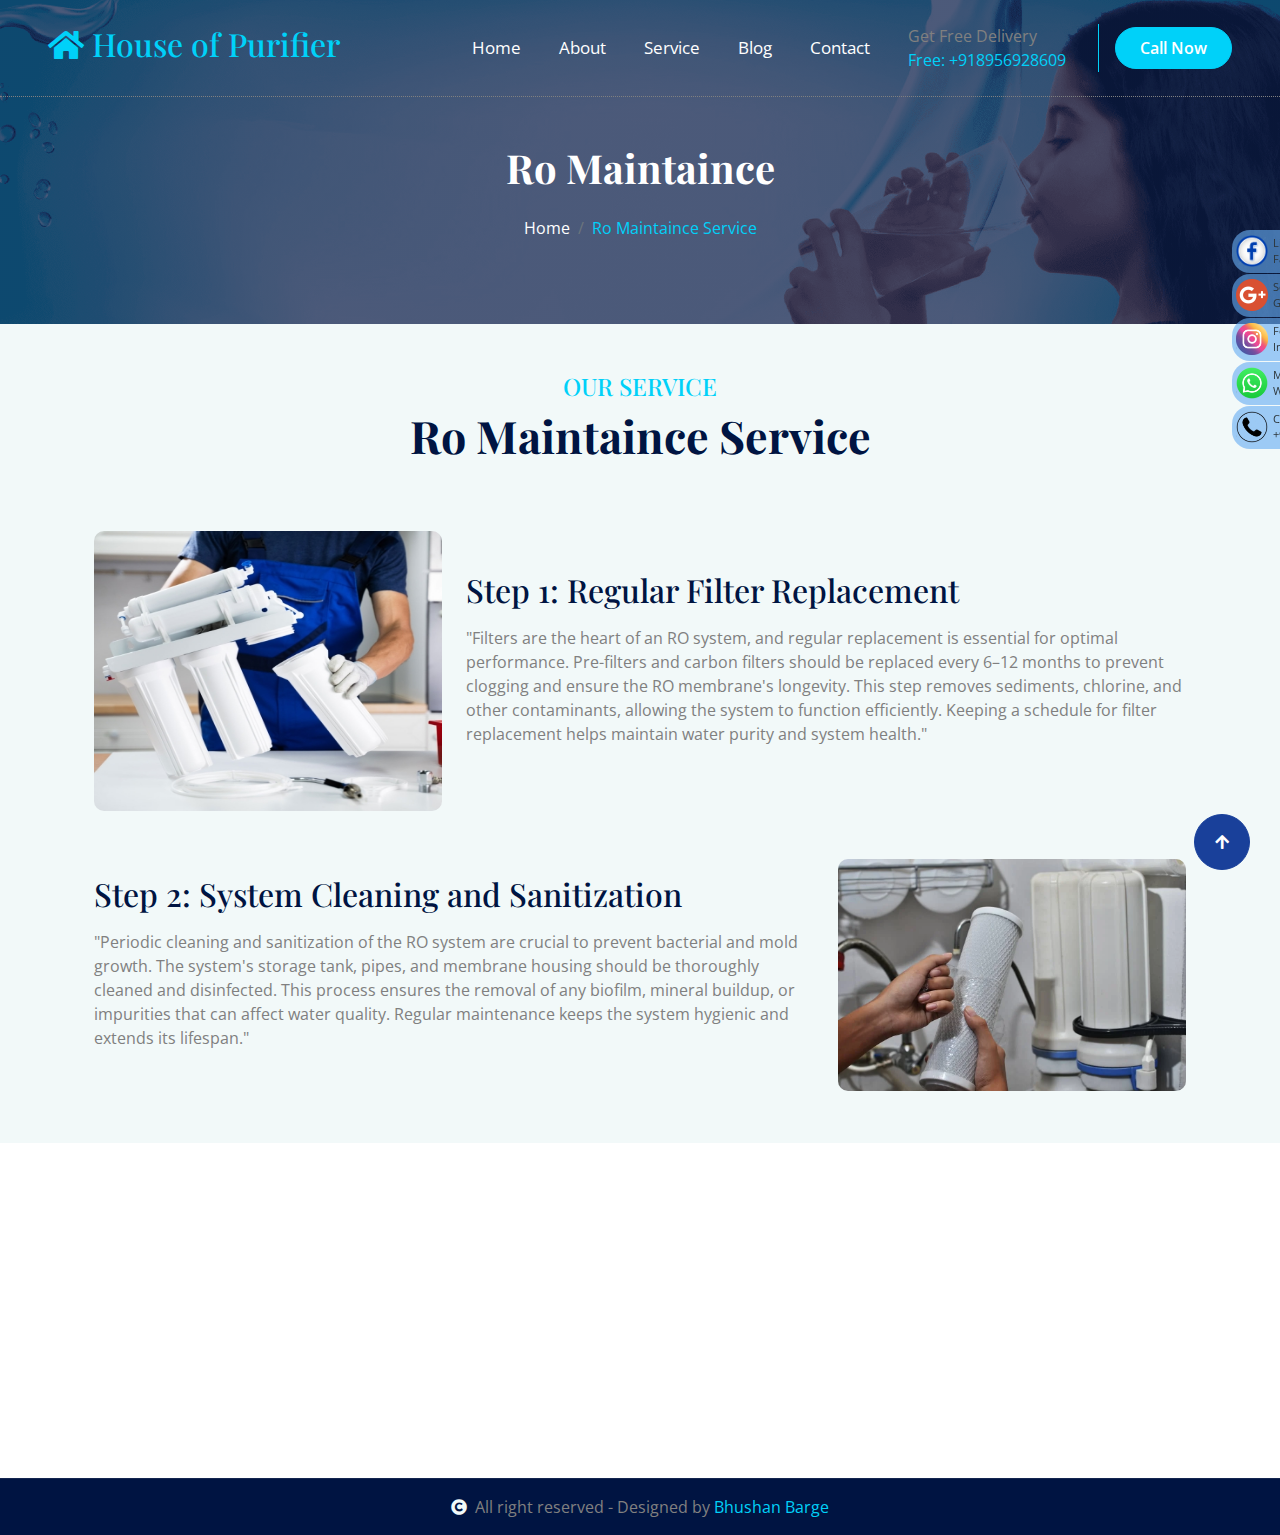
<file: ro-maintaince.html>
<!DOCTYPE html>
<html lang="en">

    <head>
        <meta charset="utf-8">
        <title>House of Purifier</title>
        <meta content="width=device-width, initial-scale=1.0" name="viewport">
        <meta content="" name="keywords">
        <meta content="" name="description">

        <!-- Google Web Fonts -->
        <link rel="preconnect" href="https://fonts.googleapis.com">
        <link rel="preconnect" href="https://fonts.gstatic.com" crossorigin>
        <link href="https://fonts.googleapis.com/css2?family=Open+Sans:ital,wdth,wght@0,75..100,300..800;1,75..100,300..800&family=Playfair+Display:ital,wght@0,400..900;1,400..900&display=swap" rel="stylesheet"> 

        <!-- Icon Font Stylesheet -->
        <link rel="stylesheet" href="https://use.fontawesome.com/releases/v5.15.4/css/all.css"/>
        <link href="https://cdn.jsdelivr.net/npm/bootstrap-icons@1.4.1/font/bootstrap-icons.css" rel="stylesheet">

        <!-- Libraries Stylesheet -->
        <link href="lib/animate/animate.min.css" rel="stylesheet">
        <link href="lib/owlcarousel/assets/owl.carousel.min.css" rel="stylesheet">


        <!-- Customized Bootstrap Stylesheet -->
        <link href="css/bootstrap.min.css" rel="stylesheet">

        <!-- Template Stylesheet -->
        <link href="css/style.css" rel="stylesheet">
    </head>

    <body>

        <!-- Spinner Start -->
        <div id="spinner" class="show bg-white position-fixed translate-middle w-100 vh-100 top-50 start-50 d-flex align-items-center justify-content-center">
            <div class="spinner-border text-primary" style="width: 3rem; height: 3rem;" role="status">
                <span class="sr-only">Loading...</span>
            </div>
        </div>
        <!-- Spinner End -->

        <!-- Navbar & Hero Start -->
        <div class="container-fluid position-relative p-0">
        <!-- Navbar -->
        <script>
            fetch('./navbar/navbar.html') 
            .then(response => response.text())
            .then(data => {
            document.getElementById('navbarContainer').innerHTML = data;
                });
        </script>
            <div id="navbarContainer"></div>
        <!-- Navbar -->

            <!-- Header Start -->
            <div class="container-fluid bg-breadcrumb">
                <div class="container text-center py-5" style="max-width: 900px;">
                    <h4 class="text-white display-4 mb-4 wow fadeInDown" data-wow-delay="0.1s">Ro Maintaince</h4>
                    <ol class="breadcrumb d-flex justify-content-center mb-0 wow fadeInDown" data-wow-delay="0.3s">
                        <li class="breadcrumb-item"><a href="index.html">Home</a></li>
                        <li class="breadcrumb-item active text-primary">Ro Maintaince Service</li>
                    </ol>    
                </div>
            </div>
            <!-- Header End -->
        </div>
        <!-- Navbar & Hero End -->

        <!-- Modal Search Start -->
        <div class="modal fade" id="searchModal" tabindex="-1" aria-labelledby="exampleModalLabel" aria-hidden="true">
            <div class="modal-dialog modal-fullscreen">
                <div class="modal-content rounded-0">
                    <div class="modal-header">
                        <h4 class="modal-title mb-0" id="exampleModalLabel">Search by keyword</h4>
                        <button type="button" class="btn-close" data-bs-dismiss="modal" aria-label="Close"></button>
                    </div>
                    <div class="modal-body d-flex align-items-center">
                        <div class="input-group w-75 mx-auto d-flex">
                            <input type="search" class="form-control p-3" placeholder="keywords" aria-describedby="search-icon-1">
                            <span id="search-icon-1" class="input-group-text btn border p-3"><i class="fa fa-search text-white"></i></span>
                        </div>
                    </div>
                </div>
            </div>
        </div>
        <!-- Modal Search End -->

        <!-- Service Start -->
        <div class="container-fluid service bg-light overflow-hidden py-5">
            <div class="container py-5">
                <div class="text-center mx-auto pb-5 wow fadeInUp" data-wow-delay="0.2s" style="max-width: 800px;">
                    <h4 class="text-uppercase text-primary">Our Service</h4>
                    <h1 class="display-3 text-capitalize mb-3">Ro Maintaince Service</h1>
                </div>

    <!-- content of RO -->
    <div class="container py-1">
        <!-- First Section: Image on the left, Text on the right -->
        <div class="row align-items-center mb-5 wow fadeInRight" data-wow-delay="0.2s">
            <div class="col-lg-4 mb-4 mb-lg-0">
                <img src="./img/maintaincestep1.jpg" class="img-fluid rounded w-100" alt="Descriptive Alt Text" style="height:280px;">
            </div>
            <div class="col-lg-8">
                <h2 class="mb-3">Step 1: Regular Filter Replacement</h2>
                <p class="mb-4 ">"Filters are the heart of an RO system, and regular replacement is essential for optimal performance. Pre-filters and carbon filters should be replaced every 6–12 months to prevent clogging and ensure the RO membrane's longevity. This step removes sediments, chlorine, and other contaminants, allowing the system to function efficiently. Keeping a schedule for filter replacement helps maintain water purity and system health."</p>
                <!-- <a href="#" class="btn btn-primary me-2">Learn More</a>
                <a href="#" class="btn btn-outline-secondary">Contact Us</a> -->
            </div>
        </div>
    
        <!-- Second Section: Text on the left, Image on the right -->
        <div class="row align-items-center wow fadeInLeft" data-wow-delay="0.2s">
            <div class="col-lg-4 order-lg-2 mb-4 mb-lg-0">
                <img src="./img/maintaincestep3webp.webp" class="img-fluid rounded w-100" alt="Descriptive Alt Text">
            </div>
            <div class="col-lg-8 order-lg-1">
                <h2 class="mb-3">Step 2: System Cleaning and Sanitization</h2>
                <p class="mb-4">
                    "Periodic cleaning and sanitization of the RO system are crucial to prevent bacterial and mold growth. The system's storage tank, pipes, and membrane housing should be thoroughly cleaned and disinfected. This process ensures the removal of any biofilm, mineral buildup, or impurities that can affect water quality. Regular maintenance keeps the system hygienic and extends its lifespan."
                </p>
                <!-- <a href="#" class="btn btn-primary me-2">Learn More</a>
                <a href="#" class="btn btn-outline-secondary">Contact Us</a> -->
            </div>
        </div>
    </div>  
    <!-- content of RO -->
            </div>
        </div>
        <!-- Service End -->

        
      <!-- socilal media logo  -->
        <div class="sticky-container">
            <ul class="sticky">
                <li>
                    <img src="./img/facebook.png" width="32" height="32">
                    <p><a href="https://www.facebook.com/codexworld" target="_blank">Like Us on<br>Facebook</a></p>
                </li>
                <li>
                    <img src="./img/gmail.webp" width="32" height="32">
                    <p><a href="https://plus.google.com/codexworld" target="_blank">Search Us on<br>Google+</a></p>
                </li>
                <li>
                    <img src="./img/insta.png" width="32" height="32" style="border-radius: 10px;">
                    <p><a href="https://www.instagram.com/" target="_blank">Follow Us on<br>Instagram</a></p>
                </li>
                <li>
                  <img src="./img/whatsaap (1).png" width="32" height="32" style="border-radius: 10px;">
                  <p><a href="https://www.Whatsapp.com/" target="_blank">Message Us on<br>Whatsapp</a></p>
              </li>
              <li>
                <img src="./img/call.png" width="32" height="32" style="border-radius: 10px;">
                <p><a href="tel:+917020976697" target="_blank">Contact Us on<br>+917020976697</a></p>
            </li>
            </ul>
          </div>
        <!--social media logo -->
   <!-- Footer Start -->
   <script>
    // Fetch and insert footer content
    fetch('./includefooter/footer.html')
            .then(response => response.text())
            .then(data => {
                    document.getElementById('footerContainer').innerHTML = data;
            });
</script>
<div id="footerContainer"></div>    
<!-- Footer End -->
    
    <!-- Copyright Start -->
    <div class="container-fluid copyright py-3">
        <div class="container">
            <div class="row g-4 align-items-center">
                <div class="col-lg-12 col-md-12 row-cols-sm-6 text-center mb-md-0">
                        <span class="text-body justify-content-center"><a href="#" class=""><i class="fas fa-copyright text-light me-2"></i></a>All right reserved - Designed by  <a href="https://bhushanbarge.github.io/MyPortFolio/"> Bhushan Barge </a></span>
                    </div>

            </div>
        </div>
    </div>
    <!-- Copyright End -->


        <!-- Back to Top -->
        <a href="#" class="btn btn-secondary btn-lg-square rounded-circle back-to-top"><i class="fa fa-arrow-up"></i></a>   

        
    <!-- JavaScript Libraries -->
    <script src="https://ajax.googleapis.com/ajax/libs/jquery/3.6.4/jquery.min.js"></script>
    <script src="https://cdn.jsdelivr.net/npm/bootstrap@5.0.0/dist/js/bootstrap.bundle.min.js"></script>
    <script src="lib/wow/wow.min.js"></script>
    <script src="lib/easing/easing.min.js"></script>
    <script src="lib/waypoints/waypoints.min.js"></script>
    <script src="lib/counterup/counterup.min.js"></script>
    <script src="lib/owlcarousel/owl.carousel.min.js"></script>
    

    <!-- Template Javascript -->
    <script src="js/main.js"></script>
    </body>

</html>
</file>
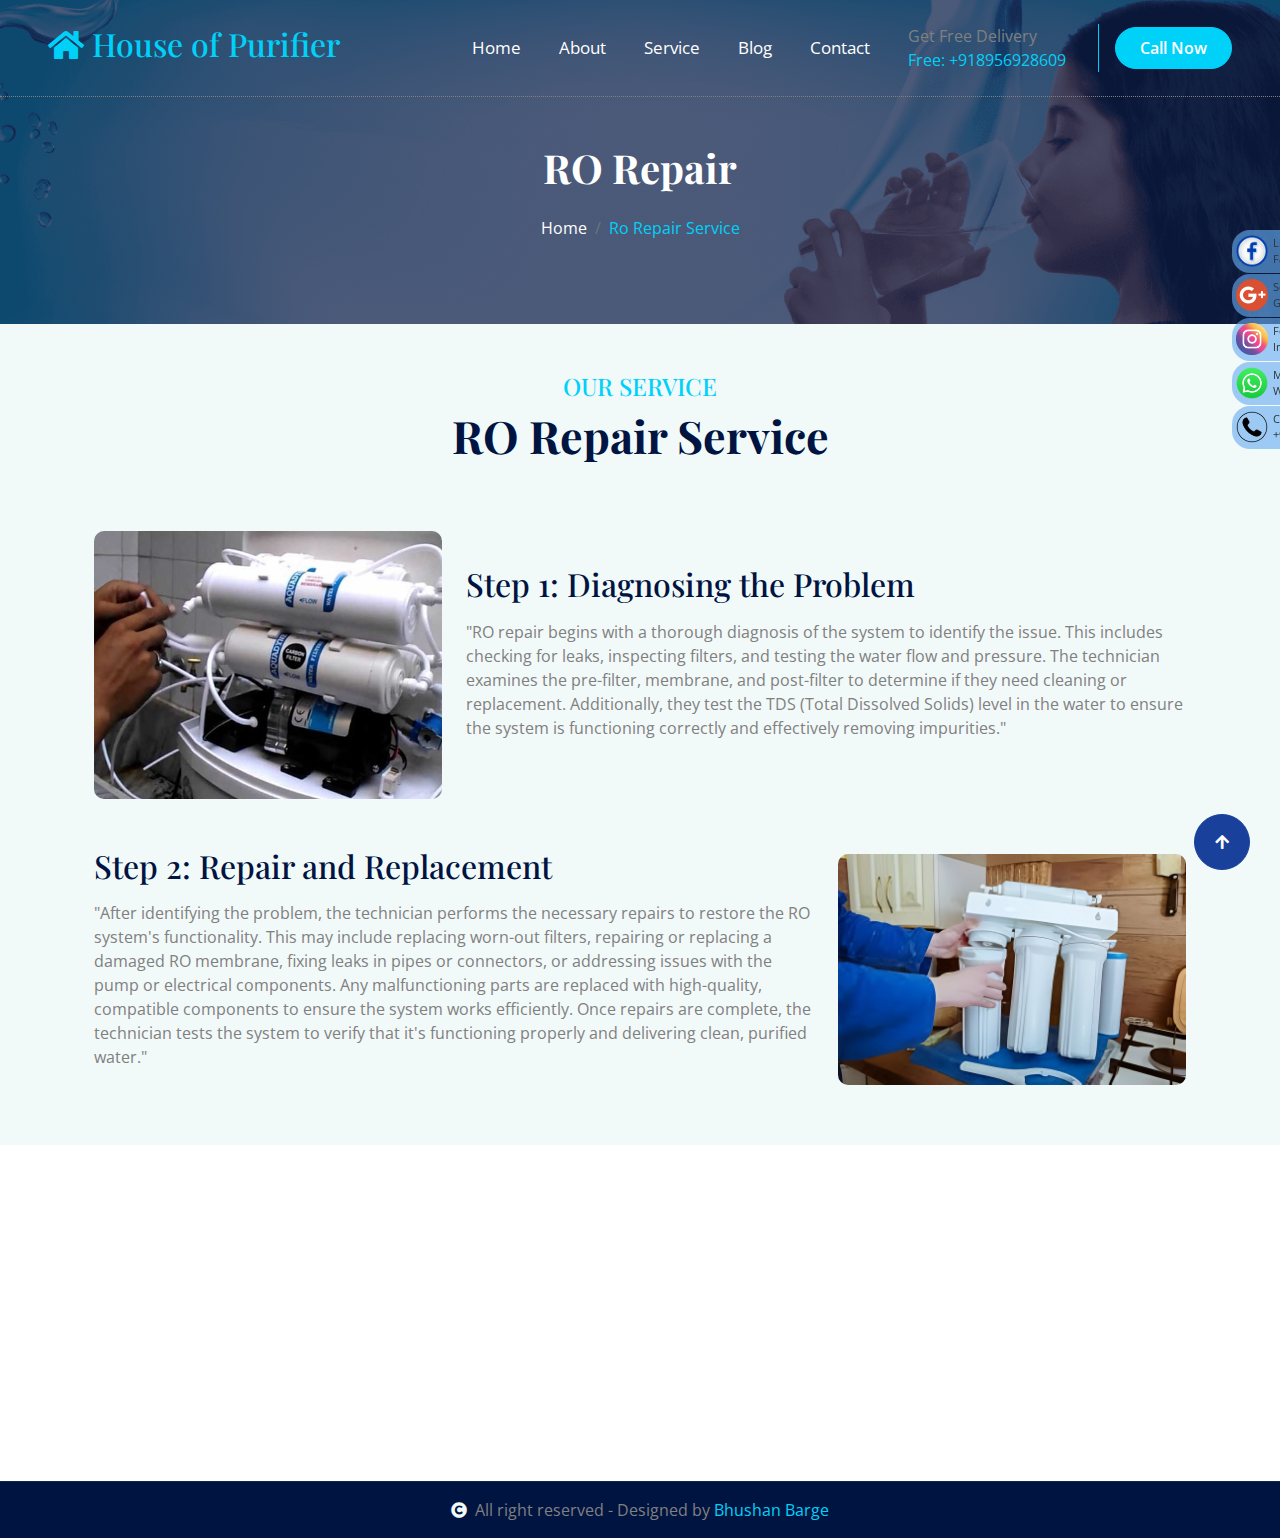
<file: ro-repair-service.html>
<!DOCTYPE html>
<html lang="en">

    <head>
        <meta charset="utf-8">
        <title>House of Purifier</title>
        <meta content="width=device-width, initial-scale=1.0" name="viewport">
        <meta content="" name="keywords">
        <meta content="" name="description">

        <!-- Google Web Fonts -->
        <link rel="preconnect" href="https://fonts.googleapis.com">
        <link rel="preconnect" href="https://fonts.gstatic.com" crossorigin>
        <link href="https://fonts.googleapis.com/css2?family=Open+Sans:ital,wdth,wght@0,75..100,300..800;1,75..100,300..800&family=Playfair+Display:ital,wght@0,400..900;1,400..900&display=swap" rel="stylesheet"> 

        <!-- Icon Font Stylesheet -->
        <link rel="stylesheet" href="https://use.fontawesome.com/releases/v5.15.4/css/all.css"/>
        <link href="https://cdn.jsdelivr.net/npm/bootstrap-icons@1.4.1/font/bootstrap-icons.css" rel="stylesheet">

        <!-- Libraries Stylesheet -->
        <link href="lib/animate/animate.min.css" rel="stylesheet">
        <link href="lib/owlcarousel/assets/owl.carousel.min.css" rel="stylesheet">


        <!-- Customized Bootstrap Stylesheet -->
        <link href="css/bootstrap.min.css" rel="stylesheet">

        <!-- Template Stylesheet -->
        <link href="css/style.css" rel="stylesheet">
    </head>

    <body>

        <!-- Spinner Start -->
        <div id="spinner" class="show bg-white position-fixed translate-middle w-100 vh-100 top-50 start-50 d-flex align-items-center justify-content-center">
            <div class="spinner-border text-primary" style="width: 3rem; height: 3rem;" role="status">
                <span class="sr-only">Loading...</span>
            </div>
        </div>
        <!-- Spinner End -->

        <!-- Navbar & Hero Start -->
        <div class="container-fluid position-relative p-0">
           <!-- Navbar -->
        <script>
            fetch('./navbar/navbar.html') 
            .then(response => response.text())
            .then(data => {
            document.getElementById('navbarContainer').innerHTML = data;
                });
        </script>
            <div id="navbarContainer"></div>
        <!-- Navbar -->

            <!-- Header Start -->
            <div class="container-fluid bg-breadcrumb">
                <div class="container text-center py-5" style="max-width: 900px;">
                    <h4 class="text-white display-4 mb-4 wow fadeInDown" data-wow-delay="0.1s">RO Repair</h4>
                    <ol class="breadcrumb d-flex justify-content-center mb-0 wow fadeInDown" data-wow-delay="0.3s">
                        <li class="breadcrumb-item"><a href="index.html">Home</a></li>
                        <li class="breadcrumb-item active text-primary">Ro Repair Service</li>
                    </ol>    
                </div>
            </div>
            <!-- Header End -->
        </div>
        <!-- Navbar & Hero End -->

        <!-- Modal Search Start -->
        <div class="modal fade" id="searchModal" tabindex="-1" aria-labelledby="exampleModalLabel" aria-hidden="true">
            <div class="modal-dialog modal-fullscreen">
                <div class="modal-content rounded-0">
                    <div class="modal-header">
                        <h4 class="modal-title mb-0" id="exampleModalLabel">Search by keyword</h4>
                        <button type="button" class="btn-close" data-bs-dismiss="modal" aria-label="Close"></button>
                    </div>
                    <div class="modal-body d-flex align-items-center">
                        <div class="input-group w-75 mx-auto d-flex">
                            <input type="search" class="form-control p-3" placeholder="keywords" aria-describedby="search-icon-1">
                            <span id="search-icon-1" class="input-group-text btn border p-3"><i class="fa fa-search text-white"></i></span>
                        </div>
                    </div>
                </div>
            </div>
        </div>
        <!-- Modal Search End -->

        <!-- Service Start -->
        <div class="container-fluid service bg-light overflow-hidden py-5">
            <div class="container py-5">
                <div class="text-center mx-auto pb-5 wow fadeInUp" data-wow-delay="0.2s" style="max-width: 800px;">
                    <h4 class="text-uppercase text-primary">Our Service</h4>
                    <h1 class="display-3 text-capitalize mb-3">RO Repair Service</h1>
                </div>

   <!-- content of RO -->
   <div class="container py-1">
    <!-- First Section: Image on the left, Text on the right -->
    <div class="row align-items-center mb-5 wow fadeInRight" data-wow-delay="0.2s">
        <div class="col-lg-4 mb-4 mb-lg-0">
            <img src="./img/repairandreplace1(4).jpg" class="img-fluid rounded w-100" alt="Descriptive Alt Text">
        </div>
        <div class="col-lg-8">
            <h2 class="mb-3">Step 1: Diagnosing the Problem</h2>
            <p class="mb-4 ">
                "RO repair begins with a thorough diagnosis of the system to identify the issue. This includes checking for leaks, inspecting filters, and testing the water flow and pressure. The technician examines the pre-filter, membrane, and post-filter to determine if they need cleaning or replacement. Additionally, they test the TDS (Total Dissolved Solids) level in the water to ensure the system is functioning correctly and effectively removing impurities."
            </p>
            <!-- <a href="#" class="btn btn-primary me-2">Learn More</a>
            <a href="#" class="btn btn-outline-secondary">Contact Us</a> -->
        </div>
    </div>

    <!-- Second Section: Text on the left, Image on the right -->
    <div class="row align-items-center wow fadeInLeft" data-wow-delay="0.2s">
        <div class="col-lg-4 order-lg-2 mb-4 mb-lg-0">
            <img src="./img/repairandreplacestep2(1).webp" class="img-fluid rounded w-100" alt="Descriptive Alt Text">
        </div>
        <div class="col-lg-8 order-lg-1">
            <h2 class="mb-3">Step 2: Repair and Replacement</h2>
            <p class="mb-4">
                "After identifying the problem, the technician performs the necessary repairs to restore the RO system's functionality. This may include replacing worn-out filters, repairing or replacing a damaged RO membrane, fixing leaks in pipes or connectors, or addressing issues with the pump or electrical components. Any malfunctioning parts are replaced with high-quality, compatible components to ensure the system works efficiently. Once repairs are complete, the technician tests the system to verify that it's functioning properly and delivering clean, purified water."
            </p>
            <!-- <a href="#" class="btn btn-primary me-2">Learn More</a>
            <a href="#" class="btn btn-outline-secondary">Contact Us</a> -->
        </div>
    </div>
</div> 
   <!-- content of RO -->
            </div>
        </div>
        <!-- Service End -->
     <!-- socilal media logo  -->
     <div class="sticky-container">
        <ul class="sticky">
            <li>
                <img src="./img/facebook.png" width="32" height="32">
                <p><a href="https://www.facebook.com/codexworld" target="_blank">Like Us on<br>Facebook</a></p>
            </li>
            <li>
                <img src="./img/gmail.webp" width="32" height="32">
                <p><a href="https://plus.google.com/codexworld" target="_blank">Search Us on<br>Google+</a></p>
            </li>
            <li>
                <img src="./img/insta.png" width="32" height="32" style="border-radius: 10px;">
                <p><a href="https://www.instagram.com/" target="_blank">Follow Us on<br>Instagram</a></p>
            </li>
            <li>
              <img src="./img/whatsaap (1).png" width="32" height="32" style="border-radius: 10px;">
              <p><a href="https://www.Whatsapp.com/" target="_blank">Message Us on<br>Whatsapp</a></p>
          </li>
          <li>
            <img src="./img/call.png" width="32" height="32" style="border-radius: 10px;">
            <p><a href="tel:+917020976697" target="_blank">Contact Us on<br>+917020976697</a></p>
        </li>
        </ul>
      </div>
    <!--social media logo -->    
        

       <!-- Footer Start -->
    <script>
        // Fetch and insert footer content
        fetch('./includefooter/footer.html')
                .then(response => response.text())
                .then(data => {
                        document.getElementById('footerContainer').innerHTML = data;
                });
    </script>
    <div id="footerContainer"></div>    
    <!-- Footer End -->
        
        <!-- Copyright Start -->
        <div class="container-fluid copyright py-3">
            <div class="container">
                <div class="row g-4 align-items-center">
                    <div class="col-lg-12 col-md-12 row-cols-sm-6 text-center mb-md-0">
                        <span class="text-body justify-content-center"><a href="#" class=""><i class="fas fa-copyright text-light me-2"></i></a>All right reserved - Designed by  <a href="https://bhushanbarge.github.io/MyPortFolio/"> Bhushan Barge </a></span>
                    </div>

                </div>
            </div>
        </div>
        <!-- Copyright End -->


        <!-- Back to Top -->
        <a href="#" class="btn btn-secondary btn-lg-square rounded-circle back-to-top"><i class="fa fa-arrow-up"></i></a>   

        
    <!-- JavaScript Libraries -->
    <script src="https://ajax.googleapis.com/ajax/libs/jquery/3.6.4/jquery.min.js"></script>
    <script src="https://cdn.jsdelivr.net/npm/bootstrap@5.0.0/dist/js/bootstrap.bundle.min.js"></script>
    <script src="lib/wow/wow.min.js"></script>
    <script src="lib/easing/easing.min.js"></script>
    <script src="lib/waypoints/waypoints.min.js"></script>
    <script src="lib/counterup/counterup.min.js"></script>
    <script src="lib/owlcarousel/owl.carousel.min.js"></script>
    

    <!-- Template Javascript -->
    <script src="js/main.js"></script>
    </body>

</html>
</file>
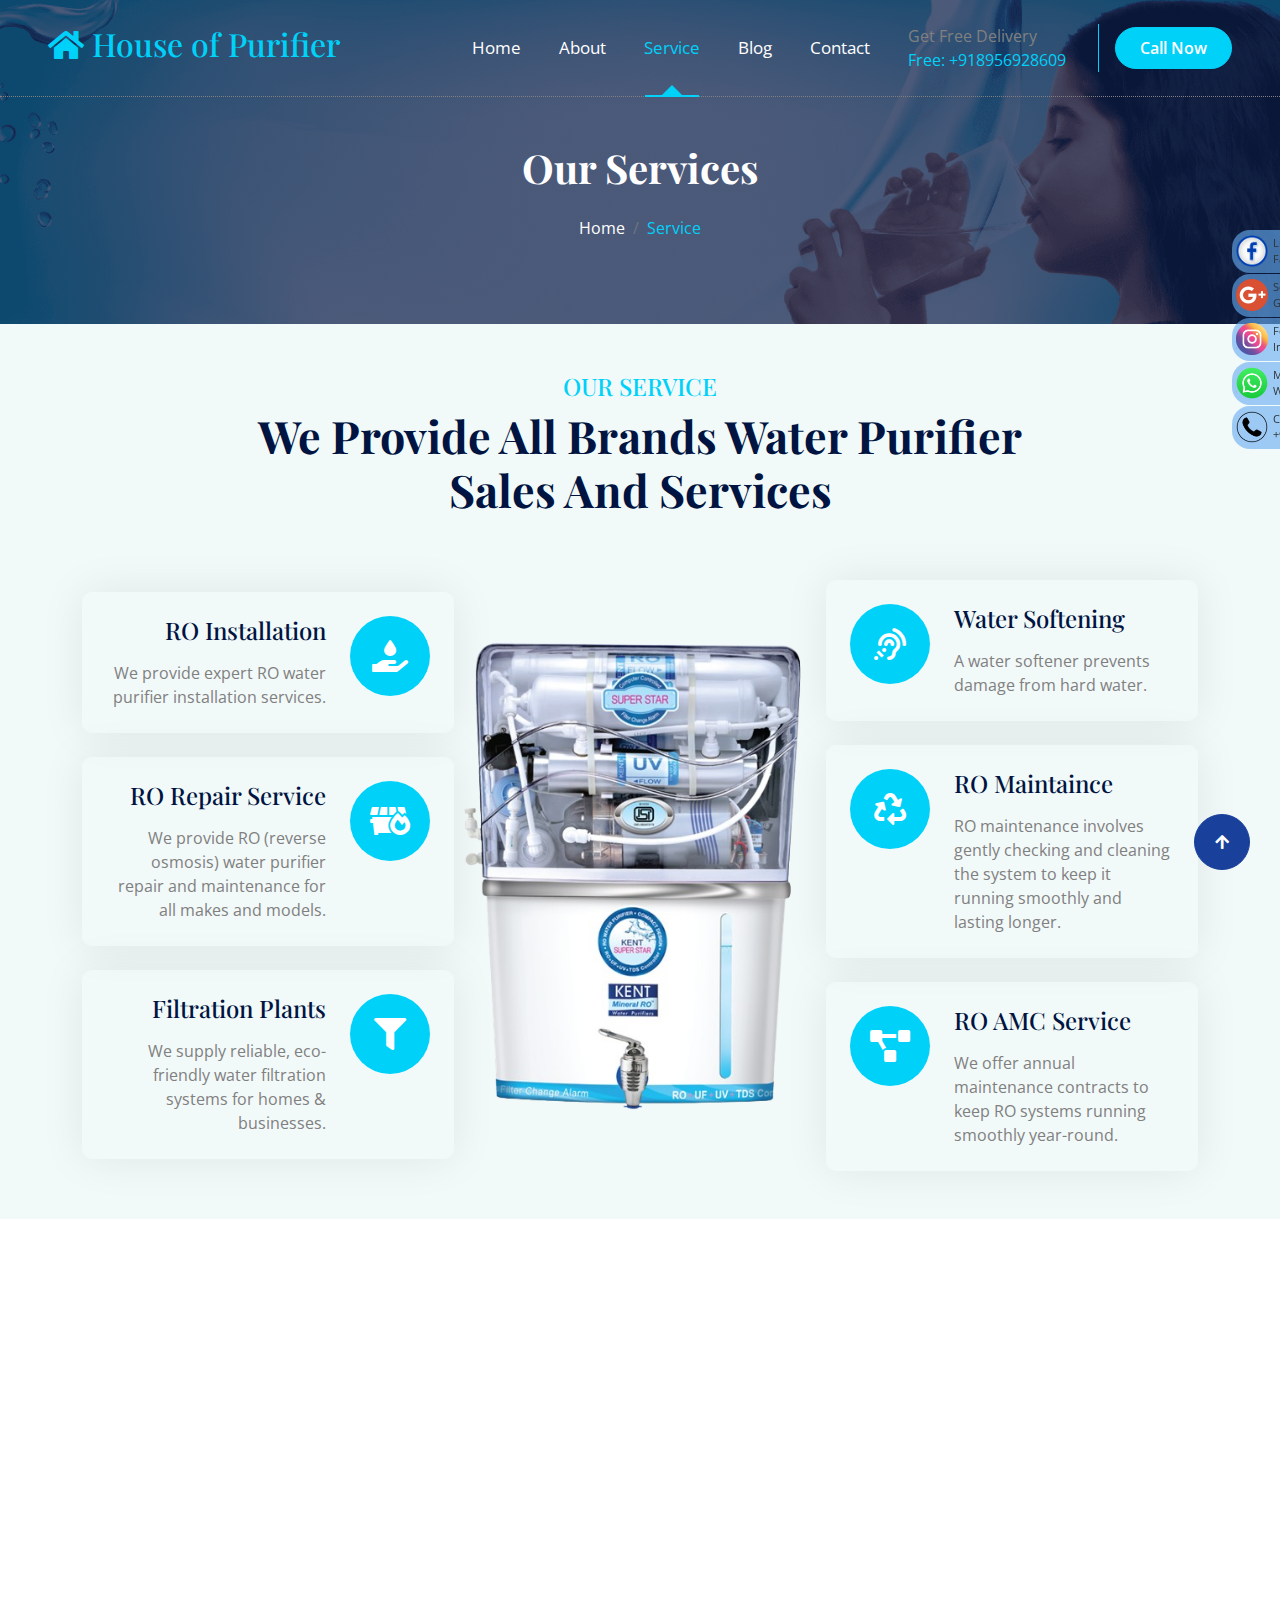
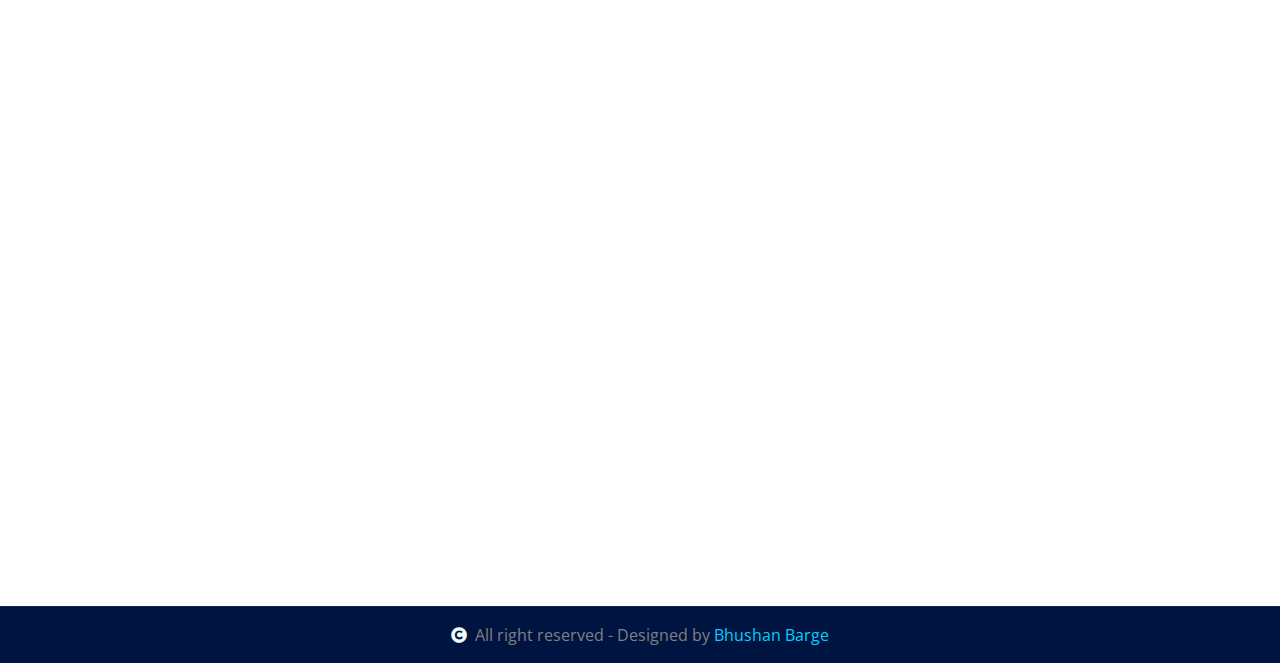
<file: service.html>
<!DOCTYPE html>
<html lang="en">

    <head>
        <meta charset="utf-8">
        <title>House of Purifier</title>
        <meta content="width=device-width, initial-scale=1.0" name="viewport">
        <meta content="" name="keywords">
        <meta content="" name="description">

        <!-- Google Web Fonts -->
        <link rel="preconnect" href="https://fonts.googleapis.com">
        <link rel="preconnect" href="https://fonts.gstatic.com" crossorigin>
        <link href="https://fonts.googleapis.com/css2?family=Open+Sans:ital,wdth,wght@0,75..100,300..800;1,75..100,300..800&family=Playfair+Display:ital,wght@0,400..900;1,400..900&display=swap" rel="stylesheet"> 

        <!-- Icon Font Stylesheet -->
        <link rel="stylesheet" href="https://use.fontawesome.com/releases/v5.15.4/css/all.css"/>
        <link href="https://cdn.jsdelivr.net/npm/bootstrap-icons@1.4.1/font/bootstrap-icons.css" rel="stylesheet">

        <!-- Libraries Stylesheet -->
        <link href="lib/animate/animate.min.css" rel="stylesheet">
        <link href="lib/owlcarousel/assets/owl.carousel.min.css" rel="stylesheet">


        <!-- Customized Bootstrap Stylesheet -->
        <link href="css/bootstrap.min.css" rel="stylesheet">

        <!-- Template Stylesheet -->
        <link href="css/style.css" rel="stylesheet">
    </head>

    <body>

        <!-- Spinner Start -->
        <div id="spinner" class="show bg-white position-fixed translate-middle w-100 vh-100 top-50 start-50 d-flex align-items-center justify-content-center">
            <div class="spinner-border text-primary" style="width: 3rem; height: 3rem;" role="status">
                <span class="sr-only">Loading...</span>
            </div>
        </div>
        <!-- Spinner End -->

        <!-- Navbar & Hero Start -->
        <div class="container-fluid position-relative p-0">
         <!-- Navbar -->
        <script>
            fetch('./navbar/navbar.html') 
            .then(response => response.text())
            .then(data => {
            document.getElementById('navbarContainer').innerHTML = data;
                });
        </script>
            <div id="navbarContainer"></div>
        <!-- Navbar -->

            <!-- Header Start -->
            <div class="container-fluid bg-breadcrumb">
                <div class="container text-center py-5" style="max-width: 900px;">
                    <h4 class="text-white display-4 mb-4 wow fadeInDown" data-wow-delay="0.1s">Our Services</h4>
                    <ol class="breadcrumb d-flex justify-content-center mb-0 wow fadeInDown" data-wow-delay="0.3s">
                        <li class="breadcrumb-item"><a href="index.html">Home</a></li>
                        <li class="breadcrumb-item active text-primary">Service</li>
                    </ol>    
                </div>
            </div>
            <!-- Header End -->
        </div>
        <!-- Navbar & Hero End -->

        <!-- Modal Search Start -->
        <div class="modal fade" id="searchModal" tabindex="-1" aria-labelledby="exampleModalLabel" aria-hidden="true">
            <div class="modal-dialog modal-fullscreen">
                <div class="modal-content rounded-0">
                    <div class="modal-header">
                        <h4 class="modal-title mb-0" id="exampleModalLabel">Search by keyword</h4>
                        <button type="button" class="btn-close" data-bs-dismiss="modal" aria-label="Close"></button>
                    </div>
                    <div class="modal-body d-flex align-items-center">
                        <div class="input-group w-75 mx-auto d-flex">
                            <input type="search" class="form-control p-3" placeholder="keywords" aria-describedby="search-icon-1">
                            <span id="search-icon-1" class="input-group-text btn border p-3"><i class="fa fa-search text-white"></i></span>
                        </div>
                    </div>
                </div>
            </div>
        </div>
        <!-- Modal Search End -->

        <!-- Service Start -->
        <div class="container-fluid service bg-light overflow-hidden py-5">
            <div class="container py-5">
                <div class="text-center mx-auto pb-5 wow fadeInUp" data-wow-delay="0.2s" style="max-width: 800px;">
                    <h4 class="text-uppercase text-primary">Our Service</h4>
                    <h1 class="display-3 text-capitalize mb-3">We Provide all brands water purifier sales and services</h1>
                </div>

                <div class="row gx-0 gy-4 align-items-center">
                    <div class="col-lg-6 col-xl-4 wow fadeInLeft" data-wow-delay="0.2s">
                        <a href="ro-installation.html" style="color: gray; ">
                            <div class="service-item rounded p-4 mb-4">
                          
                                <div class="row">
                                    <div class="col-12">
                                        <div class="d-flex">
                                            <div class="service-content text-end">
                                                <p class="h4 d-inline-block mb-3">RO Installation </p>
                                                <p class="mb-0 text-bg-info">We provide expert RO water purifier installation services.</p>
                                            </div>
                                            <div class="ps-4">
                                                <div class="service-btn"><i class="fas fa-hand-holding-water text-white fa-2x"></i></div>
                                            </div>
                                        </div>
                                    </div>
                                </div>
                            
                            </div>
                        </a>
                        <a href="ro-repair-service.html" style="color: gray; ">
                            <div class="service-item rounded p-4 mb-4">
                                <div class="row">
                                    <div class="col-12">
                                        <div class="d-flex">
                                            <div class="service-content text-end">
                                                <p class="h4 d-inline-block mb-3">RO Repair Service</p>
                                                <p class="mb-0">We provide RO (reverse osmosis) water purifier repair and maintenance for all makes and models.</p>
                                            </div>
                                            <div class="ps-4">
                                                <div class="service-btn"><i class="fas fa-dumpster-fire text-white fa-2x"></i></div>
                                            </div>
                                        </div>
                                    </div>
                                </div>
                            </div>
                        </a>
                        <a href="filtration-plant.html" style="color: gray; ">
                        <div class="service-item rounded p-4 mb-0">
                            <div class="row">
                                <div class="col-12">
                                    <div class="d-flex">
                                        <div class="service-content text-end">
                                            <p class="h4 d-inline-block mb-3">Filtration Plants</p>
                                            <p class="mb-0">We supply reliable, eco-friendly water filtration systems for homes & businesses.</p>
                                        </div>
                                        <div class="ps-4">
                                            <div class="service-btn"><i class="fas fa-filter text-white fa-2x"></i></div>
                                        </div>
                                    </div>
                                </div>
                            </div>
                        </div>
                        </a>
                    </div>
                    <div class="col-lg-6 col-xl-4 wow fadeInUp" data-wow-delay="0.3s">
                        <div class="bg-transparent">
                            <img src="img/servicepage2.png" class="img-fluid w-100" alt="">
                        </div>
                    </div>
                    <div class="col-lg-6 col-xl-4 wow fadeInRight" data-wow-delay="0.2s">
                        <a href="water-softening.html" style="color: gray; ">
                        <div class="service-item rounded p-4 mb-4">
                            <div class="row">
                                <div class="col-12">
                                    <div class="d-flex">
                                        <div class="pe-4">
                                            <div class="service-btn"><i class="fas fa-assistive-listening-systems text-white fa-2x"></i></div>
                                        </div>
                                        <div class="service-content">
                                            <p class="h4 d-inline-block mb-3">Water Softening</p>
                                            <p class="mb-0">A water softener prevents damage from hard water.</p>
                                        </div>
                                    </div>
                                </div>
                            </div>
                        </div>
                         </a>
                         <a href="ro-maintaince.html"  style="color: gray; ">
                        <div class="service-item rounded p-4 mb-4">
                            <div class="row">
                                <div class="col-12">
                                    <div class="d-flex">
                                        <div class="pe-4">
                                            <div class="service-btn"><i class="fas fa-recycle text-white fa-2x"></i></div>
                                        </div>
                                        <div class="service-content">
                                            <p class="h4 d-inline-block mb-3">RO Maintaince</p>
                                            <p class="mb-0">RO maintenance involves gently checking and cleaning the system to keep it running smoothly and lasting longer.</p>
                                        </div>
                                    </div>
                                </div>
                            </div>
                        </div>
                    </a>
                        <a href="ro-amc.html" style="color: gray; ">
                        <div class="service-item rounded p-4 mb-0">
                            <div class="row">
                                <div class="col-12">
                                    <div class="d-flex">
                                        <div class="pe-4">
                                            <div class="service-btn"><i class="fas fa-project-diagram text-white fa-2x"></i></div>
                                        </div>
                                        <div class="service-content">
                                            <p class="h4 d-inline-block mb-3">RO AMC Service</p>
                                            <p class="mb-0">We offer annual maintenance contracts to keep RO systems running smoothly year-round.</p>
                                        </div>
                                    </div>
                                </div>
                            </div>
                        </div>
                        </a>
                    </div>
                </div>
            </div>
        </div>
        <!-- Service End -->

        <!-- Fact Counter -->
        <!-- <div class="container-fluid counter py-5">
            <div class="container py-5">
                <div class="row g-5">
                    <div class="col-md-6 col-lg-6 col-xl-3 wow fadeInUp" data-wow-delay="0.2s">
                        <div class="counter-item">
                            <div class="counter-item-icon mx-auto">
                                <i class="fas fa-thumbs-up fa-3x text-white"></i>
                            </div>
                            <h4 class="text-white my-4">Happy Clients</h4>
                            <div class="counter-counting">
                                <span class="text-white fs-2 fw-bold" data-toggle="counter-up">456</span>
                                <span class="h1 fw-bold text-white">+</span>
                            </div>
                        </div>
                    </div>
                    <div class="col-md-6 col-lg-6 col-xl-3 wow fadeInUp" data-wow-delay="0.4s">
                        <div class="counter-item">
                            <div class="counter-item-icon mx-auto">
                                <i class="fas fa-truck fa-3x text-white"></i>
                            </div>
                            <h4 class="text-white my-4">Transport</h4>
                            <div class="counter-counting">
                                <span class="text-white fs-2 fw-bold" data-toggle="counter-up">513</span>
                                <span class="h1 fw-bold text-white">+</span>
                            </div>
                        </div>
                    </div>
                    <div class="col-md-6 col-lg-6 col-xl-3 wow fadeInUp" data-wow-delay="0.6s">
                        <div class="counter-item">
                            <div class="counter-item-icon mx-auto">
                                <i class="fas fa-users fa-3x text-white"></i>
                            </div>
                            <h4 class="text-white my-4">Employees</h4>
                            <div class="counter-counting">
                                <span class="text-white fs-2 fw-bold" data-toggle="counter-up">53</span>
                                <span class="h1 fw-bold text-white">+</span>
                            </div>
                        </div>
                    </div>
                    <div class="col-md-6 col-lg-6 col-xl-3 wow fadeInUp" data-wow-delay="0.8s">
                        <div class="counter-item">
                            <div class="counter-item-icon mx-auto">
                                <i class="fas fa-heart fa-3x text-white"></i>
                            </div>
                            <h4 class="text-white my-4">Years Experiance</h4>
                            <div class="counter-counting">
                                <span class="text-white fs-2 fw-bold" data-toggle="counter-up">17</span>
                                <span class="h1 fw-bold text-white">+</span>
                            </div>
                        </div>
                    </div>
                </div>
            </div>
        </div> -->
        <!-- Fact Counter -->

        <!-- Testimonial Start -->
        <div class="container-fluid testimonial py-5">
            <div class="container py-5">
                <div class="text-center mx-auto pb-5 wow fadeInUp" data-wow-delay="0.2s" style="max-width: 800px;">
                    <h4 class="text-uppercase text-primary">Testimonials</h4>
                    <h1 class="display-3 text-capitalize mb-3">Our clients reviews.</h1>
                </div>
                <div class="owl-carousel testimonial-carousel wow fadeInUp" data-wow-delay="0.3s">
                    <div class="testimonial-item text-center p-4">
                        <p> "Aqua Guard Sale & Ro Repairing Service is a reliable and professional company that offers top-notch services. Their technicians are knowledgeable, and they use genuine spare parts, making them a trustworthy choice for all water purifier needs."
                        </p>
                        <div class="d-flex justify-content-center mb-4">
                            <img src="img/clientrev1.jpeg" class="img-fluid border border-4 border-primary" style="width: 100px; height: 100px; border-radius: 50px;" alt="">
                        </div>
                        <div class="d-block">
                            <h4 class="text-dark">Shilpa Patil</h4>
                            <div class="d-flex justify-content-center text-secondary">
                                <i class="fas fa-star"></i>
                                <i class="fas fa-star"></i>
                                <i class="fas fa-star"></i>
                                <i class="fas fa-star"></i>
                                <i class="fas fa-star"></i>
                            </div>
                        </div>
                    </div>
                    <div class="testimonial-item text-center p-4">
                        <p> "I highly recommend Aqua Guard Sale & Ro Repairing Service for their exceptional service and expertise in water purifiers. Their technicians are knowledgeable and provide timely and efficient service, ensuring my Aqua Guard system functions optimally."
                        </p>
                        <div class="d-flex justify-content-center mb-4">
                            <img src="img/clientrev1.jpeg" class="img-fluid border border-4 border-primary" style="width: 100px; height: 100px; border-radius: 50px;" alt="">
                        </div>
                        <div class="d-block">
                            <h4 class="text-dark">Balaji Mane</h4>
                            <div class="d-flex justify-content-center text-secondary">
                                <i class="fas fa-star"></i>
                                <i class="fas fa-star"></i>
                                <i class="fas fa-star"></i>
                                <i class="fas fa-star"></i>
                                <i class="fas fa-star"></i>
                            </div>
                        </div>
                    </div>
                    <div class="testimonial-item text-center p-4">
                        <p>"I am extremely satisfied with jay enterprises Aqua Guard Sale & Ro Repairing Service's prompt and efficient service. Their technicians are knowledgeable and always use genuine spare parts, providing me with peace of mind knowing my water purifier is in good hands."
                        </p>
                        <div class="d-flex justify-content-center mb-4">
                            <img src="img/clientrev1.jpeg" class="img-fluid border border-4 border-primary" style="width: 100px; height: 100px; border-radius: 50px;" alt="">
                        </div>
                        <div class="d-block">
                            <h4 class="text-dark">Amol Adhude</h4>
                            <div class="d-flex justify-content-center text-secondary">
                                <i class="fas fa-star"></i>
                                <i class="fas fa-star"></i>
                                <i class="fas fa-star"></i>
                                <i class="fas fa-star"></i>
                                <i class="fas fa-star"></i>
                            </div>
                        </div>
                    </div>
                    <!-- <div class="testimonial-item text-center p-4">
                        <p>Lorem ipsum dolor sit amet consectetur, adipisicing elit. Incidunt pariatur officiis quis molestias, sit iure sunt voluptatibus accusantium laboriosam dolore.
                        </p>
                        <div class="d-flex justify-content-center mb-4">
                            <img src="img/testimonial-3.jpg" class="img-fluid border border-4 border-primary" style="width: 100px; height: 100px; border-radius: 50px;" alt="">
                        </div>
                        <div class="d-block">
                            <h4 class="text-dark">Client Name</h4>
                            <p class="m-0 pb-3">Profession</p>
                            <div class="d-flex justify-content-center text-secondary">
                                <i class="fas fa-star"></i>
                                <i class="fas fa-star"></i>
                                <i class="fas fa-star"></i>
                                <i class="fas fa-star"></i>
                                <i class="fas fa-star"></i>
                            </div>
                        </div>
                    </div> -->
                </div>
            </div>
        </div>
        <!-- Testimonial End -->
         <!-- socilal media logo  -->
         <div class="sticky-container">
            <ul class="sticky">
                <li>
                    <img src="./img/facebook.png" width="32" height="32">
                    <p><a href="https://www.facebook.com/codexworld" target="_blank">Like Us on<br>Facebook</a></p>
                </li>
                <li>
                    <img src="./img/gmail.webp" width="32" height="32">
                    <p><a href="https://plus.google.com/codexworld" target="_blank">Search Us on<br>Google+</a></p>
                </li>
                <li>
                    <img src="./img/insta.png" width="32" height="32" style="border-radius: 10px;">
                    <p><a href="https://www.instagram.com/" target="_blank">Follow Us on<br>Instagram</a></p>
                </li>
                <li>
                  <img src="./img/whatsaap (1).png" width="32" height="32" style="border-radius: 10px;">
                  <p><a href="https://www.Whatsapp.com/" target="_blank">Message Us on<br>Whatsapp</a></p>
              </li>
              <li>
                <img src="./img/call.png" width="32" height="32" style="border-radius: 10px;">
                <p><a href="tel:+917020976697" target="_blank">Contact Us on<br>+917020976697</a></p>
            </li>
            </ul>
          </div>
        <!--social media logo -->
    <!-- Footer Start -->
      <script>
        // Fetch and insert footer content
        fetch('./includefooter/footer.html')
                .then(response => response.text())
                .then(data => {
                        document.getElementById('footerContainer').innerHTML = data;
                });
    </script>
    <div id="footerContainer"></div> 
    <!-- Footer End -->
    
    <!-- Copyright Start -->
    <div class="container-fluid copyright py-3">
        <div class="container">
            <div class="row g-4 align-items-center">
                <div class="col-lg-12 col-md-12 row-cols-sm-6 text-center mb-md-0">
                        <span class="text-body justify-content-center"><a href="#" class=""><i class="fas fa-copyright text-light me-2"></i></a>All right reserved - Designed by  <a href="https://bhushanbarge.github.io/MyPortFolio/"> Bhushan Barge </a></span>
                </div>

            </div>
        </div>
    </div>
    <!-- Copyright End -->


        <!-- Back to Top -->
        <a href="#" class="btn btn-secondary btn-lg-square rounded-circle back-to-top"><i class="fa fa-arrow-up"></i></a>   

        
    <!-- JavaScript Libraries -->
    <script src="https://ajax.googleapis.com/ajax/libs/jquery/3.6.4/jquery.min.js"></script>
    <script src="https://cdn.jsdelivr.net/npm/bootstrap@5.0.0/dist/js/bootstrap.bundle.min.js"></script>
    <script src="lib/wow/wow.min.js"></script>
    <script src="lib/easing/easing.min.js"></script>
    <script src="lib/waypoints/waypoints.min.js"></script>
    <script src="lib/counterup/counterup.min.js"></script>
    <script src="lib/owlcarousel/owl.carousel.min.js"></script>
    <script>
        document.addEventListener('DOMContentLoaded', () => {
            // Get the current path of the URL
            const path = window.location.pathname;
        
            // Extract the file name from the path
            const fileName = path.substring(path.lastIndexOf('/') + 1);
        
            // Remove the file extension (e.g., .html)
            const fileNameWithoutExtension = fileName.split('.')[0];
        
            // Alert the file name without extension
       //     alert(`Current file name: ${fileNameWithoutExtension}`);
        
            // Select the element with the class name that matches the file name
            const aboutElement = document.querySelector(`.${fileNameWithoutExtension}`);
        
            // Alert the selected element to check
            if (aboutElement) {
              //  alert(aboutElement); // You can check more specific details here
                // Add the 'active' class to it
                aboutElement.classList.add('active');
            } else {
                alert('Element not found');
            }
        });
    </script>


    <!-- Template Javascript -->
    <script src="js/main.js"></script>
    </body>

</html>
</file>
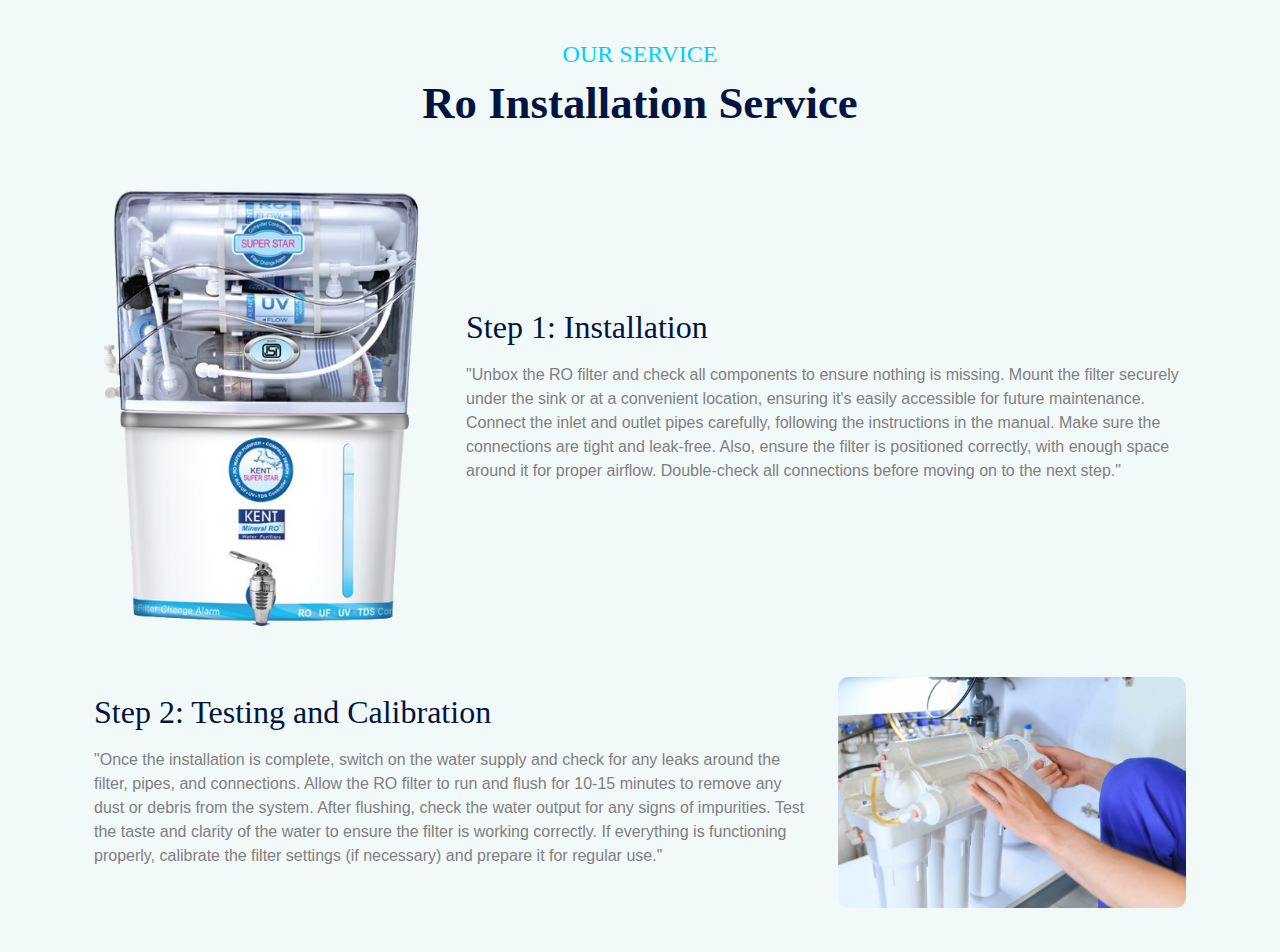
<file: servicefileuse.html>
<!DOCTYPE html>
<html lang="en">




        <!-- Customized Bootstrap Stylesheet -->
        <link href="css/bootstrap.min.css" rel="stylesheet">

 <style>
  /*** Service Start ***/
.service-item {
    position: relative;
    box-shadow: 0 0 45px rgba(0, 0, 0, .08);
}

.service-item::after {
    content: "";
    position: absolute;
    width: 0;
    height: 0;
    left: 0;
    bottom: 0;
    border-radius: 10px;
    background: var(--bs-primary);
    transition: 0.5s;
    z-index: 1;
}

.service-item:hover::after {
    width: 100%;
    height: 100%;
}

.service-item:hover .service-content,
.service-item:hover .service-btn {
    position: relative;
    z-index: 2;
}

.service-item .service-content a,
.service-item .service-content p {
    transition: 0.5s;
}

.service-item:hover .service-content a:hover {
    color: var(--bs-secondary);
}

.service-item:hover .service-content p {
    color: var(--bs-white);
} 

.service-item .service-btn {
    width: 80px;
    height: 80px;
    border-radius: 50px;
    display: flex;
    align-items: center;
    justify-content: center;
    background: var(--bs-primary);
    transition: 0.5s;
}

.service-item .service-btn i {
    transition: 0.5s;
}

.service-item:hover .service-btn {
    background: var(--bs-white);
}

.service-item:hover .service-btn i {
    transform: rotate(360deg);
    color: var(--bs-primary) !important;
}
/*** Service End ***/
 </style>
  <!-- Service Start -->
  <div class="container-fluid service bg-light overflow-hidden py-5">
    <div class="container py-3">
        <div class="text-center mx-auto pb-5 wow fadeInUp" data-wow-delay="0.2s" style="max-width: 800px;">
            <h4 class="text-uppercase text-primary">Our Service</h4>
            <h1 class="display-3 text-capitalize mb-1">Ro installation Service</h1>
        </div>
<!-- content 3 -->
<div class="container py-1">
<!-- First Section: Image on the left, Text on the right -->
<div class="row align-items-center mb-5 wow fadeInRight" data-wow-delay="0.2s">
<div class="col-lg-4 mb-4 mb-lg-0">
    <img src="./img/servicepage2.png" class="img-fluid rounded w-100" alt="Descriptive Alt Text" style="object-fit: cover;">
</div>
<div class="col-lg-8">
    <h2 class="mb-3">Step 1: Installation</h2>
    <p class="mb-4">
        "Unbox the RO filter and check all components to ensure nothing is missing. Mount the filter securely under the sink or at a convenient location, ensuring it's easily accessible for future maintenance. Connect the inlet and outlet pipes carefully, following the instructions in the manual. Make sure the connections are tight and leak-free. Also, ensure the filter is positioned correctly, with enough space around it for proper airflow. Double-check all connections before moving on to the next step."
    </p>
</div>
</div>

<!-- Second Section: Text on the left, Image on the right -->
<div class="row align-items-center wow fadeInLeft" data-wow-delay="0.2s">
<div class="col-lg-4 order-lg-2 mb-4 mb-lg-0">
    <img src="./img/installatonstep-2.jpg" class="img-fluid rounded w-100" alt="Descriptive Alt Text" style="object-fit: cover;">
</div>
<div class="col-lg-8 order-lg-1">
    <h2 class="mb-3">Step 2: Testing and Calibration</h2>
    <p class="mb-4">
        "Once the installation is complete, switch on the water supply and check for any leaks around the filter, pipes, and connections. Allow the RO filter to run and flush for 10-15 minutes to remove any dust or debris from the system. After flushing, check the water output for any signs of impurities. Test the taste and clarity of the water to ensure the filter is working correctly. If everything is functioning properly, calibrate the filter settings (if necessary) and prepare it for regular use."
    </p>
</div>
</div>
</div>


<!-- content 3 -->
 <!-- content of RO -->
    </div>
</div>
</file>
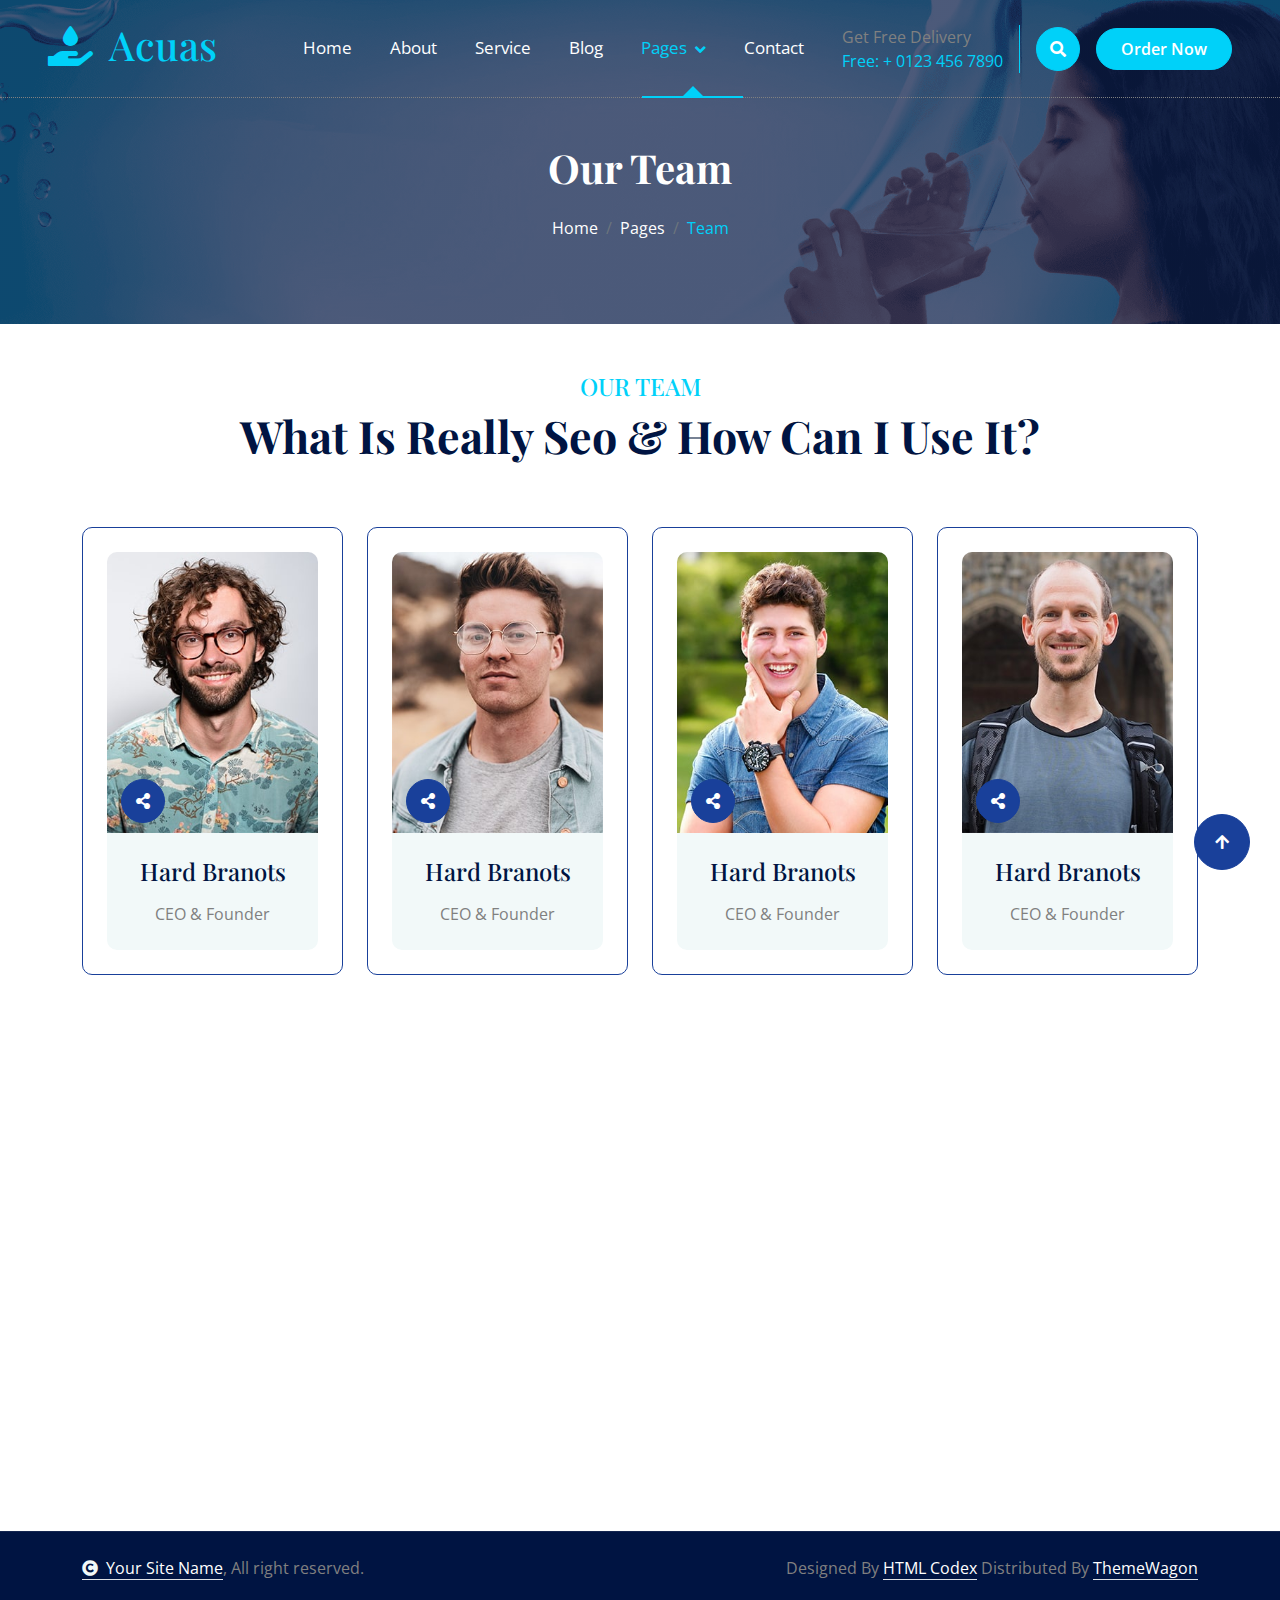
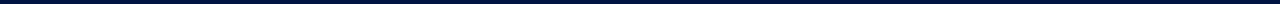
<file: team.html>
<!DOCTYPE html>
<html lang="en">

    <head>
        <meta charset="utf-8">
        <title>Acuas - Drinking Water Website Template</title>
        <meta content="width=device-width, initial-scale=1.0" name="viewport">
        <meta content="" name="keywords">
        <meta content="" name="description">

        <!-- Google Web Fonts -->
        <link rel="preconnect" href="https://fonts.googleapis.com">
        <link rel="preconnect" href="https://fonts.gstatic.com" crossorigin>
        <link href="https://fonts.googleapis.com/css2?family=Open+Sans:ital,wdth,wght@0,75..100,300..800;1,75..100,300..800&family=Playfair+Display:ital,wght@0,400..900;1,400..900&display=swap" rel="stylesheet"> 

        <!-- Icon Font Stylesheet -->
        <link rel="stylesheet" href="https://use.fontawesome.com/releases/v5.15.4/css/all.css"/>
        <link href="https://cdn.jsdelivr.net/npm/bootstrap-icons@1.4.1/font/bootstrap-icons.css" rel="stylesheet">

        <!-- Libraries Stylesheet -->
        <link href="lib/animate/animate.min.css" rel="stylesheet">
        <link href="lib/owlcarousel/assets/owl.carousel.min.css" rel="stylesheet">


        <!-- Customized Bootstrap Stylesheet -->
        <link href="css/bootstrap.min.css" rel="stylesheet">

        <!-- Template Stylesheet -->
        <link href="css/style.css" rel="stylesheet">
    </head>

    <body>

        <!-- Spinner Start -->
        <div id="spinner" class="show bg-white position-fixed translate-middle w-100 vh-100 top-50 start-50 d-flex align-items-center justify-content-center">
            <div class="spinner-border text-primary" style="width: 3rem; height: 3rem;" role="status">
                <span class="sr-only">Loading...</span>
            </div>
        </div>
        <!-- Spinner End -->

        <!-- Navbar & Hero Start -->
        <div class="container-fluid position-relative p-0">
            <nav class="navbar navbar-expand-lg navbar-light px-4 px-lg-5 py-3 py-lg-0">
                <a href="" class="navbar-brand p-0">
                    <h1 class="text-primary"><i class="fas fa-hand-holding-water me-3"></i>Acuas</h1>
                    <!-- <img src="img/logo.png" alt="Logo"> -->
                </a>
                <button class="navbar-toggler" type="button" data-bs-toggle="collapse" data-bs-target="#navbarCollapse">
                    <span class="fa fa-bars"></span>
                </button>
                <div class="collapse navbar-collapse" id="navbarCollapse">
                    <div class="navbar-nav ms-auto py-0">
                        <a href="index.html" class="nav-item nav-link">Home</a>
                        <a href="about.html" class="nav-item nav-link">About</a>
                        <a href="service.html" class="nav-item nav-link">Service</a>
                        <a href="blog.html" class="nav-item nav-link">Blog</a>
                        <div class="nav-item dropdown active">
                            <a href="#" class="nav-link dropdown-toggle active" data-bs-toggle="dropdown">Pages</a>
                            <div class="dropdown-menu m-0">
                                <a href="feature.html" class="dropdown-item">Our Feature</a>
                                <a href="product.html" class="dropdown-item">Our Product</a>
                                <a href="team.html" class="dropdown-item active">Our Team</a>
                                <a href="testimonial.html" class="dropdown-item">Testimonial</a>
                                <a href="404.html" class="dropdown-item">404 Page</a>
                            </div>
                        </div>
                        <a href="contact.html" class="nav-item nav-link">Contact</a>
                    </div>
                    <div class="d-none d-xl-flex me-3">
                        <div class="d-flex flex-column pe-3 border-end border-primary">
                            <span class="text-body">Get Free Delivery</span>
                            <a href="tel:+4733378901"><span class="text-primary">Free: + 0123 456 7890</span></a>
                        </div>
                    </div>
                    <button class="btn btn-primary btn-md-square d-flex flex-shrink-0 mb-3 mb-lg-0 rounded-circle me-3" data-bs-toggle="modal" data-bs-target="#searchModal"><i class="fas fa-search"></i></button>
                    <a href="" class="btn btn-primary rounded-pill d-inline-flex flex-shrink-0 py-2 px-4">Order Now</a>
                </div>
            </nav>

            <!-- Header Start -->
            <div class="container-fluid bg-breadcrumb">
                <div class="container text-center py-5" style="max-width: 900px;">
                    <h4 class="text-white display-4 mb-4 wow fadeInDown" data-wow-delay="0.1s">Our Team</h4>
                    <ol class="breadcrumb d-flex justify-content-center mb-0 wow fadeInDown" data-wow-delay="0.3s">
                        <li class="breadcrumb-item"><a href="index.html">Home</a></li>
                        <li class="breadcrumb-item"><a href="#">Pages</a></li>
                        <li class="breadcrumb-item active text-primary">Team</li>
                    </ol>    
                </div>
            </div>
            <!-- Header End -->
        </div>
        <!-- Navbar & Hero End -->

        <!-- Modal Search Start -->
        <div class="modal fade" id="searchModal" tabindex="-1" aria-labelledby="exampleModalLabel" aria-hidden="true">
            <div class="modal-dialog modal-fullscreen">
                <div class="modal-content rounded-0">
                    <div class="modal-header">
                        <h4 class="modal-title mb-0" id="exampleModalLabel">Search by keyword</h4>
                        <button type="button" class="btn-close" data-bs-dismiss="modal" aria-label="Close"></button>
                    </div>
                    <div class="modal-body d-flex align-items-center">
                        <div class="input-group w-75 mx-auto d-flex">
                            <input type="search" class="form-control p-3" placeholder="keywords" aria-describedby="search-icon-1">
                            <span id="search-icon-1" class="input-group-text btn border p-3"><i class="fa fa-search text-white"></i></span>
                        </div>
                    </div>
                </div>
            </div>
        </div>
        <!-- Modal Search End -->

        <!-- Team Start -->
        <div class="container-fluid team py-5">
            <div class="container py-5">
                <div class="text-center mx-auto pb-5 wow fadeInUp" data-wow-delay="0.2s" style="max-width: 800px;">
                    <h4 class="text-uppercase text-primary">Our Team</h4>
                    <h1 class="display-3 text-capitalize mb-3">What is Really seo & How Can I Use It?</h1>
                </div>
                <div class="row g-4">
                    <div class="col-md-6 col-lg-6 col-xl-3 wow fadeInUp" data-wow-delay="0.2s">
                        <div class="team-item p-4">
                            <div class="team-inner rounded">
                                <div class="team-img">
                                    <img src="img/team-1.jpg" class="img-fluid rounded-top w-100" alt="Image">
                                    <div class="team-share">
                                        <a class="btn btn-secondary btn-md-square rounded-pill text-white mx-1" href=""><i class="fas fa-share-alt"></i></a>
                                    </div>
                                    <div class="team-icon rounded-pill py-2 px-2">
                                        <a class="btn btn-secondary btn-sm-square rounded-pill mx-1" href=""><i class="fab fa-facebook-f"></i></a>
                                        <a class="btn btn-secondary btn-sm-square rounded-pill me-1" href=""><i class="fab fa-twitter"></i></a>
                                        <a class="btn btn-secondary btn-sm-square rounded-pill me-1" href=""><i class="fab fa-linkedin-in"></i></a>
                                        <a class="btn btn-secondary btn-sm-square rounded-pill me-1" href=""><i class="fab fa-instagram"></i></a>
                                    </div>
                                </div>
                                <div class="bg-light rounded-bottom text-center py-4">
                                    <h4 class="mb-3">Hard Branots</h4>
                                    <p class="mb-0">CEO & Founder</p>
                                </div>
                            </div>
                        </div>
                    </div>
                    <div class="col-md-6 col-lg-6 col-xl-3 wow fadeInUp" data-wow-delay="0.4s">
                        <div class="team-item p-4">
                            <div class="team-inner rounded">
                                <div class="team-img">
                                    <img src="img/team-2.jpg" class="img-fluid rounded-top w-100" alt="Image">
                                    <div class="team-share">
                                        <a class="btn btn-secondary btn-md-square rounded-pill text-white mx-1" href=""><i class="fas fa-share-alt"></i></a>
                                    </div>
                                    <div class="team-icon rounded-pill py-2 px-2">
                                        <a class="btn btn-secondary btn-sm-square rounded-pill mx-1" href=""><i class="fab fa-facebook-f"></i></a>
                                        <a class="btn btn-secondary btn-sm-square rounded-pill me-1" href=""><i class="fab fa-twitter"></i></a>
                                        <a class="btn btn-secondary btn-sm-square rounded-pill me-1" href=""><i class="fab fa-linkedin-in"></i></a>
                                        <a class="btn btn-secondary btn-sm-square rounded-pill me-1" href=""><i class="fab fa-instagram"></i></a>
                                    </div>
                                </div>
                                <div class="bg-light rounded-bottom text-center py-4">
                                    <h4 class="mb-3">Hard Branots</h4>
                                    <p class="mb-0">CEO & Founder</p>
                                </div>
                            </div>
                        </div>
                    </div>
                    <div class="col-md-6 col-lg-6 col-xl-3 wow fadeInUp" data-wow-delay="0.6s">
                        <div class="team-item p-4">
                            <div class="team-inner rounded">
                                <div class="team-img">
                                    <img src="img/team-3.jpg" class="img-fluid rounded-top w-100" alt="Image">
                                    <div class="team-share">
                                        <a class="btn btn-secondary btn-md-square rounded-pill text-white mx-1" href=""><i class="fas fa-share-alt"></i></a>
                                    </div>
                                    <div class="team-icon rounded-pill py-2 px-2">
                                        <a class="btn btn-secondary btn-sm-square rounded-pill mx-1" href=""><i class="fab fa-facebook-f"></i></a>
                                        <a class="btn btn-secondary btn-sm-square rounded-pill me-1" href=""><i class="fab fa-twitter"></i></a>
                                        <a class="btn btn-secondary btn-sm-square rounded-pill me-1" href=""><i class="fab fa-linkedin-in"></i></a>
                                        <a class="btn btn-secondary btn-sm-square rounded-pill me-1" href=""><i class="fab fa-instagram"></i></a>
                                    </div>
                                </div>
                                <div class="bg-light rounded-bottom text-center py-4">
                                    <h4 class="mb-3">Hard Branots</h4>
                                    <p class="mb-0">CEO & Founder</p>
                                </div>
                            </div>
                        </div>
                    </div>
                    <div class="col-md-6 col-lg-6 col-xl-3 wow fadeInUp" data-wow-delay="0.8s">
                        <div class="team-item p-4">
                            <div class="team-inner rounded">
                                <div class="team-img">
                                    <img src="img/team-4.jpg" class="img-fluid rounded-top w-100" alt="Image">
                                    <div class="team-share">
                                        <a class="btn btn-secondary btn-md-square rounded-pill text-white mx-1" href=""><i class="fas fa-share-alt"></i></a>
                                    </div>
                                    <div class="team-icon rounded-pill py-2 px-2">
                                        <a class="btn btn-secondary btn-sm-square rounded-pill mx-1" href=""><i class="fab fa-facebook-f"></i></a>
                                        <a class="btn btn-secondary btn-sm-square rounded-pill me-1" href=""><i class="fab fa-twitter"></i></a>
                                        <a class="btn btn-secondary btn-sm-square rounded-pill me-1" href=""><i class="fab fa-linkedin-in"></i></a>
                                        <a class="btn btn-secondary btn-sm-square rounded-pill me-1" href=""><i class="fab fa-instagram"></i></a>
                                    </div>
                                </div>
                                <div class="bg-light rounded-bottom text-center py-4">
                                    <h4 class="mb-3">Hard Branots</h4>
                                    <p class="mb-0">CEO & Founder</p>
                                </div>
                            </div>
                        </div>
                    </div>
                </div>
            </div>
        </div>
        <!-- Team End -->

        <!-- Footer Start -->
        <div class="container-fluid footer py-5 wow fadeIn" data-wow-delay="0.2s">
            <div class="container py-5">
                <div class="row g-5 mb-5 align-items-center">
                    <div class="col-lg-7">
                        <div class="position-relative mx-auto">
                            <input class="form-control rounded-pill w-100 py-3 ps-4 pe-5" type="text" placeholder="Email address to Subscribe">
                            <button type="button" class="btn btn-secondary rounded-pill position-absolute top-0 end-0 py-2 px-4 mt-2 me-2">Subscribe</button>
                        </div>
                    </div>
                    <div class="col-lg-5">
                        <div class="d-flex align-items-center justify-content-center justify-content-lg-end">
                            <a class="btn btn-secondary btn-md-square rounded-circle me-3" href=""><i class="fab fa-facebook-f"></i></a>
                            <a class="btn btn-secondary btn-md-square rounded-circle me-3" href=""><i class="fab fa-twitter"></i></a>
                            <a class="btn btn-secondary btn-md-square rounded-circle me-3" href=""><i class="fab fa-instagram"></i></a>
                            <a class="btn btn-secondary btn-md-square rounded-circle me-0" href=""><i class="fab fa-linkedin-in"></i></a>
                        </div>
                    </div>
                </div>
                <div class="row g-5">
                    <div class="col-md-6 col-lg-6 col-xl-3">
                        <div class="footer-item d-flex flex-column">
                            <div class="footer-item">
                                <h3 class="text-white mb-4"><i class="fas fa-hand-holding-water text-primary me-3"></i>Acuas</h3>
                                <p class="mb-3">Dolor amet sit justo amet elitr clita ipsum elitr est.Lorem ipsum dolor sit amet, consectetur adipiscing elit consectetur adipiscing elit.</p>
                            </div>
                            <div class="position-relative">
                                <input class="form-control rounded-pill w-100 py-3 ps-4 pe-5" type="text" placeholder="Enter your email">
                                <button type="button" class="btn btn-secondary rounded-pill position-absolute top-0 end-0 py-2 mt-2 me-2">SignUp</button>
                            </div>
                        </div>
                    </div>
                    <div class="col-md-6 col-lg-6 col-xl-3">
                        <div class="footer-item d-flex flex-column">
                            <h4 class="text-white mb-4">About Us</h4>
                            <a href="#"><i class="fas fa-angle-right me-2"></i> Why Choose Us</a>
                            <a href="#"><i class="fas fa-angle-right me-2"></i> Free Water Bottles</a>
                            <a href="#"><i class="fas fa-angle-right me-2"></i> Water Dispensers</a>
                            <a href="#"><i class="fas fa-angle-right me-2"></i> Bottled Water Coolers</a>
                            <a href="#"><i class="fas fa-angle-right me-2"></i> Contact us</a>
                            <a href="#"><i class="fas fa-angle-right me-2"></i> Terms & Conditions</a>
                        </div>
                    </div>
                    <div class="col-md-6 col-lg-6 col-xl-3">
                        <div class="footer-item d-flex flex-column">
                            <h4 class="text-white mb-4">Business Hours</h4>
                            <div class="mb-3">
                                <h6 class="text-muted mb-0">Mon - Friday:</h6>
                                <p class="text-white mb-0">09.00 am to 07.00 pm</p>
                            </div>
                            <div class="mb-3">
                                <h6 class="text-muted mb-0">Saturday:</h6>
                                <p class="text-white mb-0">10.00 am to 05.00 pm</p>
                            </div>
                            <div class="mb-3">
                                <h6 class="text-muted mb-0">Vacation:</h6>
                                <p class="text-white mb-0">All Sunday is our vacation</p>
                            </div>
                        </div>
                    </div>
                    <div class="col-md-6 col-lg-6 col-xl-3">
                        <div class="footer-item d-flex flex-column">
                            <h4 class="text-white mb-4">Contact Info</h4>
                            <a href="#"><i class="fa fa-map-marker-alt me-2"></i> 123 Street, New York, USA</a>
                            <a href="mailto:info@example.com"><i class="fas fa-envelope me-2"></i> info@example.com</a>
                            <a href="mailto:info@example.com"><i class="fas fa-envelope me-2"></i> info@example.com</a>
                            <a href="tel:+012 345 67890"><i class="fas fa-phone me-2"></i> +012 345 67890</a>
                            <a href="tel:+012 345 67890" class="mb-3"><i class="fas fa-print me-2"></i> +012 345 67890</a>
                        </div>
                    </div>
                </div>
            </div>
        </div>
        <!-- Footer End -->

        
        <!-- Copyright Start -->
        <div class="container-fluid copyright py-4">
            <div class="container">
                <div class="row g-4 align-items-center">
                    <div class="col-md-6 text-center text-md-start mb-md-0">
                        <span class="text-body"><a href="#" class="border-bottom text-white"><i class="fas fa-copyright text-light me-2"></i>Your Site Name</a>, All right reserved.</span>
                    </div>
                    <div class="col-md-6 text-center text-md-end text-body">
                        <!--/*** This template is free as long as you keep the below author’s credit link/attribution link/backlink. ***/-->
                        <!--/*** If you'd like to use the template without the below author’s credit link/attribution link/backlink, ***/-->
                        <!--/*** you can purchase the Credit Removal License from "https://htmlcodex.com/credit-removal". ***/-->
                        Designed By <a class="border-bottom text-white" href="https://htmlcodex.com">HTML Codex</a> Distributed By <a class="border-bottom text-white" href="https://themewagon.com">ThemeWagon</a>
                    </div>
                </div>
            </div>
        </div>
        <!-- Copyright End -->


        <!-- Back to Top -->
        <a href="#" class="btn btn-secondary btn-lg-square rounded-circle back-to-top"><i class="fa fa-arrow-up"></i></a>   

        
    <!-- JavaScript Libraries -->
    <script src="https://ajax.googleapis.com/ajax/libs/jquery/3.6.4/jquery.min.js"></script>
    <script src="https://cdn.jsdelivr.net/npm/bootstrap@5.0.0/dist/js/bootstrap.bundle.min.js"></script>
    <script src="lib/wow/wow.min.js"></script>
    <script src="lib/easing/easing.min.js"></script>
    <script src="lib/waypoints/waypoints.min.js"></script>
    <script src="lib/counterup/counterup.min.js"></script>
    <script src="lib/owlcarousel/owl.carousel.min.js"></script>
    

    <!-- Template Javascript -->
    <script src="js/main.js"></script>
    </body>

</html>
</file>
<file: css/style.css>
/*** Spinner Start ***/
/*** Spinner ***/
#spinner {
    opacity: 0;
    visibility: hidden;
    transition: opacity .5s ease-out, visibility 0s linear .5s;
    z-index: 99999;
}

#spinner.show {
    transition: opacity .5s ease-out, visibility 0s linear 0s;
    visibility: visible;
    opacity: 1;
}
/*** Spinner End ***/

.back-to-top {
    position: fixed;
    right: 30px;
    bottom: 30px;
    transition: 0.5s;
    z-index: 99;
}

/*** Button Start ***/
.btn {
    font-weight: 600;
    transition: .5s;
}

.btn-square {
    width: 32px;
    height: 32px;
}

.btn-sm-square {
    width: 34px;
    height: 34px;
}

.btn-md-square {
    width: 44px;
    height: 44px;
}

.btn-lg-square {
    width: 56px;
    height: 56px;
}

.btn-xl-square {
    width: 66px;
    height: 66px;
}

.btn-square,
.btn-sm-square,
.btn-md-square,
.btn-lg-square,
.btn-xl-square {
    padding: 0;
    display: flex;
    align-items: center;
    justify-content: center;
    font-weight: normal;
}

.btn.btn-primary {
    color: var(--bs-white);
}

.btn.btn-primary:hover {
    background: var(--bs-secondary);
    border: 1px solid var(--bs-secondary);
}

.btn.btn-secondary {
    color: var(--bs-white);
   
}

.btn.btn-secondary:hover {
    background: var(--bs-primary);
    border: 1px solid var(--bs-primary);
}
/*** Topbar Start ***/

/*** Navbar ***/
.navbar-light .navbar-nav .nav-link {
    position: relative;
    margin-right: 38px;
    padding: 35px 0;
    color: var(--bs-white);
    font-size: 17px;
    font-weight: 400;
    outline: none;
    transition: .5s;
}

.sticky-top.navbar-light .navbar-nav .nav-link {
    padding: 20px 0;
    color: var(--bs-dark);
}

.navbar-light .navbar-nav .nav-link:hover,
.navbar-light .navbar-nav .nav-link.active {
    color: var(--bs-primary);
}

.navbar-light .navbar-brand img {
    max-height: 60px;
    transition: .5s;
}

.sticky-top.navbar-light .navbar-brand img {
    max-height: 45px;
}

.navbar .dropdown-toggle::after {
    border: none;
    content: "\f107";
    font-family: "Font Awesome 5 Free";
    font-weight: 600;
    vertical-align: middle;
    margin-left: 8px;
}

.dropdown .dropdown-menu a:hover {
    background: var(--bs-primary);
    color: var(--bs-white);
}

.navbar .nav-item:hover .dropdown-menu {
    transform: rotateX(0deg);
    visibility: visible;
    background: var(--bs-light);
    transition: .5s;
    opacity: 1;
}

@media (max-width: 991.98px) {
    .sticky-top.navbar-light {
        position: relative;
        background: var(--bs-white);
    }

    .navbar.navbar-expand-lg .navbar-toggler {
        padding: 10px 20px;
        border: 1px solid var(--bs-primary);
        color: var(--bs-primary);
    }

    .navbar-light .navbar-collapse {
        margin-top: 15px;
        border-top: 1px solid rgba(0, 0, 0, .08);
    }

    .navbar-light .navbar-nav .nav-link,
    .sticky-top.navbar-light .navbar-nav .nav-link {
        padding: 10px 0;
        margin-left: 0;
        color: var(--bs-dark);
    }

    .navbar-light .navbar-brand img {
        max-height: 45px;
    }
}

@media (min-width: 992px) {
    .navbar .nav-item .dropdown-menu {
        display: block;
        visibility: hidden;
        top: 100%;
        transform: rotateX(-75deg);
        transform-origin: 0% 0%;
        border: 0;
        border-radius: 10px;
        transition: .5s;
        opacity: 0;
    }

    .navbar-light {
        position: absolute;
        width: 100%;
        top: 0;
        left: 0;
        border-top: 0;
        border-right: 0;
        border-bottom: 1px solid;
        border-left: 0;
        border-style: dotted;
        z-index: 999;
    }
    
    .sticky-top.navbar-light {
        position: fixed;
        background: var(--bs-light);
        border: none;
    }

    .navbar-light .navbar-nav .nav-item::before {
        position: absolute;
        content: "";
        width: 0;
        height: 2px;
        bottom: -1px;
        left: 50%;
        background: var(--bs-primary);
        transition: .5s;
    }

    .sticky-top.navbar-light .navbar-nav .nav-item::before {
        bottom: 0;
    }

    .navbar-light .navbar-nav .nav-item::after {
        content: "";
        position: absolute;
        bottom: 1px;
        left: 50%;
        transform: translateX(-50%);
        border: 10px solid;
        border-color: transparent transparent var(--bs-primary) transparent;
        opacity: 0;
        transition: 0.5s;
    }

    .navbar-light .navbar-nav .nav-item:hover::after,
    .navbar-light .navbar-nav .nav-item.active::after {
        bottom: 1px;
        opacity: 1;
    }

    .navbar-light .navbar-nav .nav-item:hover::before,
    .navbar-light .navbar-nav .nav-item.active::before {
        width: calc(100% - 2px);
        left: 1px;
    }

    .navbar-light .navbar-nav .nav-link.nav-contact::before {
        display: none;
    }
}
/*** Carousel Hero Header Start ***/
.carousel-header {
    position: relative;
    overflow: hidden;
}

.carousel-indicators {
    display: none;
}

.carousel .carousel-control-prev,
.carousel .carousel-control-next {
    width: 0;
}

.carousel .carousel-control-prev .carousel-control-prev-icon,
.carousel .carousel-control-next .carousel-control-next-icon {
    position: absolute;
    top: 50%;
    transform: translateY(-50%);
    padding: 25px 25px;
    display: flex;
    align-items: center;
    justify-content: center;
    background: var(--bs-primary);
    transition: 0.5s;
}

.carousel .carousel-control-prev .carousel-control-prev-icon {
    left: 0;
    border-left: 0;
    border-top-left-radius: 0;
    border-top-right-radius: 50px;
    border-bottom-left-radius: 0;
    border-bottom-right-radius: 50px;

}

.carousel .carousel-control-next .carousel-control-next-icon {
    right: 0;
    border-right: 0;
    border-top-left-radius: 50px;
    border-top-right-radius: 0;
    border-bottom-left-radius: 50px;
    border-bottom-right-radius: 0;
}

.carousel .carousel-control-prev .carousel-control-prev-icon:hover,
.carousel .carousel-control-next .carousel-control-next-icon:hover {
    background: var(--bs-secondary);
}

.carousel .carousel-inner .carousel-item {
    position: relative;
}

.carousel .carousel-inner .carousel-item .carousel-caption-1  {
    position: absolute;
    width: 100%;
    height: 100%;
    top: 0;
    left: 0;
    padding-top: 100px;
    display: flex;
    align-items: center;
    justify-content: end;
    background: linear-gradient(rgba(0, 0, 0, .5), rgba(0, 0, 0, 0.5));
    background-size: cover;
}

.carousel-caption-1-content {
    text-align: end;
    padding-right: 100px;
}

.carousel-caption-1-content .carousel-caption-1-content-btn {
    display: flex;
    justify-content: end;
}

.carousel .carousel-inner .carousel-item .carousel-caption-2  {
    position: absolute;
    width: 100%;
    height: 100%;
    top: 0;
    left: 0;
    padding-top: 100px;
    display: flex;
    align-items: center;
    text-align: center;
    background: linear-gradient(rgba(0, 0, 0, .5), rgba(0, 0, 0, 0.5));
    background-size: cover;
}

.carousel-caption-2-content {
    text-align: start;
    padding-left: 100px;
}

.carousel-caption-2-content .carousel-caption-2-content-btn {
    display: flex;
    justify-content: start;
}


@media (max-width: 992px) {
    .carousel .carousel-inner .carousel-item {
        height: 700px;
        margin-top: -100px;
    }

    .carousel .carousel-inner .carousel-item img {
        height: 700px;
        object-fit: cover;
    }


    .carousel .carousel-inner .carousel-item .carousel-caption-1 {
        max-width: 100% !important;
        justify-content: center;
    }

    .carousel-caption-1-content {
        padding: 0 20px !important;
        text-align: center !important;
    }

    .carousel-caption-1-content .carousel-caption-1-content-btn {
        justify-content: center;
    }


    .carousel .carousel-inner .carousel-item .carousel-caption-2 {
        max-width: 100% !important;
        justify-content: center;
    }

    .carousel-caption-2-content {
        padding: 0 20px !important;
        text-align: center !important;
    }

    .carousel-caption-2-content .carousel-caption-2-content-btn {
        justify-content: center;
    }



    .carousel .carousel-control-prev .carousel-control-prev-icon,
    .carousel .carousel-control-next .carousel-control-next-icon {
        display: none;
    }
}

.modal .modal-header {
    height: 100px;
}

#searchModal .modal-content {
    background: rgba(255, 255, 255, .6);
}
/*** Carousel Hero Header End ***/

/*** Single Page Hero Header Start ***/
.bg-breadcrumb {
    position: relative;
    overflow: hidden;
    background: linear-gradient(rgba(0, 20, 66, 0.7), rgba(0, 20, 66, 0.7)), url(../img/banner8.png);
    background-position: center top;
    background-repeat: no-repeat;
    background-size: cover;
    padding: 120px 0 60px 0;
    transition: 0.5s;
}

.bg-breadcrumb .breadcrumb {
    position: relative;
}

.bg-breadcrumb .breadcrumb .breadcrumb-item a {
    color: var(--bs-white);
}

@media (max-width: 992px) {
    .bg-breadcrumb {
        padding: 60px 0 60px 0;
    }
}

/* code 2 */

/*** Single Page Hero Header End ***/


/*** Features Start ***/
.feature .feature-item {
    display: flex;
    flex-direction: column;
    align-items: center;
    text-align: center;
    background: var(--bs-white);
    border-radius: 10px;
    transition: 0.5s;
}

.feature .feature-item:hover {
    box-shadow: 0 0 45px rgba(0, 0, 0, .08);
}

.feature .feature-item .feature-icon {
    width: 100px;
    height: 100px;
    border-radius: 50px;
    display: flex;
    align-items: center;
    justify-content: center;
    background: var(--bs-primary);
}

.feature .feature-item .feature-icon i {
    transition: 0.5s;
}

.feature .feature-item:hover .feature-icon i {
    transform: rotate(360deg);
}

.feature .feature-item a.btn {
    transition: 0.5s;
}

.feature .feature-item:hover a.btn:hover {
    color: var(--bs-primary) !important;
}
/*** Features End ***/

/*** About Start ***/
.about .about-img {
    position: relative;
    padding-bottom: 30px;
    margin-top: 30px; 
    margin-left: 30px;
}

.about .about-img::before {
    content: "";
    position: absolute;
    width: 100%;
    height: 10px;
    top: -30px;
    right: 0;
    border-radius: 10px;
    background: var(--bs-secondary);

}

.about .about-img::after {
    content: "";
    position: absolute;
    width: 10px;
    height: 100%;
    left: -30px;
    bottom: 30px;
    border-radius: 10px;
    background: var(--bs-secondary);
}

.about .about-img .about-exp {
    position: absolute;
    top: 0;
    left: 0;
    padding: 2%;
    font-size: 30px;
    font-weight: bold;
    background: var(--bs-secondary);
    color: var(--bs-white);
    border: 1px solid var(--bs-secondary);
    margin-top: -30px;
    margin-left: -30px;
    border-radius: 10px;
}
/*** About End ***/

/*** Service Start ***/
.service-item {
    position: relative;
    box-shadow: 0 0 45px rgba(0, 0, 0, .08);
}

.service-item::after {
    content: "";
    position: absolute;
    width: 0;
    height: 0;
    left: 0;
    bottom: 0;
    border-radius: 10px;
    background: var(--bs-primary);
    transition: 0.5s;
    z-index: 1;
}

.service-item:hover::after {
    width: 100%;
    height: 100%;
}

.service-item:hover .service-content,
.service-item:hover .service-btn {
    position: relative;
    z-index: 2;
}

.service-item .service-content a,
.service-item .service-content p {
    transition: 0.5s;
}

.service-item:hover .service-content a:hover {
    color: var(--bs-secondary);
}

.service-item:hover .service-content p {
    color: var(--bs-white);
} 

.service-item .service-btn {
    width: 80px;
    height: 80px;
    border-radius: 50px;
    display: flex;
    align-items: center;
    justify-content: center;
    background: var(--bs-primary);
    transition: 0.5s;
}

.service-item .service-btn i {
    transition: 0.5s;
}

.service-item:hover .service-btn {
    background: var(--bs-white);
}

.service-item:hover .service-btn i {
    transform: rotate(360deg);
    color: var(--bs-primary) !important;
}
/*** Service End ***/


/*** Counter Start ***/
.counter {
    position: relative;
    overflow: hidden;
    background: linear-gradient(rgba(25, 64, 154, 0.9), rgba(25, 64, 154, 1)), url(../img/fact-bg.jpg);
    background-position: center top;
    background-repeat: no-repeat;
    background-size: cover;
}

.counter .counter-item {
    display: flex;
    flex-direction: column;
    justify-content: center;
    text-align: center;
}

.counter .counter-item .counter-item-icon {
    width: 100px;
    height: 100px;
    border-radius: 50px;
    background: var(--bs-primary);
    display: inline-flex;
    align-items: center;
    justify-content: center;
}
/*** Counter End ***/


/*** Products Start ***/
.product .product-item {
    border: 1px solid rgba(196, 211, 211, 0.9);
    border-radius: 10px;
}

/*** Products End ***/

/*** Blog Start ***/
.blog .blog-item {
    border-radius: 10px;
    background: var(--bs-light);
    transition: 0.5s;
}

.blog .blog-item:hover {
    box-shadow: 0 0 45px rgba(0, 0, 0, 0.2);
}

.blog .blog-item .blog-img {
    position: relative;
    overflow: hidden;
    border-top-left-radius: 10px;
    border-top-right-radius: 10px;
}

.blog .blog-item .blog-img::after {
    content: "";
    position: absolute;
    width: 100%;
    height: 100%;
    top: 0;
    left: 0;
    border-top-left-radius: 10px;
    border-top-right-radius: 10px;
    transition: 0.5s;
    z-index: 1;
}

.blog .blog-item .blog-img img {
    transition: 0.5s;
}

.blog .blog-item:hover .blog-img img {
    transform: scale(1.2);
}

.blog .blog-item:hover .blog-img::after {
    background: rgba(0, 209, 249, 0.2);
}

.blog .blog-item .blog-date {
    position: absolute;
    top: 25px;
    left: 25px;
    border-radius: 10px;
    background: var(--bs-primary);
    color: var(--bs-white);
    z-index: 2;
}

.blog .blog-item .blog-content a {
    transition: 0.5s;
}

.blog .blog-item:hover .blog-content a:hover {
    color: var(--bs-primary) !important;
}
/*** Blog End ***/

/*** Team Start ***/
.team .team-item {
    position: relative;
    overflow: hidden;
    background: var(--bs-white);
    border: 1px solid var(--bs-secondary);
    border-radius: 10px;
}

.team .team-item .team-inner {
    transition: 0.5s;
}
.team .team-item:hover .team-inner {
    box-shadow: 0 0 45px rgba(0, 0, 0, 0.2);
}

.team .team-item .team-inner .team-img {
    position: relative;
    z-index: 2;
}

.team .team-item .team-inner .team-img::after {
    content: "";
    width: 100%;
    height: 0;
    position: absolute;
    top: 0;
    left: 0;
    border-top-left-radius: 10px;
    border-top-right-radius: 10px;
    background: rgba(0, 209, 249, 0.2);
    transition: 0.5s;
    z-index: 3;
}

.team .team-item:hover .team-inner .team-img::after {
    height: 100%;
}

.team .team-item .team-inner .team-img .team-share {
    position: absolute;
    left: 10px;
    bottom: 10px;
    transition: 0.5s;
    z-index: 2;
}

.team .team-item:hover .team-inner .team-img .team-share {
    opacity: 0;
}

.team .team-item .team-inner .team-img .team-icon {
    position: absolute;
    bottom: 0;
    left: -100%;
    border-bottom-left-radius: 0 !important; 
    border-top-left-radius: 0 !important;
    display: inline-flex;
    background: var(--bs-primary);
    transition: 0.5s;
    z-index: 4;
}

.team .team-item:hover .team-inner .team-img .team-icon { 
    left: -25px; 
}
/*** Team End ***/


/*** testimonial Start ***/
.testimonial .owl-nav .owl-prev {
    position: absolute;
    top: -58px;
    right: 0;
    background: var(--bs-primary);
    color: var(--bs-white);
    padding: 5px 30px;
    border-radius: 30px;
    transition: 0.5s;
}

.testimonial .owl-nav .owl-prev:hover {
    background: var(--bs-secondary);
    color: var(--bs-white);
}

.testimonial .owl-nav .owl-next {
    position: absolute;
    top: -58px;
    right: 88px;
    background: var(--bs-primary);
    color: var(--bs-white);
    padding: 5px 30px;
    border-radius: 30px;
    transition: 0.5s;
}

.testimonial .owl-nav .owl-next:hover {
    background: var(--bs-secondary);
    color: var(--bs-white);
}

.testimonial-carousel .owl-dots {
    display: flex;
    justify-content: center;
    margin-left: 20px;
    margin-top: 20px;
}

.testimonial-carousel .owl-dots .owl-dot {
    width: 20px;
    height: 20px;
    border-radius: 20px;
    margin-right: 15px;
    border: 1px solid var(--bs-secondary);
    background: var(--bs-primary);
    transition: 0.5s;
}

.testimonial-carousel .owl-dots .owl-dot.active {
    width: 20px;
    height: 20px;
    border-radius: 20px;
    border: 1px solid var(--bs-primary);
    background: var(--bs-secondary) !important;
    transition: 0.5s;
}

.testimonial-carousel .owl-dots .owl-dot span {
    position: relative;
    margin-top: 50%;
    margin-left: 50%;
    transform: translate(-50%, -50%);
    display: flex;
    align-items: center;
    justify-content: center;
    text-align: center;
}

.testimonial-carousel .owl-dots .owl-dot span::after {
    content: "";
    width: 8px;
    height: 8px;
    border-radius: 8px;
    position: absolute;
    top: 50%;
    left: 0;
    transform: translateY(-50%);
    display: flex;
    align-items: center;
    justify-content: center;
    text-align: center;
    background: var(--bs-white);
}

@media (max-width: 992px) {
    .owl-carousel.testimonial-carousel {
        padding-top: 30px;
    }

    .testimonial .owl-nav .owl-prev,
    .testimonial .owl-nav .owl-next {
        top: -30px;
    }
}
/*** testimonial End ***/


/*** social media icon ***/
.sticky-container{
    padding:0px;
    margin:0px;
    position:fixed;
    right:-130px;
    top:230px;
    width:210px;
    z-index: 1100;
  }
  .sticky li{
    border-radius: 18px;
    list-style-type:none;
    background-color: #68adf29e;
    color:#efefef;
    height:43px;
    padding:0px;
    margin:0px 0px 1px 0px;
    -webkit-transition:all 0.25s ease-in-out;
    -moz-transition:all 0.25s ease-in-out;
    -o-transition:all 0.25s ease-in-out;
    transition:all 0.25s ease-in-out;
    cursor:pointer;
  }
  .sticky li:hover{
    margin-left:-115px;
  }
  .sticky li img{
    float:left;
    margin:5px 4px;
    margin-right:5px;
  }
  .sticky li p{
    padding-top:5px;
    margin:0px;
    line-height:16px;
    font-size:11px;
  }
  .sticky li p a{
    text-decoration:none;
    color:#2C3539;
  }
  .sticky li p a:hover{
    text-decoration:underline;
  }
/*** social media icon ***/

/*** Footer Start ***/
.footer {
    background: var(--bs-dark);
}

.footer .footer-item a {
    line-height: 35px;
    color: var(--bs-light);
    transition: 0.5s;
}

.footer .footer-item p {
    line-height: 35px;
    color: var(--bs-light);
}

.footer .footer-item a:hover {
    letter-spacing: 1px;
    color: var(--bs-primary);
}

.footer .footer-item .footer-btn a,
.footer .footer-item .footer-btn a i {
    transition: 0.5s;
}

.footer .footer-item .footer-btn a:hover {
    background: var(--bs-white);
}

.footer .footer-item .footer-btn a:hover i {
    color: var(--bs-primary) !important;
}
/*** Footer End ***/

/*** copyright Start ***/
.copyright {
    border-top: 1px solid rgba(255, 255, 255, 0.08);
    background: var(--bs-dark);
}
/*** copyright end ***/


/* About page custom width image */
  /* Media query for devices with a width less than 399px */
  /* @media (max-width: 399px) {
    .custom-img {
      padding-top: 3rem;  */
      /* Add top padding for small screens */
      /* object-fit: contain; Adjust the image to fit within the container */
    /* }
  } */


/* @media (max-width: 399px) {
    .pt-3 {
        padding-top: 3rem !important;
    }
} */
</file>
